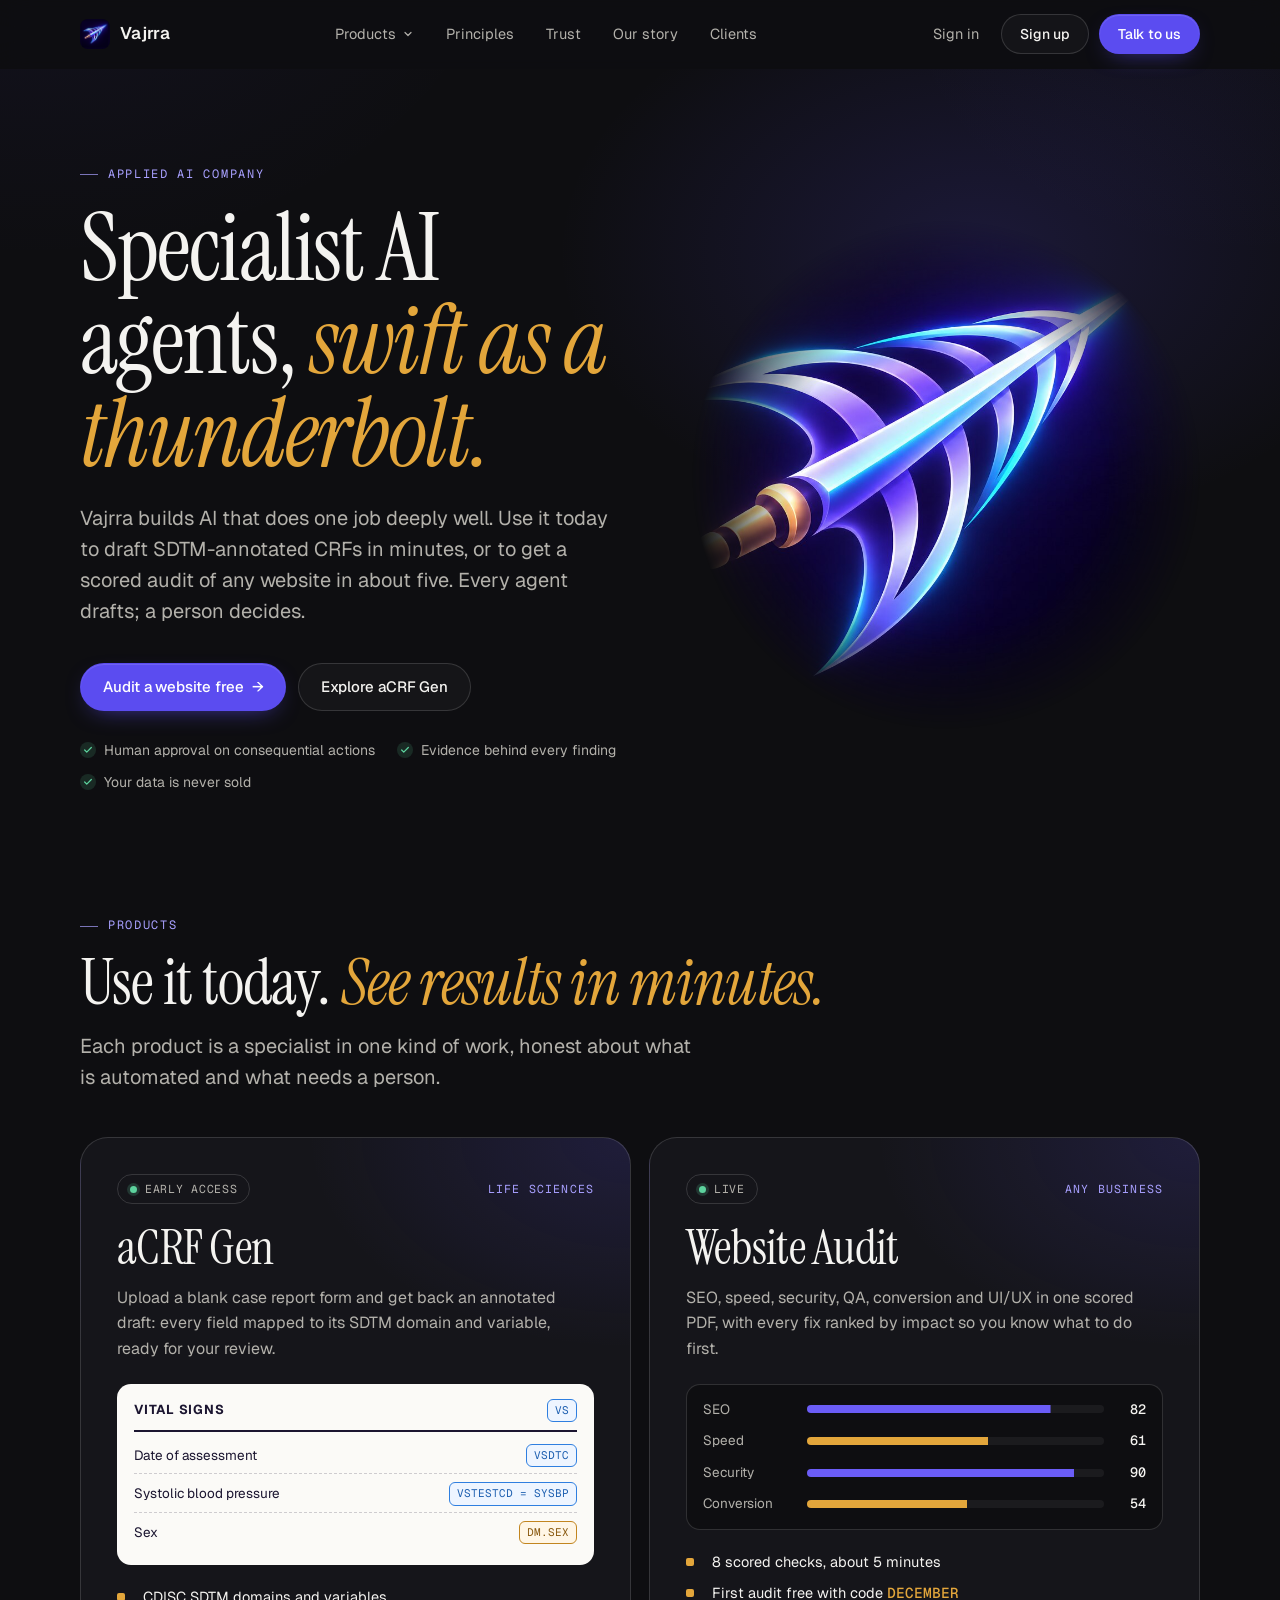
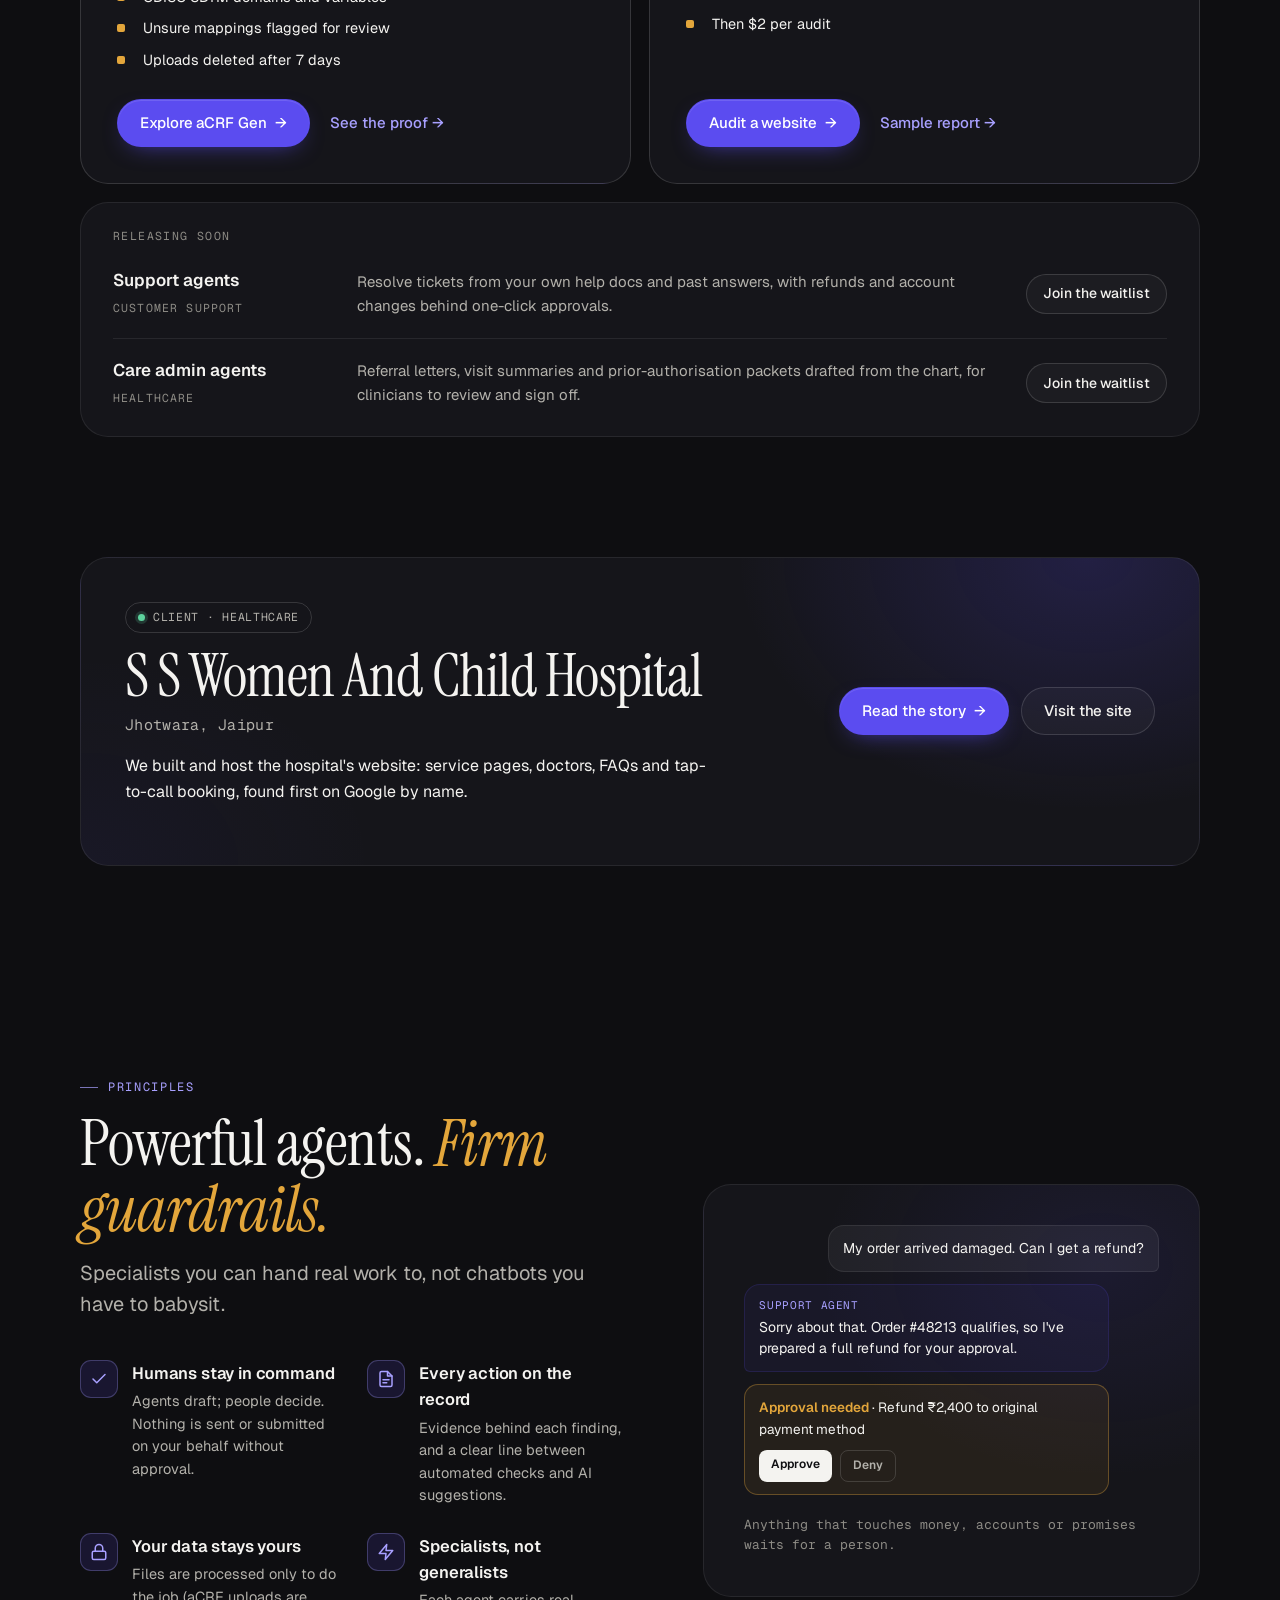
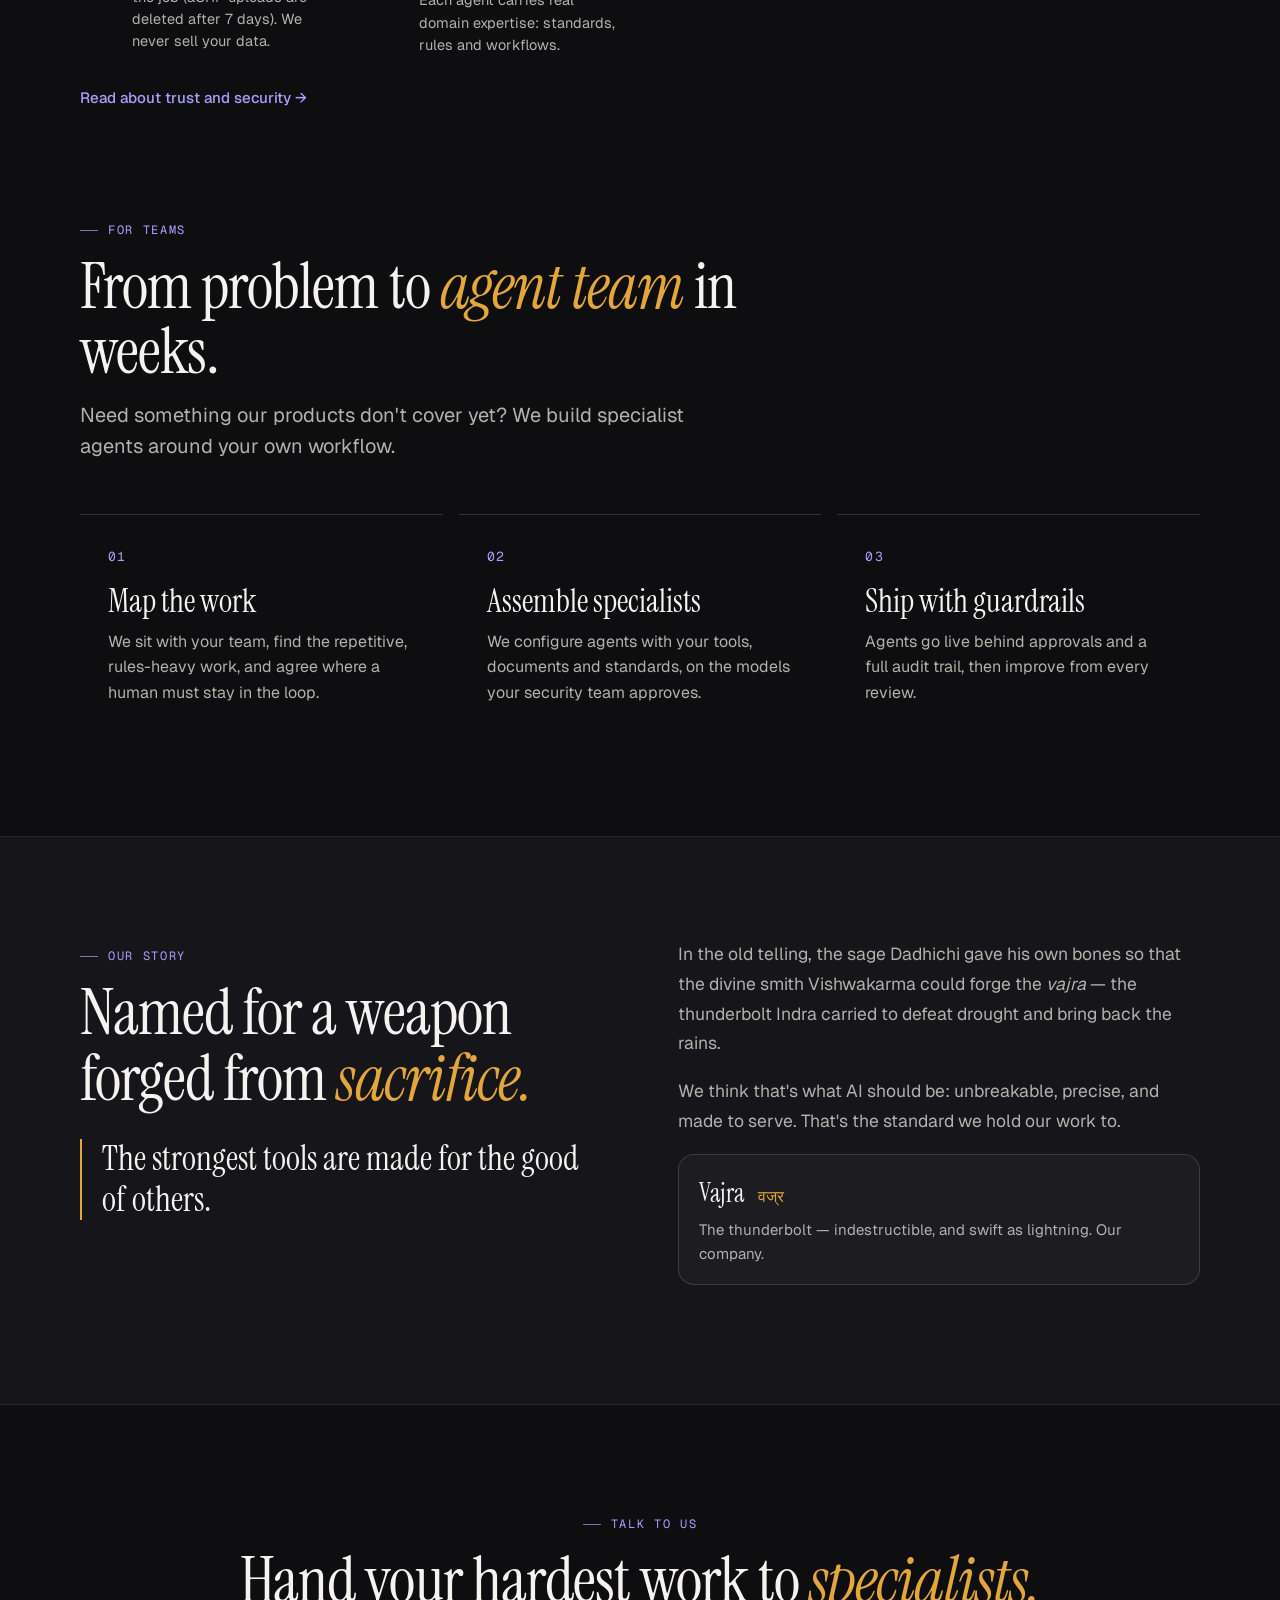
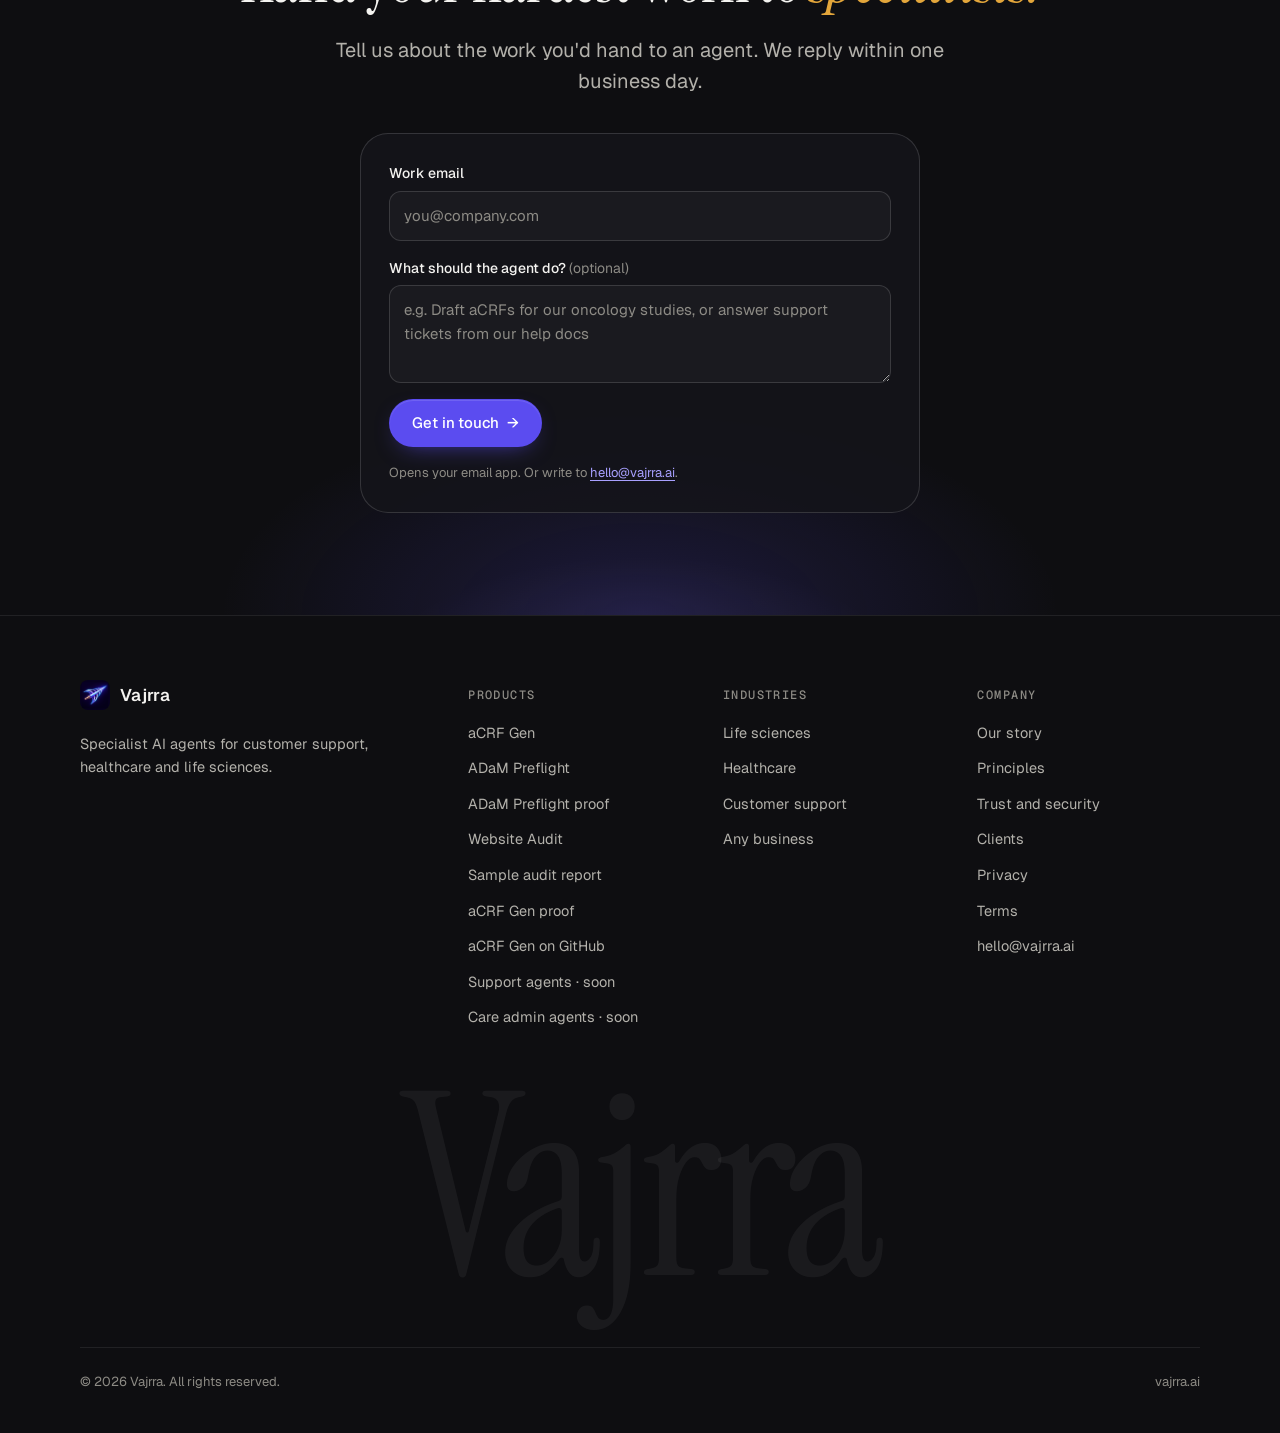
<file: index.html>
<!doctype html>
<html lang="en">
<head>
  <meta charset="utf-8" />
  <meta name="viewport" content="width=device-width, initial-scale=1" />
  <title>Vajrra — Specialist AI agents for life sciences &amp; healthcare</title>
  <meta name="description" content="Vajrra builds specialist AI agents for customer support, healthcare and life sciences — precise, auditable, and always answerable to a human." />
  <meta name="theme-color" content="#0e0e11" />
  <link rel="canonical" href="https://vajrra.ai/" />
  <link rel="icon" type="image/png" sizes="32x32" href="assets/favicon-32.png" />
  <link rel="apple-touch-icon" href="assets/apple-touch-icon.png" />
  <meta property="og:type" content="website" />
  <meta property="og:site_name" content="Vajrra" />
  <meta property="og:title" content="Vajrra — Specialist AI agents for life sciences &amp; healthcare" />
  <meta property="og:description" content="Specialist AI agents for customer support, healthcare and life sciences." />
  <meta property="og:url" content="https://vajrra.ai/" />
  <meta property="og:image" content="https://vajrra.ai/assets/og-image.jpg" />
  <meta name="twitter:card" content="summary_large_image" />
  <link rel="preconnect" href="https://fonts.googleapis.com" />
  <link rel="preconnect" href="https://fonts.gstatic.com" crossorigin />
  <link href="https://fonts.googleapis.com/css2?family=Geist:wght@400;500;600;700&family=Geist+Mono:wght@400;500&family=Instrument+Serif:ital@0;1&display=swap" rel="stylesheet" />
  <link rel="stylesheet" href="styles.css?v=10" />
  <script type="application/ld+json">
    {"@context":"https://schema.org","@graph":[{"@type":"Organization","@id":"https://vajrra.ai/#org","name":"Vajrra","url":"https://vajrra.ai/","logo":"https://vajrra.ai/assets/logo-mark.png","email":"hello@vajrra.ai","description":"Vajrra builds specialist AI agents for customer support, healthcare and life sciences."},{"@type":"WebSite","@id":"https://vajrra.ai/#site","url":"https://vajrra.ai/","name":"Vajrra","publisher":{"@id":"https://vajrra.ai/#org"}}]}
  </script>
</head>
<body>
  <a class="skip" href="#main">Skip to content</a>

  <header class="nav">
    <div class="wrap nav-inner">
      <a class="brand" href="/" aria-label="Vajrra home"><img src="assets/logo-mark.png" alt="" width="30" height="30" />Vajrra</a>
      <nav class="nav-links" aria-label="Primary">
        <div class="nav-item">
          <button class="nav-trigger" aria-expanded="false" aria-controls="products-menu">Products <svg width="12" height="12" viewBox="0 0 24 24" fill="none" stroke="currentColor" stroke-width="2.4" stroke-linecap="round" stroke-linejoin="round" aria-hidden="true"><path d="m6 9 6 6 6-6"/></svg></button>
          <div class="nav-menu" id="products-menu">
            <div class="nav-menu-inner">
              <div class="menu-group">
                <span class="menu-label">Life sciences</span>
                <a class="menu-link" href="acrf.html"><strong>aCRF Gen <em class="badge">Early access</em></strong><small>SDTM-annotated CRFs, drafted in minutes.</small></a>
                <a class="menu-link" href="preflight.html"><strong>ADaM Preflight <em class="badge">Early access</em></strong><small>ADaM specs and datasets, checked against CDISC rules.</small></a>
              </div>
              <div class="menu-group">
                <span class="menu-label">Any business</span>
                <a class="menu-link" href="audit.html"><strong>Website Audit <em class="badge">New</em></strong><small>A scored SEO, speed and security report for any site.</small></a>
              </div>
              <div class="menu-group">
                <span class="menu-label">Customer support</span>
                <a class="menu-link soon" href="#customer-support"><strong>Support agents <em class="badge soon">Releasing soon</em></strong><small>Resolve tickets from your own docs, with approvals.</small></a>
              </div>
              <div class="menu-group">
                <span class="menu-label">Healthcare</span>
                <a class="menu-link soon" href="#healthcare"><strong>Care admin agents <em class="badge soon">Releasing soon</em></strong><small>Referrals, summaries and prior-auth packets, drafted.</small></a>
              </div>
            </div>
          </div>
        </div>
        <a href="#principles">Principles</a>
        <a href="trust.html">Trust</a>
        <a href="#story">Our story</a>
        <a href="client-ss-women-child-hospital.html">Clients</a>
      </nav>
      <div class="nav-cta">
        <a class="nav-signin" href="https://accounts.vajrra.ai/signin">Sign in</a>
        <a class="btn btn-ghost" href="https://accounts.vajrra.ai/signin?mode=signup">Sign up</a>
        <a class="btn btn-primary" href="#contact">Talk to us</a>
        <button class="menu-toggle" aria-label="Open menu" aria-expanded="false" aria-controls="mobile-menu">
          <svg width="18" height="18" viewBox="0 0 24 24" fill="none" stroke="currentColor" stroke-width="2" stroke-linecap="round"><path d="M4 7h16M4 12h16M4 17h16"/></svg>
        </button>
      </div>
    </div>
    <div class="mobile-menu" id="mobile-menu">
      <span class="mobile-label">Products</span>
      <a href="acrf.html">aCRF Gen <em class="badge">Early access</em></a>
      <a href="preflight.html">ADaM Preflight <em class="badge">Early access</em></a>
      <a href="audit.html">Website Audit <em class="badge">New</em></a>
      <a href="#customer-support">Support agents <em class="badge soon">Soon</em></a>
      <a href="#healthcare">Care admin agents <em class="badge soon">Soon</em></a>
      <span class="mobile-label">Account</span>
      <a href="https://accounts.vajrra.ai/signin">Sign in</a>
      <a href="https://accounts.vajrra.ai/signin?mode=signup">Sign up</a>
      <span class="mobile-label">Company</span>
      <a href="#principles">Principles</a>
      <a href="trust.html">Trust</a>
      <a href="#story">Our story</a>
      <a href="client-ss-women-child-hospital.html">Clients</a>
      <a href="#contact">Talk to us</a>
    </div>
  </header>

  <main id="main">
    <!-- Hero -->
    <section class="hero">
      <div class="wrap hero-grid">
        <div class="hero-copy">
          <span class="eyebrow">Applied AI company</span>
          <h1 class="display">Specialist AI agents, <em>swift as a thunderbolt.</em></h1>
          <p class="lede">Vajrra builds AI that does one job deeply well. Use it today to draft SDTM-annotated CRFs in minutes, or to get a scored audit of any website in about five. Every agent drafts; a person decides.</p>
          <div class="cta-row">
            <a class="btn btn-primary" href="audit.html">Audit a website free <span class="arrow" aria-hidden="true">→</span></a>
            <a class="btn btn-ghost" href="acrf.html">Explore aCRF Gen</a>
          </div>
          <ul class="hero-trust">
            <li>Human approval on consequential actions</li>
            <li>Evidence behind every finding</li>
            <li>Your data is never sold</li>
          </ul>
        </div>

        <div class="hero-visual" aria-hidden="true">
          <div class="hero-art"><img src="assets/vajra-hero.jpg" alt="" width="1300" height="1024" fetchpriority="high" /></div>
        </div>
      </div>
    </section>

    <!-- Products: live now -->
    <section class="section section-tight" id="products">
      <div class="wrap">
        <div class="section-head reveal">
          <span class="eyebrow">Products</span>
          <h2 class="h2">Use it today. <em>See results in minutes.</em></h2>
          <p class="lede">Each product is a specialist in one kind of work, honest about what is automated and what needs a person.</p>
        </div>

        <div class="live-grid">
          <article class="live-card reveal" id="life-sciences">
            <div class="astra-top"><span class="pill"><span class="live"></span>Early access</span><span class="astra-for">Life sciences</span></div>
            <h3>aCRF Gen</h3>
            <p>Upload a blank case report form and get back an annotated draft: every field mapped to its SDTM domain and variable, ready for your review.</p>
            <div class="mini-crf" aria-hidden="true">
              <div class="mini-crf-title"><b>Vital signs</b><span class="anno vs">VS</span></div>
              <div class="mini-crf-row"><span>Date of assessment</span><span class="anno vs">VSDTC</span></div>
              <div class="mini-crf-row"><span>Systolic blood pressure</span><span class="anno vs">VSTESTCD = SYSBP</span></div>
              <div class="mini-crf-row"><span>Sex</span><span class="anno dm">DM.SEX</span></div>
            </div>
            <ul class="facts">
              <li>CDISC SDTM domains and variables</li>
              <li>Unsure mappings flagged for review</li>
              <li>Uploads deleted after 7 days</li>
            </ul>
            <div class="card-actions">
              <a class="btn btn-primary" href="acrf.html">Explore aCRF Gen <span class="arrow" aria-hidden="true">→</span></a>
              <a class="text-link" href="proof.html">See the proof →</a>
            </div>
          </article>

          <article class="live-card reveal" id="website-audit">
            <div class="astra-top"><span class="pill"><span class="live"></span>Live</span><span class="astra-for">Any business</span></div>
            <h3>Website Audit</h3>
            <p>SEO, speed, security, QA, conversion and UI/UX in one scored PDF, with every fix ranked by impact so you know what to do first.</p>
            <div class="mini-scores" aria-hidden="true">
              <div class="mini-score"><span>SEO</span><i style="--v: 82%"></i><b>82</b></div>
              <div class="mini-score"><span>Speed</span><i class="warn" style="--v: 61%"></i><b>61</b></div>
              <div class="mini-score"><span>Security</span><i style="--v: 90%"></i><b>90</b></div>
              <div class="mini-score"><span>Conversion</span><i class="warn" style="--v: 54%"></i><b>54</b></div>
            </div>
            <ul class="facts">
              <li>8 scored checks, about 5 minutes</li>
              <li><span>First audit free with code <strong>DECEMBER</strong></span></li>
              <li>Then $2 per audit</li>
            </ul>
            <div class="card-actions">
              <a class="btn btn-primary" href="audit.html">Audit a website <span class="arrow" aria-hidden="true">→</span></a>
              <a class="text-link" href="sample-report.html">Sample report →</a>
            </div>
          </article>
        </div>

        <div class="soon-list reveal">
          <span class="soon-label">Releasing soon</span>
          <div class="soon-row" id="customer-support">
            <div><strong>Support agents</strong><span class="astra-for">Customer support</span></div>
            <p>Resolve tickets from your own help docs and past answers, with refunds and account changes behind one-click approvals.</p>
            <a class="btn btn-ghost btn-sm" href="mailto:hello@vajrra.ai?subject=Support%20agents%20%E2%80%94%20early%20access">Join the waitlist</a>
          </div>
          <div class="soon-row" id="healthcare">
            <div><strong>Care admin agents</strong><span class="astra-for">Healthcare</span></div>
            <p>Referral letters, visit summaries and prior-authorisation packets drafted from the chart, for clinicians to review and sign off.</p>
            <a class="btn btn-ghost btn-sm" href="mailto:hello@vajrra.ai?subject=Care%20admin%20agents%20%E2%80%94%20early%20access">Join the waitlist</a>
          </div>
        </div>
      </div>
    </section>

    <!-- Clients -->
    <section class="section section-tight" id="our-work" style="padding-top: 0">
      <div class="wrap">
        <article class="product flagship platform-band reveal">
          <div>
            <span class="pill"><span class="live"></span>Client · Healthcare</span>
            <h3>S S Women And Child Hospital</h3>
            <div class="sub">Jhotwara, Jaipur</div>
            <p>We built and host the hospital's website: service pages, doctors, FAQs and tap-to-call booking, found first on Google by name.</p>
          </div>
          <div class="cta-row">
            <a class="btn btn-primary" href="client-ss-women-child-hospital.html">Read the story <span class="arrow" aria-hidden="true">→</span></a>
            <a class="btn btn-ghost" href="https://www.sswomenandchildhospital.com/" rel="noopener">Visit the site</a>
          </div>
        </article>
      </div>
    </section>

    <!-- Principles -->
    <section class="section" id="principles">
      <div class="wrap principles-grid">
        <div>
          <div class="section-head reveal">
            <span class="eyebrow">Principles</span>
            <h2 class="h2">Powerful agents. <em>Firm guardrails.</em></h2>
            <p class="lede">Specialists you can hand real work to, not chatbots you have to babysit.</p>
          </div>
          <div class="principles reveal">
            <div class="principle">
              <div class="icon"><svg width="18" height="18" viewBox="0 0 24 24" fill="none" stroke="currentColor" stroke-width="2" stroke-linecap="round" stroke-linejoin="round"><path d="M20 6 9 17l-5-5"/></svg></div>
              <div><h3>Humans stay in command</h3><p>Agents draft; people decide. Nothing is sent or submitted on your behalf without approval.</p></div>
            </div>
            <div class="principle">
              <div class="icon"><svg width="18" height="18" viewBox="0 0 24 24" fill="none" stroke="currentColor" stroke-width="2" stroke-linecap="round" stroke-linejoin="round"><path d="M14 2H6a2 2 0 0 0-2 2v16a2 2 0 0 0 2 2h12a2 2 0 0 0 2-2V8z"/><path d="M14 2v6h6M8 13h8M8 17h5"/></svg></div>
              <div><h3>Every action on the record</h3><p>Evidence behind each finding, and a clear line between automated checks and AI suggestions.</p></div>
            </div>
            <div class="principle">
              <div class="icon"><svg width="18" height="18" viewBox="0 0 24 24" fill="none" stroke="currentColor" stroke-width="2" stroke-linecap="round" stroke-linejoin="round"><rect x="3" y="11" width="18" height="11" rx="2"/><path d="M7 11V7a5 5 0 0 1 10 0v4"/></svg></div>
              <div><h3>Your data stays yours</h3><p>Files are processed only to do the job (aCRF uploads are deleted after 7 days). We never sell your data.</p></div>
            </div>
            <div class="principle">
              <div class="icon"><svg width="18" height="18" viewBox="0 0 24 24" fill="none" stroke="currentColor" stroke-width="2" stroke-linecap="round" stroke-linejoin="round"><path d="M13 2 3 14h9l-1 8 10-12h-9z"/></svg></div>
              <div><h3>Specialists, not generalists</h3><p>Each agent carries real domain expertise: standards, rules and workflows.</p></div>
            </div>
          </div>
          <a class="text-link reveal" href="trust.html">Read about trust and security →</a>
        </div>
        <div class="panel-visual principles-visual reveal" aria-hidden="true">
          <div class="msg user">My order arrived damaged. Can I get a refund?</div>
          <div class="msg bot"><span class="tag">SUPPORT AGENT</span>Sorry about that. Order #48213 qualifies, so I've prepared a full refund for your approval.</div>
          <div class="approval"><b>Approval needed</b> · Refund ₹2,400 to original payment method<div class="row"><span>Approve</span><span>Deny</span></div></div>
          <p class="visual-caption">Anything that touches money, accounts or promises waits for a person.</p>
        </div>
      </div>
    </section>

    <!-- How it works -->
    <section class="section" style="padding-top: 0">
      <div class="wrap">
        <div class="section-head reveal">
          <span class="eyebrow">For teams</span>
          <h2 class="h2">From problem to <em>agent team</em> in weeks.</h2>
          <p class="lede">Need something our products don't cover yet? We build specialist agents around your own workflow.</p>
        </div>
        <div class="steps">
          <div class="step reveal"><h3>Map the work</h3><p>We sit with your team, find the repetitive, rules-heavy work, and agree where a human must stay in the loop.</p></div>
          <div class="step reveal"><h3>Assemble specialists</h3><p>We configure agents with your tools, documents and standards, on the models your security team approves.</p></div>
          <div class="step reveal"><h3>Ship with guardrails</h3><p>Agents go live behind approvals and a full audit trail, then improve from every review.</p></div>
        </div>
      </div>
    </section>

    <!-- Origin story -->
    <section class="section origin" id="story">
      <div class="wrap origin-grid">
        <div class="reveal">
          <span class="eyebrow">Our story</span>
          <h2 class="h2">Named for a weapon forged from <em>sacrifice.</em></h2>
          <p class="quote">The strongest tools are made for the good of others.</p>
        </div>
        <div class="reveal">
          <p>In the old telling, the sage Dadhichi gave his own bones so that the divine smith Vishwakarma could forge the <em>vajra</em> — the thunderbolt Indra carried to defeat drought and bring back the rains.</p>
          <p>We think that's what AI should be: unbreakable, precise, and made to serve. That's the standard we hold our work to.</p>
          <dl class="glossary">
            <div><dt>Vajra <small>वज्र</small></dt><dd>The thunderbolt — indestructible, and swift as lightning. Our company.</dd></div>
          </dl>
        </div>
      </div>
    </section>

    <!-- Final CTA -->
    <section class="section final" id="contact">
      <div class="wrap reveal">
        <span class="eyebrow">Talk to us</span>
        <h2 class="h2">Hand your hardest work to <em>specialists.</em></h2>
        <p class="lede">Tell us about the work you'd hand to an agent. We reply within one business day.</p>
        <form class="contact-card" novalidate>
          <div class="field">
            <label for="email">Work email</label>
            <input id="email" type="email" name="email" placeholder="you@company.com" autocomplete="email" required />
          </div>
          <div class="field">
            <label for="message">What should the agent do? <span>(optional)</span></label>
            <textarea id="message" name="message" rows="3" placeholder="e.g. Draft aCRFs for our oncology studies, or answer support tickets from our help docs"></textarea>
          </div>
          <button class="btn btn-primary" type="submit">Get in touch <span class="arrow" aria-hidden="true">→</span></button>
          <p class="form-note" role="status">Opens your email app. Or write to <a href="mailto:hello@vajrra.ai">hello@vajrra.ai</a>.</p>
        </form>
      </div>
    </section>
  </main>

  <footer class="footer">
    <div class="wrap">
      <div class="footer-grid">
        <div>
          <a class="brand" href="/"><img src="assets/logo-mark.png" alt="" width="30" height="30" />Vajrra</a>
          <p>Specialist AI agents for customer support, healthcare and life sciences.</p>
        </div>
        <div>
          <h4>Products</h4>
          <ul><li><a href="acrf.html">aCRF Gen</a></li><li><a href="preflight.html">ADaM Preflight</a></li><li><a href="preflight-proof.html">ADaM Preflight proof</a></li><li><a href="audit.html">Website Audit</a></li><li><a href="sample-report.html">Sample audit report</a></li><li><a href="proof.html">aCRF Gen proof</a></li><li><a href="https://github.com/himanshuoo7/CRF_Annotation" rel="noopener">aCRF Gen on GitHub</a></li><li><a href="#customer-support">Support agents · soon</a></li><li><a href="#healthcare">Care admin agents · soon</a></li></ul>
        </div>
        <div>
          <h4>Industries</h4>
          <ul><li><a href="#life-sciences">Life sciences</a></li><li><a href="#healthcare">Healthcare</a></li><li><a href="#customer-support">Customer support</a></li><li><a href="#website-audit">Any business</a></li></ul>
        </div>
        <div>
          <h4>Company</h4>
          <ul><li><a href="#story">Our story</a></li><li><a href="#principles">Principles</a></li><li><a href="trust.html">Trust and security</a></li><li><a href="client-ss-women-child-hospital.html">Clients</a></li><li><a href="privacy.html">Privacy</a></li><li><a href="terms.html">Terms</a></li><li><a href="mailto:hello@vajrra.ai">hello@vajrra.ai</a></li></ul>
        </div>
      </div>
      <div class="wordmark" aria-hidden="true">Vajrra</div>
      <div class="footer-base">
        <span>© <span data-year>2026</span> Vajrra. All rights reserved.</span>
        <span>vajrra.ai</span>
      </div>
    </div>
  </footer>

  <script src="main.js?v=8" defer></script>
</body>
</html>
</file>
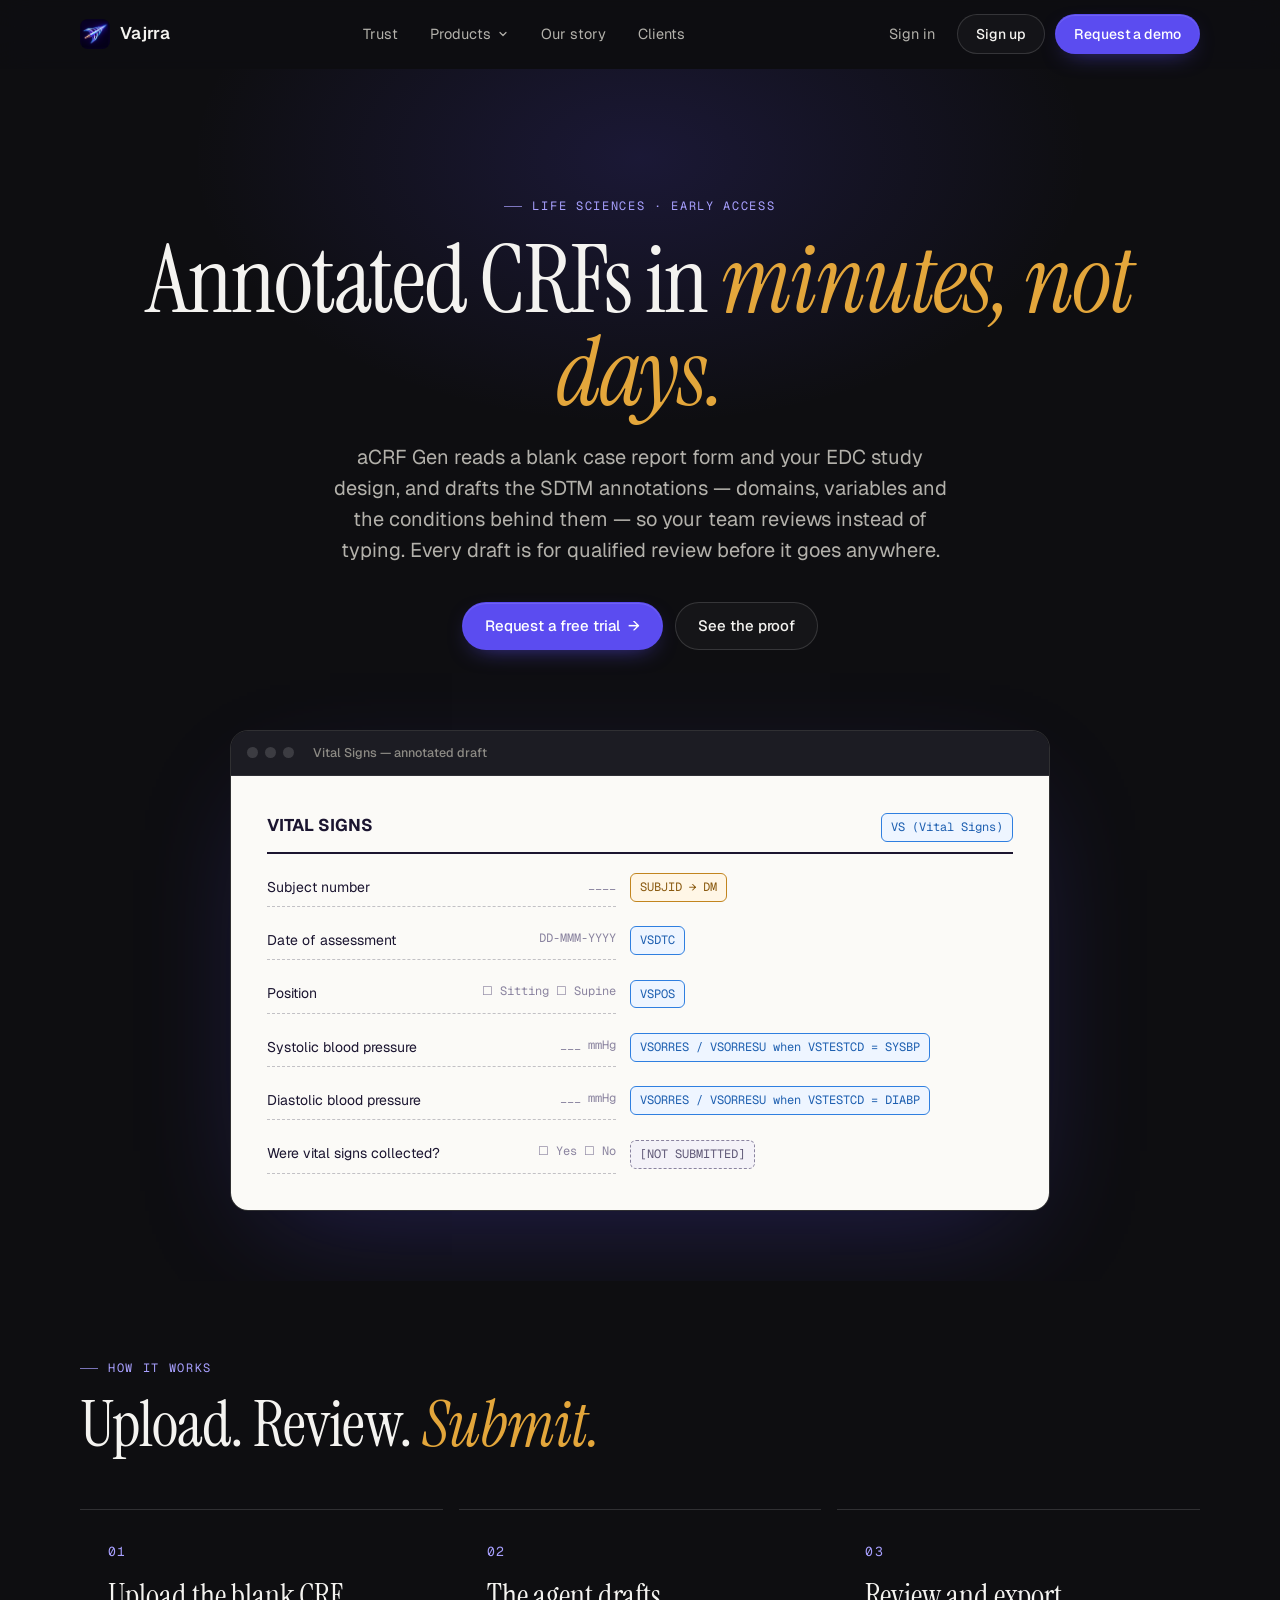
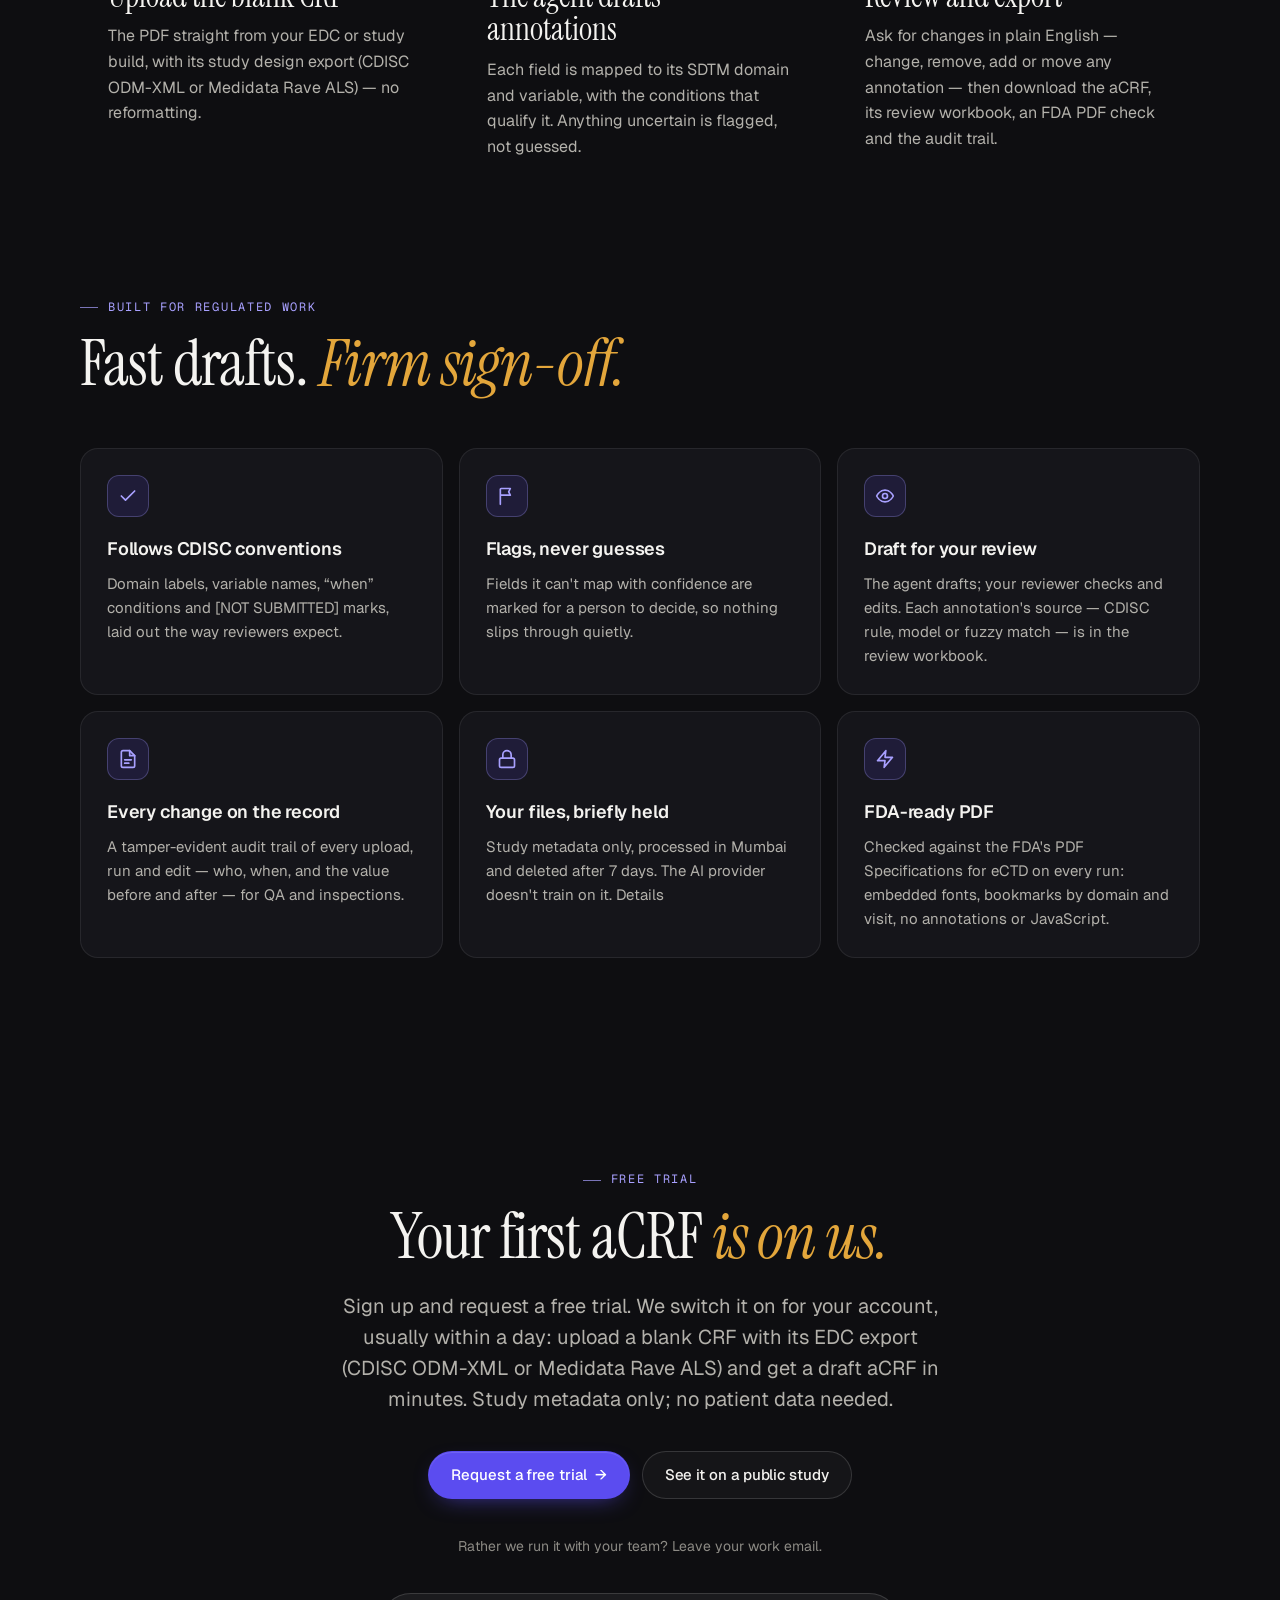
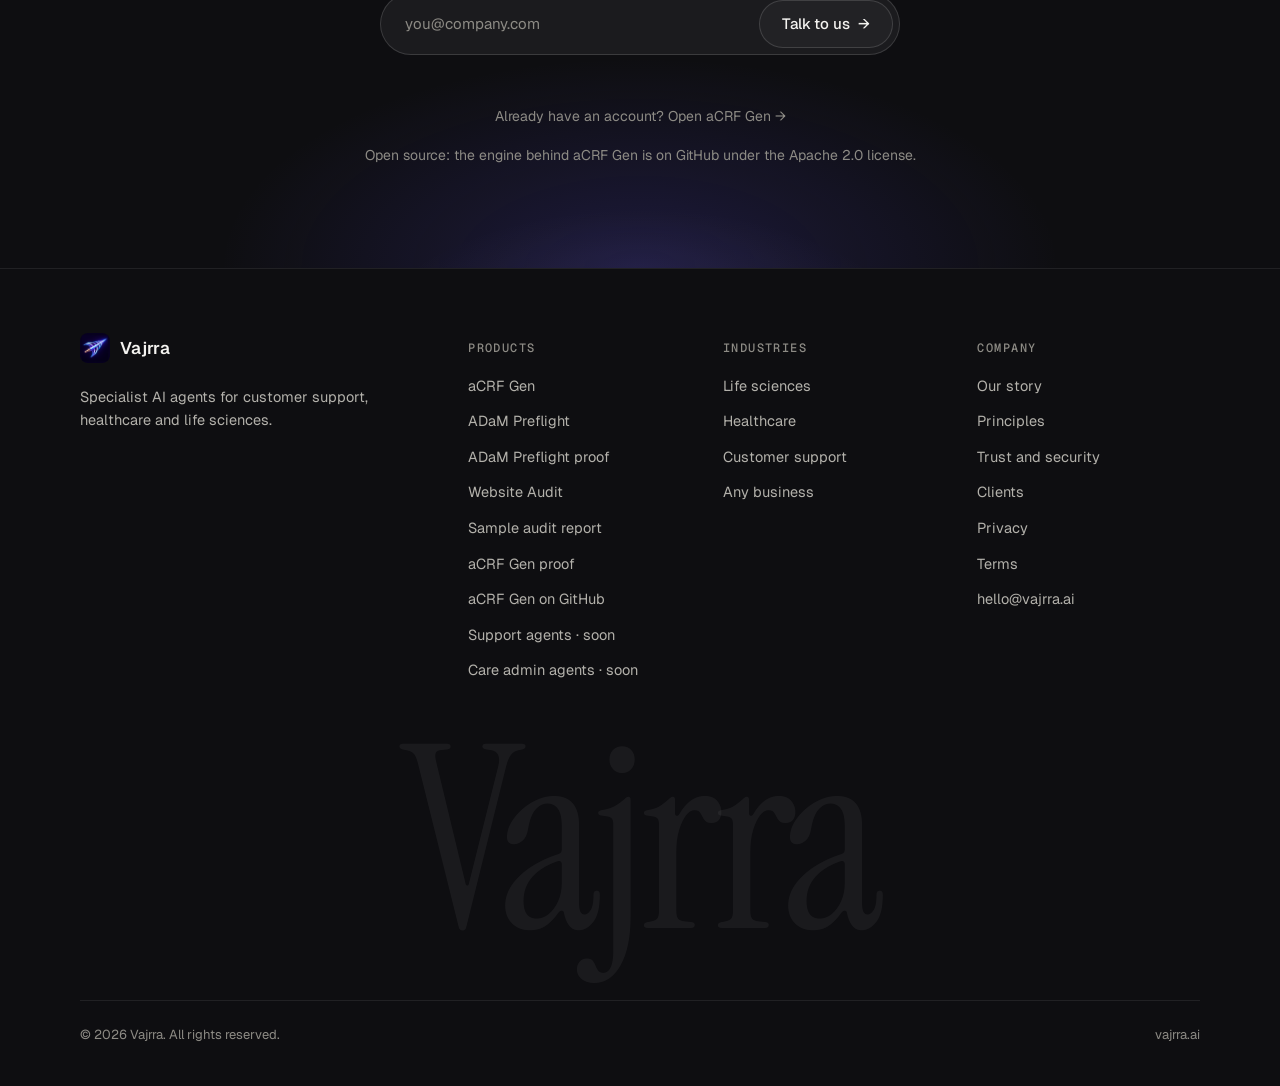
<file: acrf.html>
<!doctype html>
<html lang="en">
<head>
  <meta charset="utf-8" />
  <meta name="viewport" content="width=device-width, initial-scale=1" />
  <title>aCRF Gen — SDTM-annotated CRFs in minutes · Vajrra</title>
  <meta name="description" content="aCRF Gen drafts SDTM annotations on your blank case report forms — domains, variables and conditions — for your team to review, with every annotation traceable." />
  <meta name="theme-color" content="#0e0e11" />
  <link rel="canonical" href="https://vajrra.ai/acrf.html" />
  <link rel="icon" type="image/png" sizes="32x32" href="assets/favicon-32.png" />
  <link rel="apple-touch-icon" href="assets/apple-touch-icon.png" />
  <meta property="og:type" content="product" />
  <meta property="og:site_name" content="Vajrra" />
  <meta property="og:title" content="aCRF Gen — SDTM-annotated CRFs in minutes" />
  <meta property="og:description" content="Annotated CRFs drafted by a specialist agent, reviewed by your team." />
  <meta property="og:url" content="https://vajrra.ai/acrf.html" />
  <meta property="og:image" content="https://vajrra.ai/assets/og-image.jpg" />
  <meta name="twitter:card" content="summary_large_image" />
  <link rel="preconnect" href="https://fonts.googleapis.com" />
  <link rel="preconnect" href="https://fonts.gstatic.com" crossorigin />
  <link href="https://fonts.googleapis.com/css2?family=Geist:wght@400;500;600;700&family=Geist+Mono:wght@400;500&family=Instrument+Serif:ital@0;1&display=swap" rel="stylesheet" />
  <link rel="stylesheet" href="styles.css?v=10" />
  <script type="application/ld+json">
    {"@context":"https://schema.org","@type":"SoftwareApplication","name":"aCRF Gen","applicationCategory":"BusinessApplication","operatingSystem":"Web","url":"https://vajrra.ai/acrf.html","description":"Drafts SDTM annotations on blank case report forms for qualified review.","publisher":{"@type":"Organization","name":"Vajrra","url":"https://vajrra.ai/"}}
  </script>
</head>
<body>
  <a class="skip" href="#main">Skip to content</a>

  <header class="nav">
    <div class="wrap nav-inner">
      <a class="brand" href="index.html" aria-label="Vajrra home"><img src="assets/logo-mark.png" alt="" width="30" height="30" />Vajrra</a>
      <nav class="nav-links" aria-label="Primary">
        <a href="trust.html">Trust</a>
        <div class="nav-item">
          <button class="nav-trigger" aria-expanded="false" aria-controls="products-menu">Products <svg width="12" height="12" viewBox="0 0 24 24" fill="none" stroke="currentColor" stroke-width="2.4" stroke-linecap="round" stroke-linejoin="round" aria-hidden="true"><path d="m6 9 6 6 6-6"/></svg></button>
          <div class="nav-menu" id="products-menu">
            <div class="nav-menu-inner">
              <div class="menu-group">
                <span class="menu-label">Life sciences</span>
                <a class="menu-link" href="acrf.html" aria-current="page"><strong>aCRF Gen <em class="badge">Early access</em></strong><small>SDTM-annotated CRFs, drafted in minutes.</small></a>
                <a class="menu-link" href="preflight.html"><strong>ADaM Preflight <em class="badge">Early access</em></strong><small>ADaM specs and datasets, checked against CDISC rules.</small></a>
              </div>
              <div class="menu-group">
                <span class="menu-label">Any business</span>
                <a class="menu-link" href="audit.html"><strong>Website Audit <em class="badge">New</em></strong><small>A scored SEO, speed and security report for any site.</small></a>
              </div>
              <div class="menu-group">
                <span class="menu-label">Customer support</span>
                <a class="menu-link soon" href="index.html#customer-support"><strong>Support agents <em class="badge soon">Releasing soon</em></strong><small>Resolve tickets from your own docs, with approvals.</small></a>
              </div>
              <div class="menu-group">
                <span class="menu-label">Healthcare</span>
                <a class="menu-link soon" href="index.html#healthcare"><strong>Care admin agents <em class="badge soon">Releasing soon</em></strong><small>Referrals, summaries and prior-auth packets, drafted.</small></a>
              </div>
            </div>
          </div>
        </div>
        <a href="index.html#story">Our story</a>
        <a href="client-ss-women-child-hospital.html">Clients</a>
      </nav>
      <div class="nav-cta">
        <a class="nav-signin" href="https://accounts.vajrra.ai/signin">Sign in</a>
        <a class="btn btn-ghost" href="https://accounts.vajrra.ai/signin?mode=signup">Sign up</a>
        <a class="btn btn-primary" href="#demo">Request a demo</a>
        <button class="menu-toggle" aria-label="Open menu" aria-expanded="false" aria-controls="mobile-menu">
          <svg width="18" height="18" viewBox="0 0 24 24" fill="none" stroke="currentColor" stroke-width="2" stroke-linecap="round"><path d="M4 7h16M4 12h16M4 17h16"/></svg>
        </button>
      </div>
    </div>
    <div class="mobile-menu" id="mobile-menu">
      <span class="mobile-label">Products</span>
      <a href="acrf.html">aCRF Gen <em class="badge">Early access</em></a>
      <a href="preflight.html">ADaM Preflight <em class="badge">Early access</em></a>
      <a href="audit.html">Website Audit <em class="badge">New</em></a>
      <a href="index.html#customer-support">Support agents <em class="badge soon">Soon</em></a>
      <a href="index.html#healthcare">Care admin agents <em class="badge soon">Soon</em></a>
      <span class="mobile-label">Account</span>
      <a href="https://accounts.vajrra.ai/signin">Sign in</a>
      <a href="https://accounts.vajrra.ai/signin?mode=signup">Sign up</a>
      <span class="mobile-label">Company</span>
      <a href="trust.html">Trust</a>
      <a href="index.html#story">Our story</a>
      <a href="client-ss-women-child-hospital.html">Clients</a>
      <a href="#demo">Request a demo</a>
    </div>
  </header>

  <main id="main">
    <section class="page-hero">
      <div class="wrap">
        <span class="eyebrow">Life sciences · Early access</span>
        <h1 class="display">Annotated CRFs in <em>minutes, not days.</em></h1>
        <p class="lede">aCRF Gen reads a blank case report form and your EDC study design, and drafts the SDTM annotations — domains, variables and the conditions behind them — so your team reviews instead of typing. Every draft is for qualified review before it goes anywhere.</p>
        <div class="cta-row">
          <a class="btn btn-primary" href="https://accounts.vajrra.ai/signin?mode=signup&amp;next=%2Facrf">Request a free trial <span class="arrow" aria-hidden="true">→</span></a>
          <a class="btn btn-ghost" href="proof.html">See the proof</a>
        </div>

        <div class="crf-mock" role="img" aria-label="Example: a Vital Signs CRF page with SDTM annotations beside each field">
          <div class="app-bar"><i></i><i></i><i></i><b>Vital Signs — annotated draft</b></div>
          <div class="crf-page">
            <div class="crf-title"><b>VITAL SIGNS</b><span class="anno vs">VS (Vital Signs)</span></div>
            <div class="crf-row"><div class="crf-field">Subject number <i>____</i></div><span class="anno dm">SUBJID → DM</span></div>
            <div class="crf-row"><div class="crf-field">Date of assessment <i>DD-MMM-YYYY</i></div><span class="anno vs">VSDTC</span></div>
            <div class="crf-row"><div class="crf-field">Position <i>☐ Sitting ☐ Supine</i></div><span class="anno vs">VSPOS</span></div>
            <div class="crf-row"><div class="crf-field">Systolic blood pressure <i>___ mmHg</i></div><span class="anno vs">VSORRES / VSORRESU when VSTESTCD = SYSBP</span></div>
            <div class="crf-row"><div class="crf-field">Diastolic blood pressure <i>___ mmHg</i></div><span class="anno vs">VSORRES / VSORRESU when VSTESTCD = DIABP</span></div>
            <div class="crf-row"><div class="crf-field">Were vital signs collected? <i>☐ Yes ☐ No</i></div><span class="anno note">[NOT SUBMITTED]</span></div>
          </div>
        </div>
      </div>
    </section>

    <section class="section" id="how" style="padding-top: clamp(40px, 6vw, 70px)">
      <div class="wrap">
        <div class="section-head reveal">
          <span class="eyebrow">How it works</span>
          <h2 class="h2">Upload. Review. <em>Submit.</em></h2>
        </div>
        <div class="steps">
          <div class="step reveal"><h3>Upload the blank CRF</h3><p>The PDF straight from your EDC or study build, with its study design export (CDISC ODM-XML or Medidata Rave ALS) — no reformatting.</p></div>
          <div class="step reveal"><h3>The agent drafts annotations</h3><p>Each field is mapped to its SDTM domain and variable, with the conditions that qualify it. Anything uncertain is flagged, not guessed.</p></div>
          <div class="step reveal"><h3>Review and export</h3><p>Ask for changes in plain English — change, remove, add or move any annotation — then download the aCRF, its review workbook, an FDA PDF check and the audit trail.</p></div>
        </div>
      </div>
    </section>

    <section class="section" style="padding-top: 0">
      <div class="wrap">
        <div class="section-head reveal">
          <span class="eyebrow">Built for regulated work</span>
          <h2 class="h2">Fast drafts. <em>Firm sign-off.</em></h2>
        </div>
        <div class="feature-grid">
          <div class="tile reveal">
            <div class="icon"><svg width="20" height="20" viewBox="0 0 24 24" fill="none" stroke="currentColor" stroke-width="2" stroke-linecap="round" stroke-linejoin="round"><path d="M20 6 9 17l-5-5"/></svg></div>
            <h3>Follows CDISC conventions</h3>
            <p>Domain labels, variable names, “when” conditions and [NOT SUBMITTED] marks, laid out the way reviewers expect.</p>
          </div>
          <div class="tile reveal">
            <div class="icon"><svg width="20" height="20" viewBox="0 0 24 24" fill="none" stroke="currentColor" stroke-width="2" stroke-linecap="round" stroke-linejoin="round"><path d="M4 22V4a1 1 0 0 1 1-1h11l-2 4 2 4H5"/></svg></div>
            <h3>Flags, never guesses</h3>
            <p>Fields it can't map with confidence are marked for a person to decide, so nothing slips through quietly.</p>
          </div>
          <div class="tile reveal">
            <div class="icon"><svg width="20" height="20" viewBox="0 0 24 24" fill="none" stroke="currentColor" stroke-width="2" stroke-linecap="round" stroke-linejoin="round"><path d="M2 12s3.5-7 10-7 10 7 10 7-3.5 7-10 7S2 12 2 12z"/><circle cx="12" cy="12" r="3"/></svg></div>
            <h3>Draft for your review</h3>
            <p>The agent drafts; your reviewer checks and edits. Each annotation's source — CDISC rule, model or fuzzy match — is in the review workbook.</p>
          </div>
          <div class="tile reveal">
            <div class="icon"><svg width="20" height="20" viewBox="0 0 24 24" fill="none" stroke="currentColor" stroke-width="2" stroke-linecap="round" stroke-linejoin="round"><path d="M14 2H6a2 2 0 0 0-2 2v16a2 2 0 0 0 2 2h12a2 2 0 0 0 2-2V8z"/><path d="M14 2v6h6M8 13h8M8 17h5"/></svg></div>
            <h3>Every change on the record</h3>
            <p>A tamper-evident audit trail of every upload, run and edit — who, when, and the value before and after — for QA and inspections.</p>
          </div>
          <div class="tile reveal">
            <div class="icon"><svg width="20" height="20" viewBox="0 0 24 24" fill="none" stroke="currentColor" stroke-width="2" stroke-linecap="round" stroke-linejoin="round"><rect x="3" y="11" width="18" height="11" rx="2"/><path d="M7 11V7a5 5 0 0 1 10 0v4"/></svg></div>
            <h3>Your files, briefly held</h3>
            <p>Study metadata only, processed in Mumbai and deleted after 7 days. The AI provider doesn't train on it. <a href="trust.html">Details</a></p>
          </div>
          <div class="tile reveal">
            <div class="icon"><svg width="20" height="20" viewBox="0 0 24 24" fill="none" stroke="currentColor" stroke-width="2" stroke-linecap="round" stroke-linejoin="round"><path d="M13 2 3 14h9l-1 8 10-12h-9z"/></svg></div>
            <h3>FDA-ready PDF</h3>
            <p>Checked against the FDA's PDF Specifications for eCTD on every run: embedded fonts, bookmarks by domain and visit, no annotations or JavaScript.</p>
          </div>
        </div>
      </div>
    </section>

    <section class="section final" id="demo">
      <div class="wrap reveal">
        <span class="eyebrow">Free trial</span>
        <h2 class="h2">Your first aCRF <em>is on us.</em></h2>
        <p class="lede">Sign up and request a free trial. We switch it on for your account, usually within a day: upload a blank CRF with its EDC export (CDISC ODM-XML or Medidata Rave ALS) and get a draft aCRF in minutes. Study metadata only; no patient data needed.</p>
        <div class="cta-row" style="justify-content: center">
          <a class="btn btn-primary" href="https://accounts.vajrra.ai/signin?mode=signup&amp;next=%2Facrf">Request a free trial <span class="arrow" aria-hidden="true">→</span></a>
          <a class="btn btn-ghost" href="proof.html">See it on a public study</a>
        </div>
        <p class="download-note" style="margin-top: 36px">Rather we run it with your team? Leave your work email.</p>
        <form class="contact-form" data-subject="aCRF Gen demo request" novalidate>
          <label class="skip" for="email">Work email</label>
          <input id="email" type="email" name="email" placeholder="you@company.com" autocomplete="email" required />
          <button class="btn btn-ghost" type="submit">Talk to us <span class="arrow" aria-hidden="true">→</span></button>
        </form>
        <p class="form-note" role="status"></p>
        <p class="download-note">Already have an account? <a href="https://accounts.vajrra.ai/acrf">Open aCRF Gen →</a></p>
        <p class="download-note">Open source: the engine behind aCRF Gen is on <a href="https://github.com/himanshuoo7/CRF_Annotation" rel="noopener">GitHub</a> under the Apache 2.0 license.</p>
      </div>
    </section>
  </main>

  <footer class="footer">
    <div class="wrap">
      <div class="footer-grid">
        <div>
          <a class="brand" href="index.html"><img src="assets/logo-mark.png" alt="" width="30" height="30" />Vajrra</a>
          <p>Specialist AI agents for customer support, healthcare and life sciences.</p>
        </div>
        <div>
          <h4>Products</h4>
          <ul><li><a href="acrf.html">aCRF Gen</a></li><li><a href="preflight.html">ADaM Preflight</a></li><li><a href="preflight-proof.html">ADaM Preflight proof</a></li><li><a href="audit.html">Website Audit</a></li><li><a href="sample-report.html">Sample audit report</a></li><li><a href="proof.html">aCRF Gen proof</a></li><li><a href="https://github.com/himanshuoo7/CRF_Annotation" rel="noopener">aCRF Gen on GitHub</a></li><li><a href="index.html#customer-support">Support agents · soon</a></li><li><a href="index.html#healthcare">Care admin agents · soon</a></li></ul>
        </div>
        <div>
          <h4>Industries</h4>
          <ul><li><a href="index.html#life-sciences">Life sciences</a></li><li><a href="index.html#healthcare">Healthcare</a></li><li><a href="index.html#customer-support">Customer support</a></li><li><a href="index.html#website-audit">Any business</a></li></ul>
        </div>
        <div>
          <h4>Company</h4>
          <ul><li><a href="index.html#story">Our story</a></li><li><a href="index.html#principles">Principles</a></li><li><a href="trust.html">Trust and security</a></li><li><a href="client-ss-women-child-hospital.html">Clients</a></li><li><a href="privacy.html">Privacy</a></li><li><a href="terms.html">Terms</a></li><li><a href="mailto:hello@vajrra.ai">hello@vajrra.ai</a></li></ul>
        </div>
      </div>
      <div class="wordmark" aria-hidden="true">Vajrra</div>
      <div class="footer-base">
        <span>© <span data-year>2026</span> Vajrra. All rights reserved.</span>
        <span>vajrra.ai</span>
      </div>
    </div>
  </footer>

  <script src="main.js?v=8" defer></script>
</body>
</html>
</file>
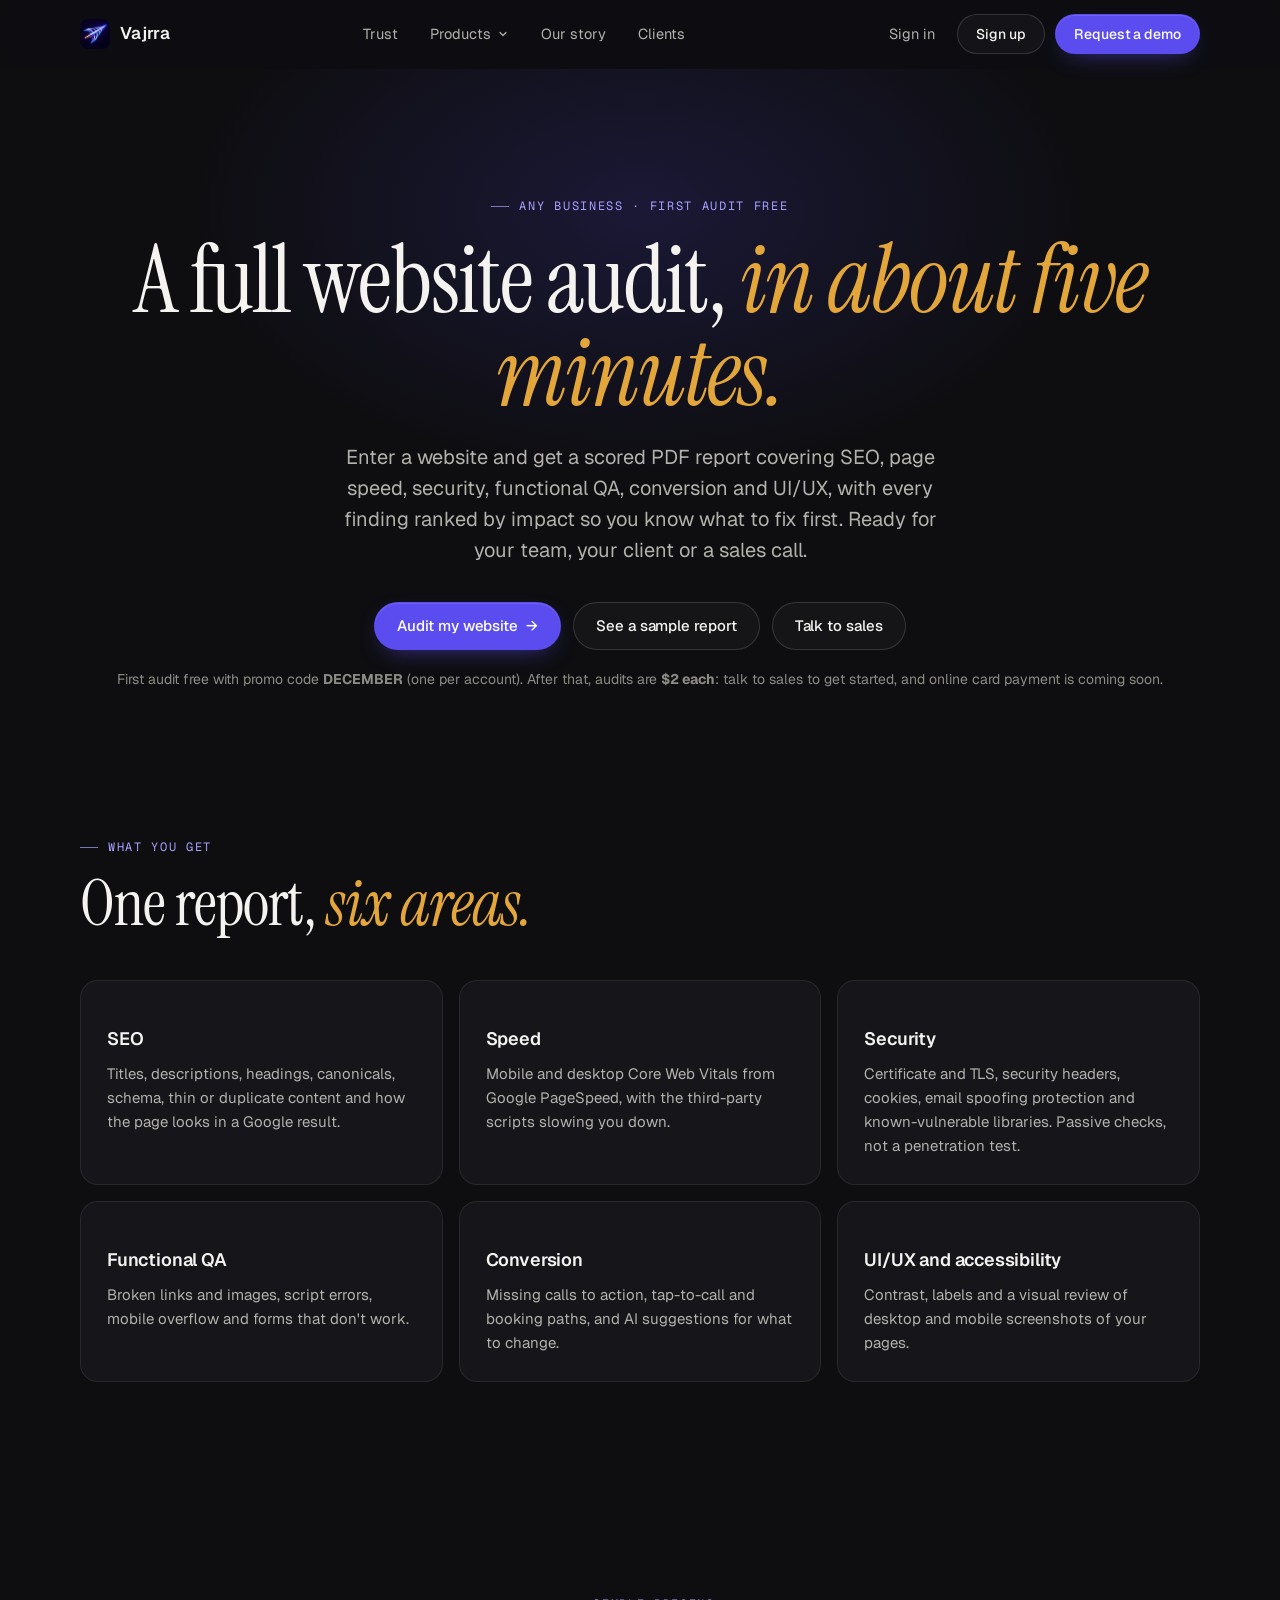
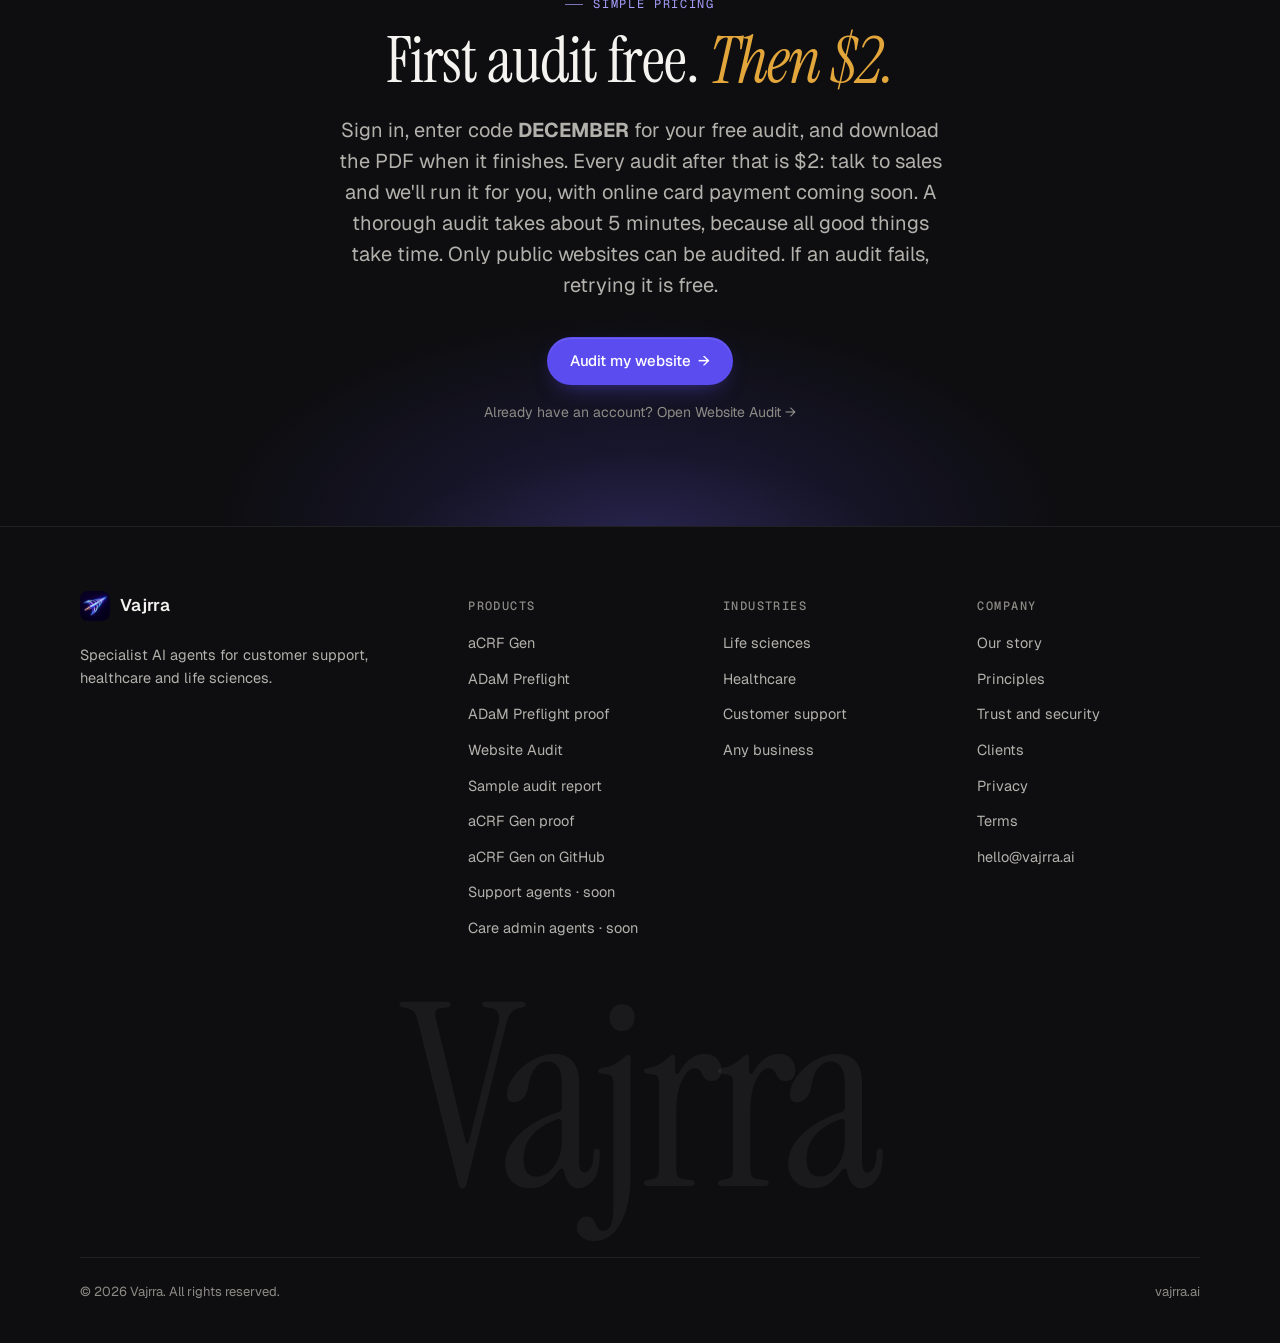
<file: audit.html>
<!doctype html>
<html lang="en">
<head>
  <meta charset="utf-8" />
  <meta name="viewport" content="width=device-width, initial-scale=1" />
  <title>Website Audit — scored SEO, speed &amp; security report · Vajrra</title>
  <meta name="description" content="Get a scored PDF audit of any public website: SEO, speed, security, QA, conversion and UI/UX. First audit free with code DECEMBER, then $2." />
  <meta name="theme-color" content="#0e0e11" />
  <link rel="canonical" href="https://vajrra.ai/audit.html" />
  <link rel="icon" type="image/png" sizes="32x32" href="assets/favicon-32.png" />
  <link rel="apple-touch-icon" href="assets/apple-touch-icon.png" />
  <meta property="og:type" content="product" />
  <meta property="og:site_name" content="Vajrra" />
  <meta property="og:title" content="Website Audit — scored report in minutes" />
  <meta property="og:description" content="A scored PDF audit of any public website. First one free with code DECEMBER, then $2." />
  <meta property="og:url" content="https://vajrra.ai/audit.html" />
  <meta property="og:image" content="https://vajrra.ai/assets/og-image.jpg" />
  <meta name="twitter:card" content="summary_large_image" />
  <link rel="preconnect" href="https://fonts.googleapis.com" />
  <link rel="preconnect" href="https://fonts.gstatic.com" crossorigin />
  <link href="https://fonts.googleapis.com/css2?family=Geist:wght@400;500;600;700&family=Geist+Mono:wght@400;500&family=Instrument+Serif:ital@0;1&display=swap" rel="stylesheet" />
  <link rel="stylesheet" href="styles.css?v=10" />
  <script type="application/ld+json">
    {"@context":"https://schema.org","@type":"SoftwareApplication","name":"Vajrra Website Audit","applicationCategory":"BusinessApplication","operatingSystem":"Web","url":"https://vajrra.ai/audit.html","description":"A scored PDF audit of any public website covering SEO, speed, security, functional QA, conversion and UI/UX.","offers":{"@type":"Offer","price":"2.00","priceCurrency":"USD"},"publisher":{"@type":"Organization","name":"Vajrra","url":"https://vajrra.ai/"}}
  </script>
</head>
<body>
  <a class="skip" href="#main">Skip to content</a>

  <header class="nav">
    <div class="wrap nav-inner">
      <a class="brand" href="index.html" aria-label="Vajrra home"><img src="assets/logo-mark.png" alt="" width="30" height="30" />Vajrra</a>
      <nav class="nav-links" aria-label="Primary">
        <a href="trust.html">Trust</a>
        <div class="nav-item">
          <button class="nav-trigger" aria-expanded="false" aria-controls="products-menu">Products <svg width="12" height="12" viewBox="0 0 24 24" fill="none" stroke="currentColor" stroke-width="2.4" stroke-linecap="round" stroke-linejoin="round" aria-hidden="true"><path d="m6 9 6 6 6-6"/></svg></button>
          <div class="nav-menu" id="products-menu">
            <div class="nav-menu-inner">
              <div class="menu-group">
                <span class="menu-label">Life sciences</span>
                <a class="menu-link" href="acrf.html"><strong>aCRF Gen <em class="badge">Early access</em></strong><small>SDTM-annotated CRFs, drafted in minutes.</small></a>
                <a class="menu-link" href="preflight.html"><strong>ADaM Preflight <em class="badge">Early access</em></strong><small>ADaM specs and datasets, checked against CDISC rules.</small></a>
              </div>
              <div class="menu-group">
                <span class="menu-label">Any business</span>
                <a class="menu-link" href="audit.html"><strong>Website Audit <em class="badge">New</em></strong><small>A scored SEO, speed and security report for any site.</small></a>
              </div>
              <div class="menu-group">
                <span class="menu-label">Customer support</span>
                <a class="menu-link soon" href="index.html#customer-support"><strong>Support agents <em class="badge soon">Releasing soon</em></strong><small>Resolve tickets from your own docs, with approvals.</small></a>
              </div>
              <div class="menu-group">
                <span class="menu-label">Healthcare</span>
                <a class="menu-link soon" href="index.html#healthcare"><strong>Care admin agents <em class="badge soon">Releasing soon</em></strong><small>Referrals, summaries and prior-auth packets, drafted.</small></a>
              </div>
            </div>
          </div>
        </div>
        <a href="index.html#story">Our story</a>
        <a href="client-ss-women-child-hospital.html">Clients</a>
      </nav>
      <div class="nav-cta">
        <a class="nav-signin" href="https://accounts.vajrra.ai/signin">Sign in</a>
        <a class="btn btn-ghost" href="https://accounts.vajrra.ai/signin?mode=signup">Sign up</a>
        <a class="btn btn-primary" href="#demo">Request a demo</a>
        <button class="menu-toggle" aria-label="Open menu" aria-expanded="false" aria-controls="mobile-menu">
          <svg width="18" height="18" viewBox="0 0 24 24" fill="none" stroke="currentColor" stroke-width="2" stroke-linecap="round"><path d="M4 7h16M4 12h16M4 17h16"/></svg>
        </button>
      </div>
    </div>
    <div class="mobile-menu" id="mobile-menu">
      <span class="mobile-label">Products</span>
      <a href="acrf.html">aCRF Gen <em class="badge">Early access</em></a>
      <a href="preflight.html">ADaM Preflight <em class="badge">Early access</em></a>
      <a href="audit.html">Website Audit <em class="badge">New</em></a>
      <a href="index.html#customer-support">Support agents <em class="badge soon">Soon</em></a>
      <a href="index.html#healthcare">Care admin agents <em class="badge soon">Soon</em></a>
      <span class="mobile-label">Account</span>
      <a href="https://accounts.vajrra.ai/signin">Sign in</a>
      <a href="https://accounts.vajrra.ai/signin?mode=signup">Sign up</a>
      <span class="mobile-label">Company</span>
      <a href="trust.html">Trust</a>
      <a href="index.html#story">Our story</a>
      <a href="client-ss-women-child-hospital.html">Clients</a>
      <a href="#demo">Request a demo</a>
    </div>
  </header>

  <main id="main">
    <section class="page-hero">
      <div class="wrap">
        <span class="eyebrow">Any business · First audit free</span>
        <h1 class="display">A full website audit, <em>in about five minutes.</em></h1>
        <p class="lede">Enter a website and get a scored PDF report covering SEO, page speed, security, functional QA, conversion and UI/UX, with every finding ranked by impact so you know what to fix first. Ready for your team, your client or a sales call.</p>
        <div class="cta-row">
          <a class="btn btn-primary" href="https://accounts.vajrra.ai/signin?mode=signup&amp;next=%2Fseo">Audit my website <span class="arrow" aria-hidden="true">→</span></a>
          <a class="btn btn-ghost" href="sample-report.html">See a sample report</a>
          <a class="btn btn-ghost" href="mailto:hello@vajrra.ai?subject=Website%20audit">Talk to sales</a>
        </div>
        <p class="download-note" style="margin-top: 18px">First audit free with promo code <strong>DECEMBER</strong> (one per account). After that, audits are <strong>$2 each</strong>: talk to sales to get started, and online card payment is coming soon.</p>
      </div>
    </section>

    <section class="section" id="how" style="padding-top: clamp(40px, 6vw, 70px)">
      <div class="wrap">
        <div class="section-head reveal">
          <span class="eyebrow">What you get</span>
          <h2 class="h2">One report, <em>six areas.</em></h2>
        </div>
        <div class="tiles">
          <div class="tile reveal"><h3>SEO</h3><p>Titles, descriptions, headings, canonicals, schema, thin or duplicate content and how the page looks in a Google result.</p></div>
          <div class="tile reveal"><h3>Speed</h3><p>Mobile and desktop Core Web Vitals from Google PageSpeed, with the third-party scripts slowing you down.</p></div>
          <div class="tile reveal"><h3>Security</h3><p>Certificate and TLS, security headers, cookies, email spoofing protection and known-vulnerable libraries. Passive checks, not a penetration test.</p></div>
          <div class="tile reveal"><h3>Functional QA</h3><p>Broken links and images, script errors, mobile overflow and forms that don't work.</p></div>
          <div class="tile reveal"><h3>Conversion</h3><p>Missing calls to action, tap-to-call and booking paths, and AI suggestions for what to change.</p></div>
          <div class="tile reveal"><h3>UI/UX and accessibility</h3><p>Contrast, labels and a visual review of desktop and mobile screenshots of your pages.</p></div>
        </div>
      </div>
    </section>

    <section class="section final" id="demo">
      <div class="wrap reveal">
        <span class="eyebrow">Simple pricing</span>
        <h2 class="h2">First audit free. <em>Then $2.</em></h2>
        <p class="lede">Sign in, enter code <strong>DECEMBER</strong> for your free audit, and download the PDF when it finishes. Every audit after that is $2: talk to sales and we'll run it for you, with online card payment coming soon. A thorough audit takes about 5 minutes, because all good things take time. Only public websites can be audited. If an audit fails, retrying it is free.</p>
        <div class="cta-row" style="justify-content: center">
          <a class="btn btn-primary" href="https://accounts.vajrra.ai/signin?mode=signup&amp;next=%2Fseo">Audit my website <span class="arrow" aria-hidden="true">→</span></a>
        </div>
        <p class="download-note">Already have an account? <a href="https://accounts.vajrra.ai/seo">Open Website Audit →</a></p>
      </div>
    </section>
  </main>

  <footer class="footer">
    <div class="wrap">
      <div class="footer-grid">
        <div>
          <a class="brand" href="index.html"><img src="assets/logo-mark.png" alt="" width="30" height="30" />Vajrra</a>
          <p>Specialist AI agents for customer support, healthcare and life sciences.</p>
        </div>
        <div>
          <h4>Products</h4>
          <ul><li><a href="acrf.html">aCRF Gen</a></li><li><a href="preflight.html">ADaM Preflight</a></li><li><a href="preflight-proof.html">ADaM Preflight proof</a></li><li><a href="audit.html">Website Audit</a></li><li><a href="sample-report.html">Sample audit report</a></li><li><a href="proof.html">aCRF Gen proof</a></li><li><a href="https://github.com/himanshuoo7/CRF_Annotation" rel="noopener">aCRF Gen on GitHub</a></li><li><a href="index.html#customer-support">Support agents · soon</a></li><li><a href="index.html#healthcare">Care admin agents · soon</a></li></ul>
        </div>
        <div>
          <h4>Industries</h4>
          <ul><li><a href="index.html#life-sciences">Life sciences</a></li><li><a href="index.html#healthcare">Healthcare</a></li><li><a href="index.html#customer-support">Customer support</a></li><li><a href="index.html#website-audit">Any business</a></li></ul>
        </div>
        <div>
          <h4>Company</h4>
          <ul><li><a href="index.html#story">Our story</a></li><li><a href="index.html#principles">Principles</a></li><li><a href="trust.html">Trust and security</a></li><li><a href="client-ss-women-child-hospital.html">Clients</a></li><li><a href="privacy.html">Privacy</a></li><li><a href="terms.html">Terms</a></li><li><a href="mailto:hello@vajrra.ai">hello@vajrra.ai</a></li></ul>
        </div>
      </div>
      <div class="wordmark" aria-hidden="true">Vajrra</div>
      <div class="footer-base">
        <span>© <span data-year>2026</span> Vajrra. All rights reserved.</span>
        <span>vajrra.ai</span>
      </div>
    </div>
  </footer>

  <script src="main.js?v=8" defer></script>
</body>
</html>
</file>
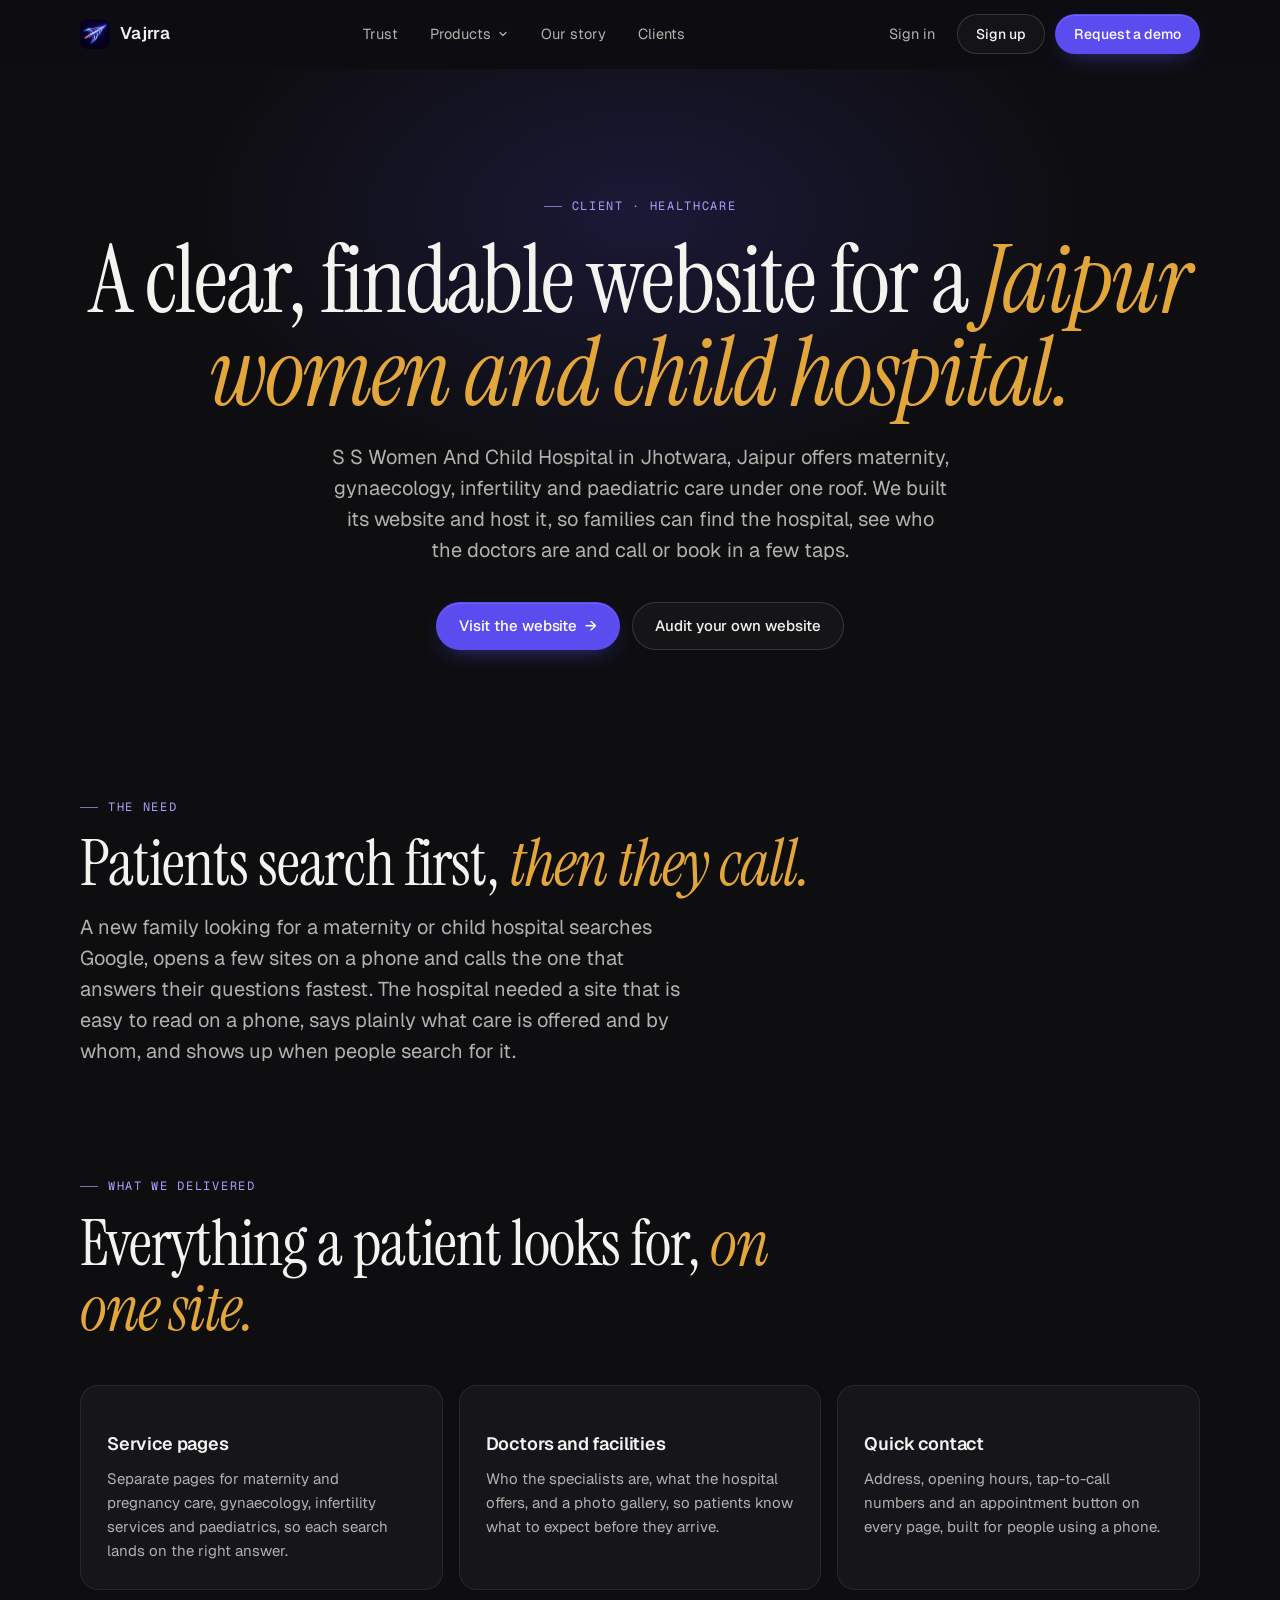
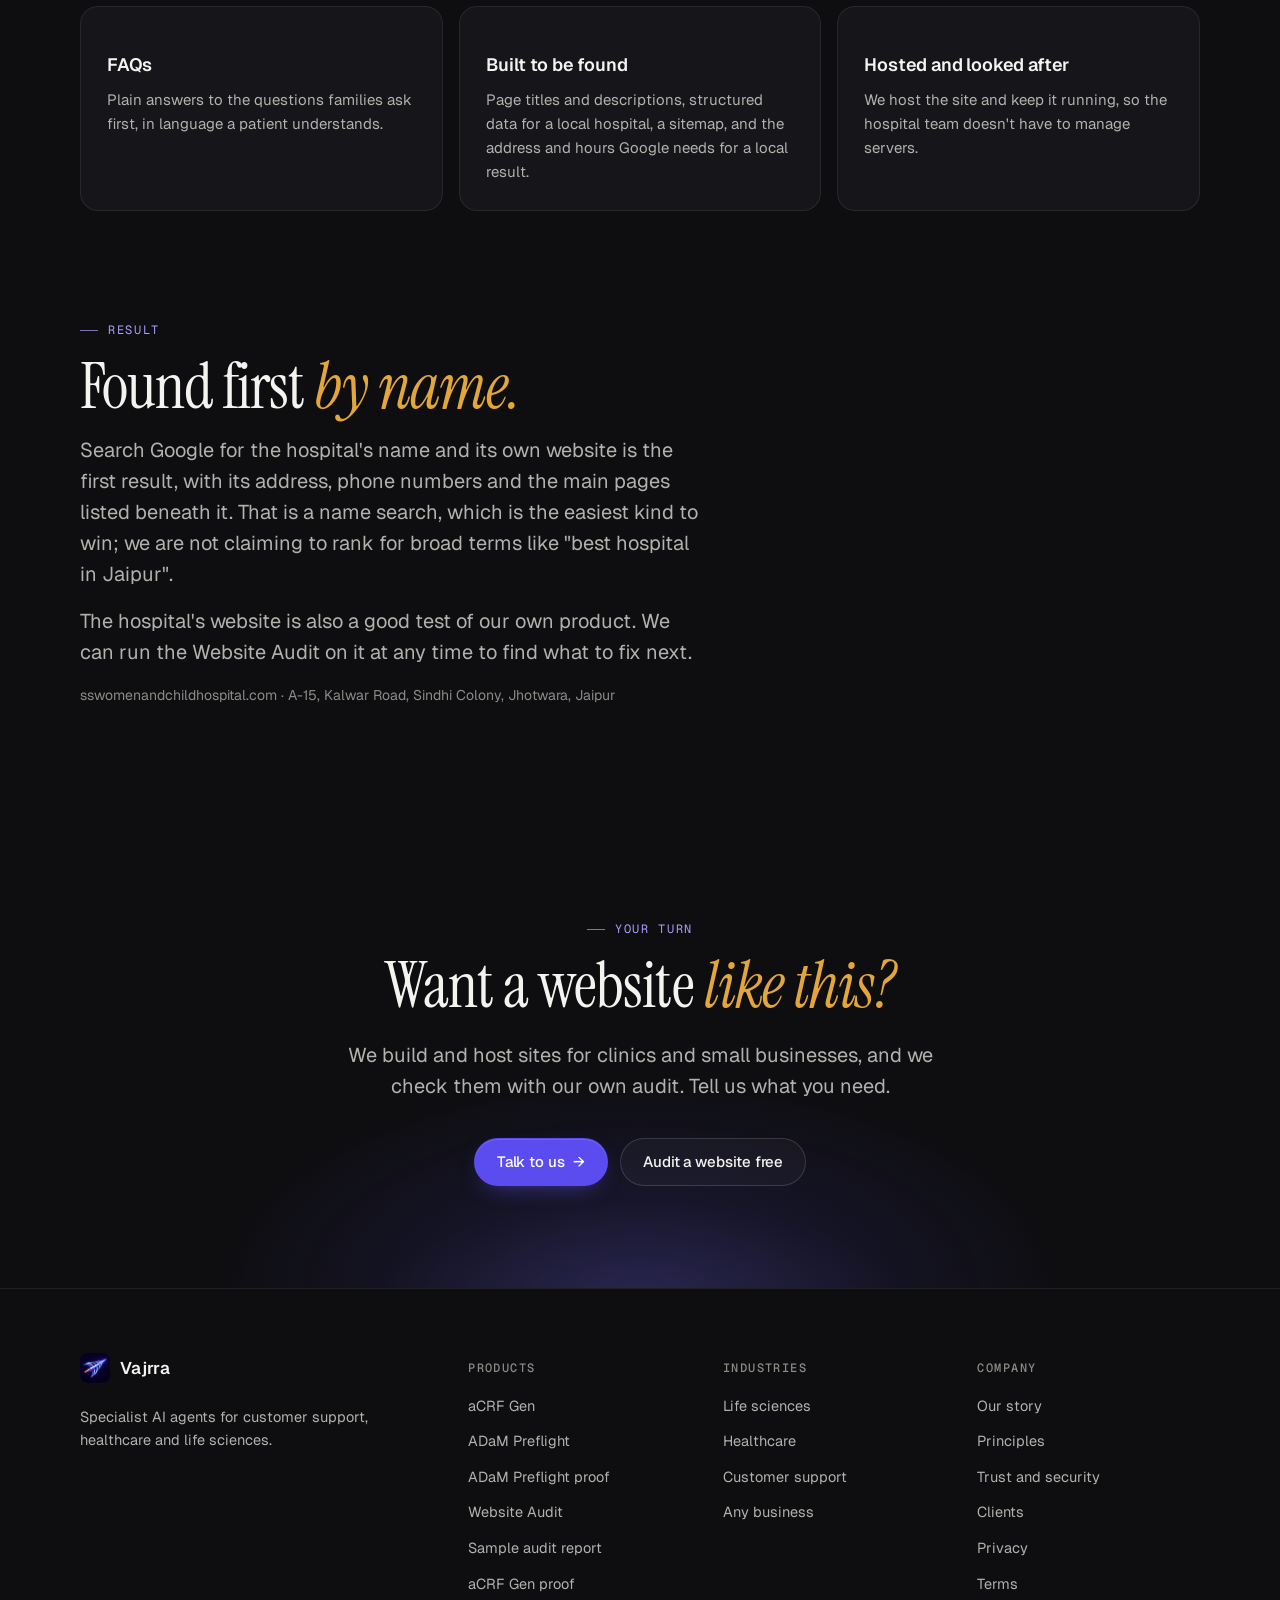
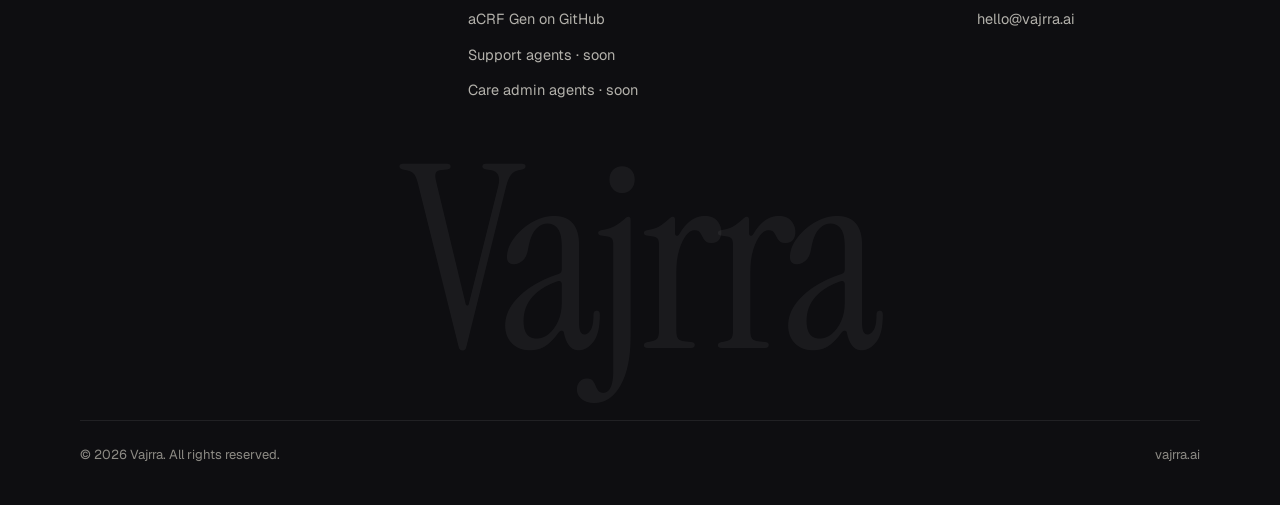
<file: client-ss-women-child-hospital.html>
<!doctype html>
<html lang="en">
<head>
  <meta charset="utf-8" />
  <meta name="viewport" content="width=device-width, initial-scale=1" />
  <title>Client: S S Women And Child Hospital website · Vajrra</title>
  <meta name="description" content="How Vajrra built and hosts the website for S S Women And Child Hospital in Jhotwara, Jaipur: clear service pages, easy booking by phone, and a first-page Google presence for the hospital name." />
  <meta name="theme-color" content="#0e0e11" />
  <link rel="canonical" href="https://vajrra.ai/client-ss-women-child-hospital.html" />
  <link rel="icon" type="image/png" sizes="32x32" href="assets/favicon-32.png" />
  <link rel="apple-touch-icon" href="assets/apple-touch-icon.png" />
  <meta property="og:type" content="article" />
  <meta property="og:site_name" content="Vajrra" />
  <meta property="og:title" content="Client: S S Women And Child Hospital" />
  <meta property="og:description" content="A hospital website built and hosted by Vajrra: services, doctors, FAQs and tap-to-call booking." />
  <meta property="og:url" content="https://vajrra.ai/client-ss-women-child-hospital.html" />
  <meta property="og:image" content="https://vajrra.ai/assets/og-image.jpg" />
  <meta name="twitter:card" content="summary_large_image" />
  <link rel="preconnect" href="https://fonts.googleapis.com" />
  <link rel="preconnect" href="https://fonts.gstatic.com" crossorigin />
  <link href="https://fonts.googleapis.com/css2?family=Geist:wght@400;500;600;700&family=Geist+Mono:wght@400;500&family=Instrument+Serif:ital@0;1&display=swap" rel="stylesheet" />
  <link rel="stylesheet" href="styles.css?v=10" />
  <script type="application/ld+json">
    {"@context":"https://schema.org","@type":"Article","headline":"Client: S S Women And Child Hospital website","url":"https://vajrra.ai/client-ss-women-child-hospital.html","author":{"@type":"Organization","name":"Vajrra","url":"https://vajrra.ai/"},"about":{"@type":"Hospital","name":"S S Women And Child Hospital","url":"https://www.sswomenandchildhospital.com/","address":{"@type":"PostalAddress","addressLocality":"Jhotwara, Jaipur","addressRegion":"Rajasthan","addressCountry":"IN"}}}
  </script>
</head>
<body>
  <a class="skip" href="#main">Skip to content</a>

  <header class="nav">
    <div class="wrap nav-inner">
      <a class="brand" href="index.html" aria-label="Vajrra home"><img src="assets/logo-mark.png" alt="" width="30" height="30" />Vajrra</a>
      <nav class="nav-links" aria-label="Primary">
        <a href="trust.html">Trust</a>
        <div class="nav-item">
          <button class="nav-trigger" aria-expanded="false" aria-controls="products-menu">Products <svg width="12" height="12" viewBox="0 0 24 24" fill="none" stroke="currentColor" stroke-width="2.4" stroke-linecap="round" stroke-linejoin="round" aria-hidden="true"><path d="m6 9 6 6 6-6"/></svg></button>
          <div class="nav-menu" id="products-menu">
            <div class="nav-menu-inner">
              <div class="menu-group">
                <span class="menu-label">Life sciences</span>
                <a class="menu-link" href="acrf.html"><strong>aCRF Gen <em class="badge">Early access</em></strong><small>SDTM-annotated CRFs, drafted in minutes.</small></a>
                <a class="menu-link" href="preflight.html"><strong>ADaM Preflight <em class="badge">Early access</em></strong><small>ADaM specs and datasets, checked against CDISC rules.</small></a>
              </div>
              <div class="menu-group">
                <span class="menu-label">Any business</span>
                <a class="menu-link" href="audit.html"><strong>Website Audit <em class="badge">New</em></strong><small>A scored SEO, speed and security report for any site.</small></a>
              </div>
              <div class="menu-group">
                <span class="menu-label">Customer support</span>
                <a class="menu-link soon" href="index.html#customer-support"><strong>Support agents <em class="badge soon">Releasing soon</em></strong><small>Resolve tickets from your own docs, with approvals.</small></a>
              </div>
              <div class="menu-group">
                <span class="menu-label">Healthcare</span>
                <a class="menu-link soon" href="index.html#healthcare"><strong>Care admin agents <em class="badge soon">Releasing soon</em></strong><small>Referrals, summaries and prior-auth packets, drafted.</small></a>
              </div>
            </div>
          </div>
        </div>
        <a href="index.html#story">Our story</a>
        <a href="client-ss-women-child-hospital.html">Clients</a>
      </nav>
      <div class="nav-cta">
        <a class="nav-signin" href="https://accounts.vajrra.ai/signin">Sign in</a>
        <a class="btn btn-ghost" href="https://accounts.vajrra.ai/signin?mode=signup">Sign up</a>
        <a class="btn btn-primary" href="#demo">Request a demo</a>
        <button class="menu-toggle" aria-label="Open menu" aria-expanded="false" aria-controls="mobile-menu">
          <svg width="18" height="18" viewBox="0 0 24 24" fill="none" stroke="currentColor" stroke-width="2" stroke-linecap="round"><path d="M4 7h16M4 12h16M4 17h16"/></svg>
        </button>
      </div>
    </div>
    <div class="mobile-menu" id="mobile-menu">
      <span class="mobile-label">Products</span>
      <a href="acrf.html">aCRF Gen <em class="badge">Early access</em></a>
      <a href="preflight.html">ADaM Preflight <em class="badge">Early access</em></a>
      <a href="audit.html">Website Audit <em class="badge">New</em></a>
      <a href="index.html#customer-support">Support agents <em class="badge soon">Soon</em></a>
      <a href="index.html#healthcare">Care admin agents <em class="badge soon">Soon</em></a>
      <span class="mobile-label">Account</span>
      <a href="https://accounts.vajrra.ai/signin">Sign in</a>
      <a href="https://accounts.vajrra.ai/signin?mode=signup">Sign up</a>
      <span class="mobile-label">Company</span>
      <a href="trust.html">Trust</a>
      <a href="index.html#story">Our story</a>
      <a href="client-ss-women-child-hospital.html">Clients</a>
      <a href="#demo">Request a demo</a>
    </div>
  </header>

  <main id="main">
    <section class="page-hero">
      <div class="wrap">
        <span class="eyebrow">Client · Healthcare</span>
        <h1 class="display">A clear, findable website for a <em>Jaipur women and child hospital.</em></h1>
        <p class="lede">S S Women And Child Hospital in Jhotwara, Jaipur offers maternity, gynaecology, infertility and paediatric care under one roof. We built its website and host it, so families can find the hospital, see who the doctors are and call or book in a few taps.</p>
        <div class="cta-row">
          <a class="btn btn-primary" href="https://www.sswomenandchildhospital.com/" rel="noopener">Visit the website <span class="arrow" aria-hidden="true">→</span></a>
          <a class="btn btn-ghost" href="audit.html">Audit your own website</a>
        </div>
      </div>
    </section>

    <section class="section" style="padding-top: clamp(40px, 6vw, 70px)">
      <div class="wrap">
        <div class="section-head reveal">
          <span class="eyebrow">The need</span>
          <h2 class="h2">Patients search first, <em>then they call.</em></h2>
          <p class="lede">A new family looking for a maternity or child hospital searches Google, opens a few sites on a phone and calls the one that answers their questions fastest. The hospital needed a site that is easy to read on a phone, says plainly what care is offered and by whom, and shows up when people search for it.</p>
        </div>
      </div>
    </section>

    <section class="section" style="padding-top: 0">
      <div class="wrap">
        <div class="section-head reveal">
          <span class="eyebrow">What we delivered</span>
          <h2 class="h2">Everything a patient looks for, <em>on one site.</em></h2>
        </div>
        <div class="tiles">
          <div class="tile reveal"><h3>Service pages</h3><p>Separate pages for maternity and pregnancy care, gynaecology, infertility services and paediatrics, so each search lands on the right answer.</p></div>
          <div class="tile reveal"><h3>Doctors and facilities</h3><p>Who the specialists are, what the hospital offers, and a photo gallery, so patients know what to expect before they arrive.</p></div>
          <div class="tile reveal"><h3>Quick contact</h3><p>Address, opening hours, tap-to-call numbers and an appointment button on every page, built for people using a phone.</p></div>
          <div class="tile reveal"><h3>FAQs</h3><p>Plain answers to the questions families ask first, in language a patient understands.</p></div>
          <div class="tile reveal"><h3>Built to be found</h3><p>Page titles and descriptions, structured data for a local hospital, a sitemap, and the address and hours Google needs for a local result.</p></div>
          <div class="tile reveal"><h3>Hosted and looked after</h3><p>We host the site and keep it running, so the hospital team doesn't have to manage servers.</p></div>
        </div>
      </div>
    </section>

    <section class="section" style="padding-top: 0">
      <div class="wrap">
        <div class="section-head reveal">
          <span class="eyebrow">Result</span>
          <h2 class="h2">Found first <em>by name.</em></h2>
          <p class="lede">Search Google for the hospital's name and its own website is the first result, with its address, phone numbers and the main pages listed beneath it. That is a name search, which is the easiest kind to win; we are not claiming to rank for broad terms like "best hospital in Jaipur".</p>
          <p class="lede">The hospital's website is also a good test of our own product. We can run the Website Audit on it at any time to find what to fix next.</p>
        </div>
        <p class="download-note"><a href="https://www.sswomenandchildhospital.com/" rel="noopener">sswomenandchildhospital.com</a> · A-15, Kalwar Road, Sindhi Colony, Jhotwara, Jaipur</p>
      </div>
    </section>

    <section class="section final" id="demo">
      <div class="wrap reveal">
        <span class="eyebrow">Your turn</span>
        <h2 class="h2">Want a website <em>like this?</em></h2>
        <p class="lede">We build and host sites for clinics and small businesses, and we check them with our own audit. Tell us what you need.</p>
        <div class="cta-row" style="justify-content: center">
          <a class="btn btn-primary" href="mailto:hello@vajrra.ai?subject=Website%20for%20my%20clinic">Talk to us <span class="arrow" aria-hidden="true">→</span></a>
          <a class="btn btn-ghost" href="audit.html">Audit a website free</a>
        </div>
      </div>
    </section>
  </main>

  <footer class="footer">
    <div class="wrap">
      <div class="footer-grid">
        <div>
          <a class="brand" href="index.html"><img src="assets/logo-mark.png" alt="" width="30" height="30" />Vajrra</a>
          <p>Specialist AI agents for customer support, healthcare and life sciences.</p>
        </div>
        <div>
          <h4>Products</h4>
          <ul><li><a href="acrf.html">aCRF Gen</a></li><li><a href="preflight.html">ADaM Preflight</a></li><li><a href="preflight-proof.html">ADaM Preflight proof</a></li><li><a href="audit.html">Website Audit</a></li><li><a href="sample-report.html">Sample audit report</a></li><li><a href="proof.html">aCRF Gen proof</a></li><li><a href="https://github.com/himanshuoo7/CRF_Annotation" rel="noopener">aCRF Gen on GitHub</a></li><li><a href="index.html#customer-support">Support agents · soon</a></li><li><a href="index.html#healthcare">Care admin agents · soon</a></li></ul>
        </div>
        <div>
          <h4>Industries</h4>
          <ul><li><a href="index.html#life-sciences">Life sciences</a></li><li><a href="index.html#healthcare">Healthcare</a></li><li><a href="index.html#customer-support">Customer support</a></li><li><a href="index.html#website-audit">Any business</a></li></ul>
        </div>
        <div>
          <h4>Company</h4>
          <ul><li><a href="index.html#story">Our story</a></li><li><a href="index.html#principles">Principles</a></li><li><a href="trust.html">Trust and security</a></li><li><a href="client-ss-women-child-hospital.html">Clients</a></li><li><a href="privacy.html">Privacy</a></li><li><a href="terms.html">Terms</a></li><li><a href="mailto:hello@vajrra.ai">hello@vajrra.ai</a></li></ul>
        </div>
      </div>
      <div class="wordmark" aria-hidden="true">Vajrra</div>
      <div class="footer-base">
        <span>© <span data-year>2026</span> Vajrra. All rights reserved.</span>
        <span>vajrra.ai</span>
      </div>
    </div>
  </footer>

  <script src="main.js?v=8" defer></script>
</body>
</html>
</file>
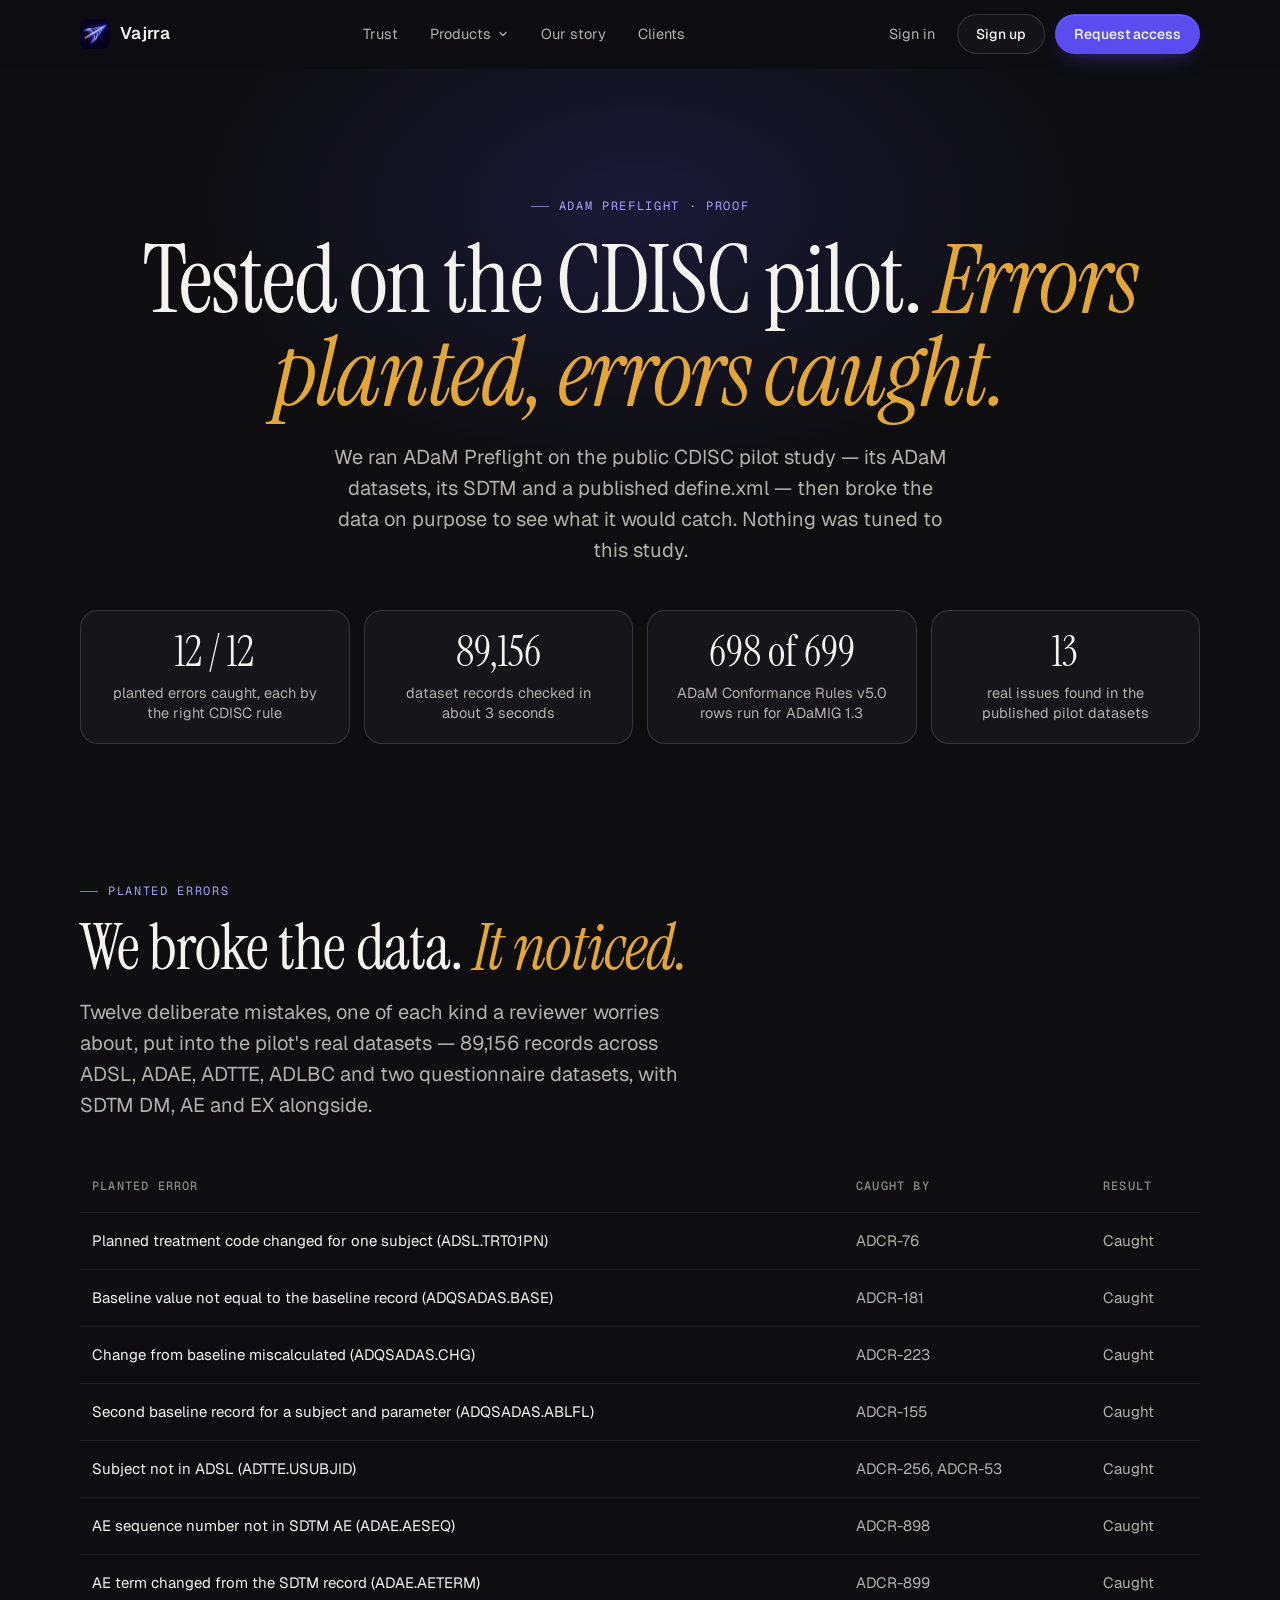
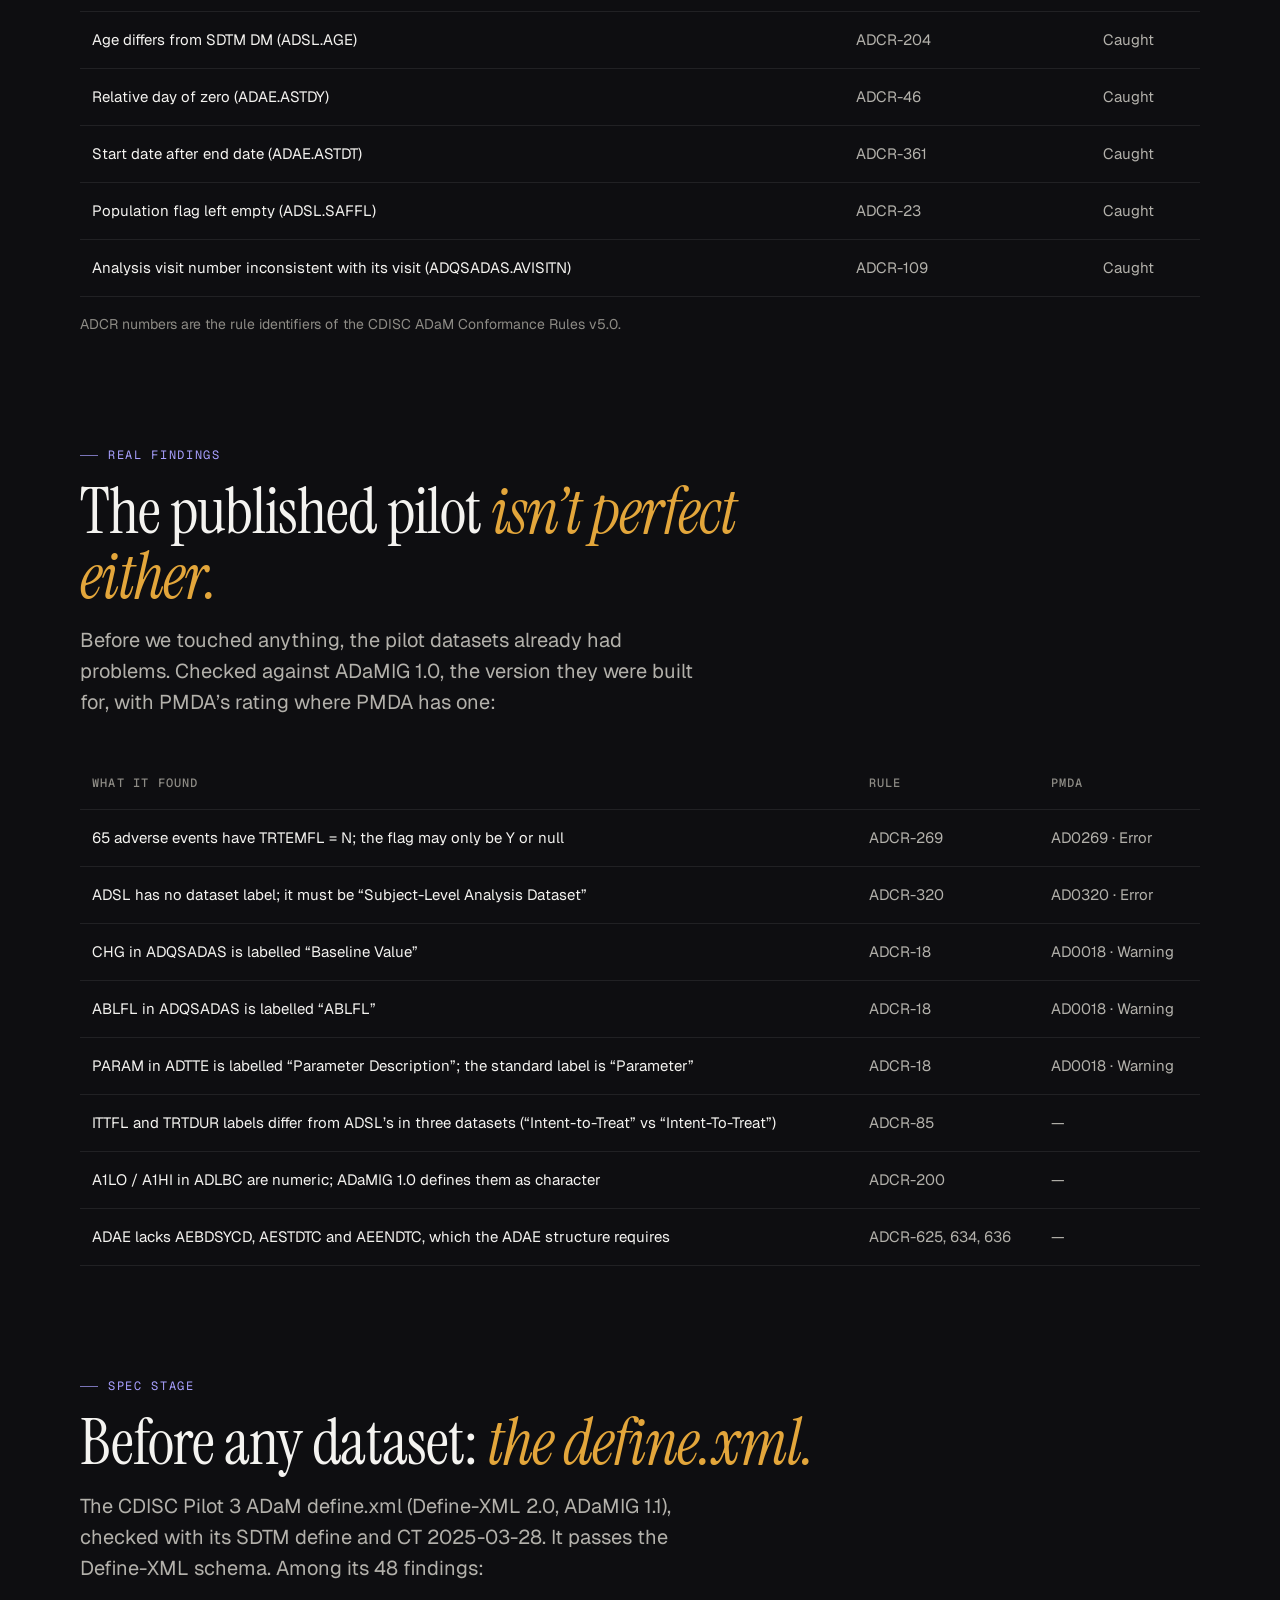
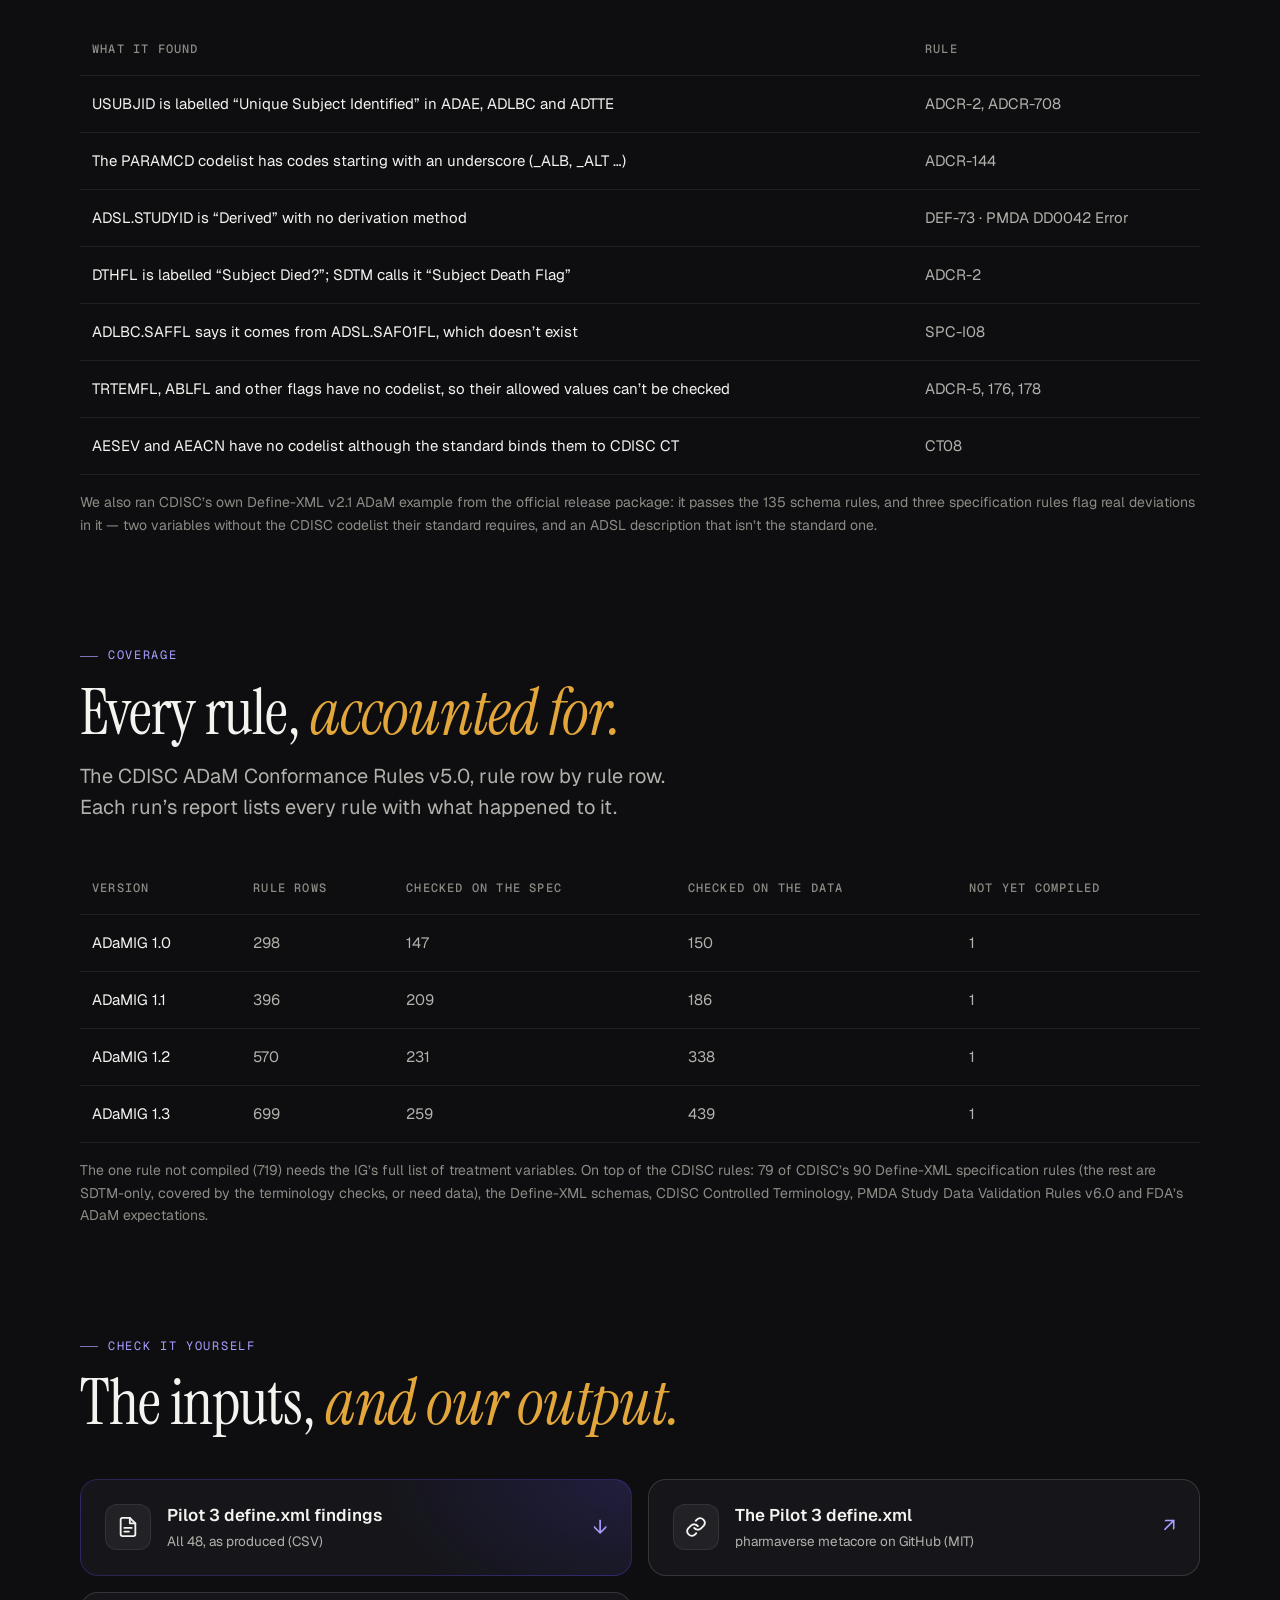
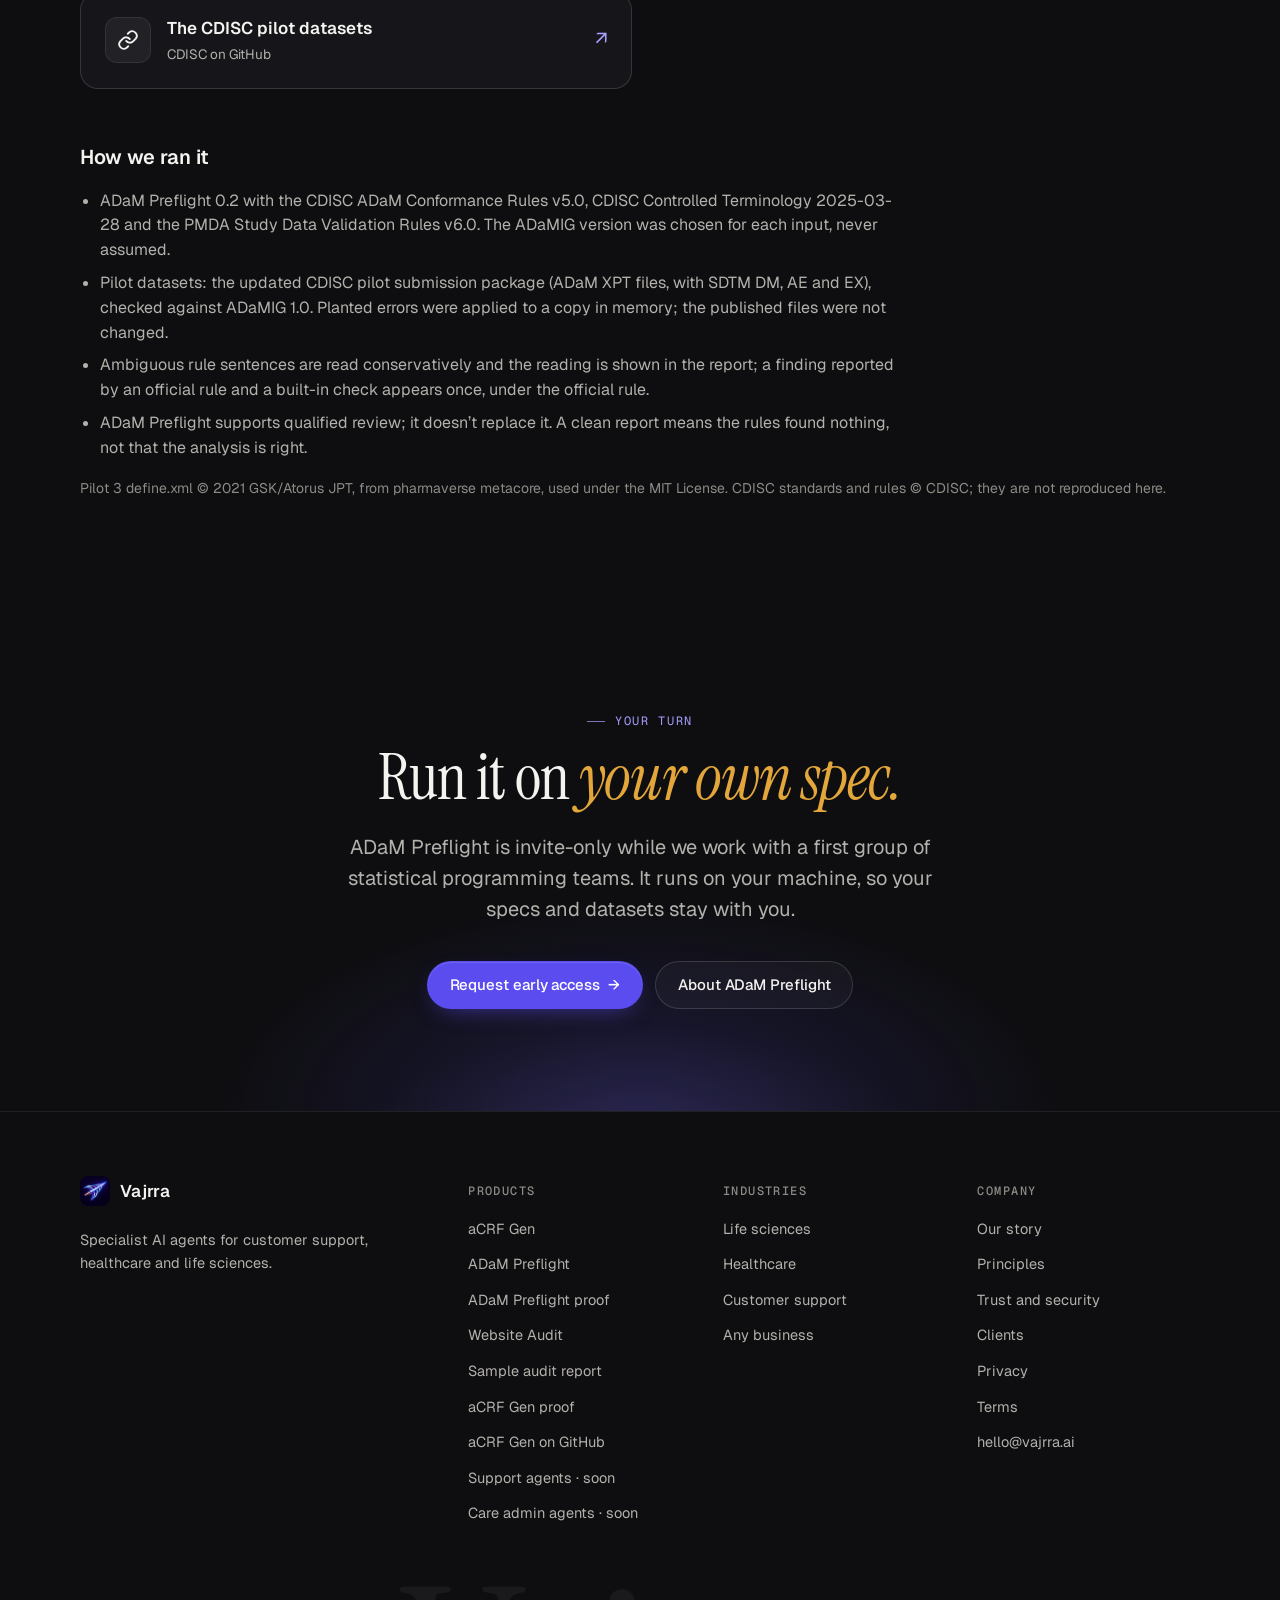
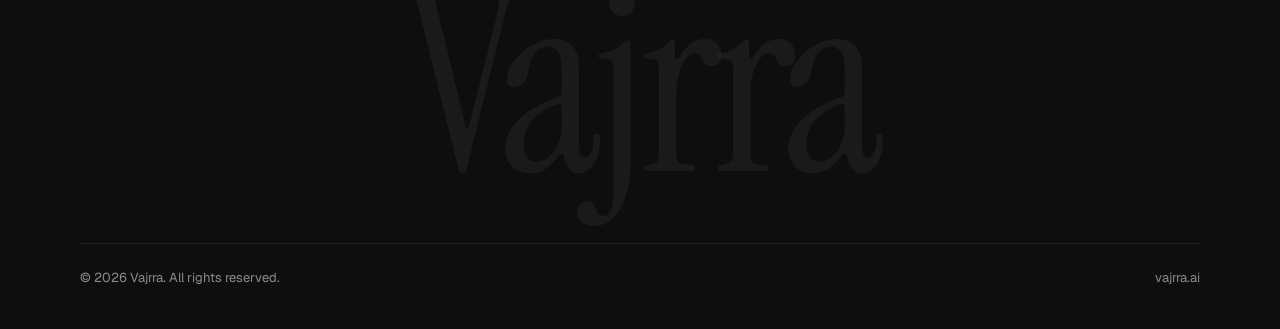
<file: preflight-proof.html>
<!doctype html>
<html lang="en">
<head>
  <meta charset="utf-8" />
  <meta name="viewport" content="width=device-width, initial-scale=1" />
  <title>ADaM Preflight proof — tested on the CDISC pilot · Vajrra</title>
  <meta name="description" content="ADaM Preflight run on the public CDISC pilot study: 12 of 12 planted errors caught, the real issues it found, and every rule it covers." />
  <meta name="theme-color" content="#0e0e11" />
  <link rel="canonical" href="https://vajrra.ai/preflight-proof.html" />
  <link rel="icon" type="image/png" sizes="32x32" href="assets/favicon-32.png" />
  <link rel="apple-touch-icon" href="assets/apple-touch-icon.png" />
  <meta property="og:type" content="product" />
  <meta property="og:site_name" content="Vajrra" />
  <meta property="og:title" content="ADaM Preflight proof — tested on the CDISC pilot" />
  <meta property="og:description" content="Validate ADaM specs and datasets against CDISC, PMDA and FDA rules, before the rework." />
  <meta property="og:url" content="https://vajrra.ai/preflight-proof.html" />
  <meta property="og:image" content="https://vajrra.ai/assets/og-image.jpg" />
  <meta name="twitter:card" content="summary_large_image" />
  <link rel="preconnect" href="https://fonts.googleapis.com" />
  <link rel="preconnect" href="https://fonts.gstatic.com" crossorigin />
  <link href="https://fonts.googleapis.com/css2?family=Geist:wght@400;500;600;700&family=Geist+Mono:wght@400;500&family=Instrument+Serif:ital@0;1&display=swap" rel="stylesheet" />
  <link rel="stylesheet" href="styles.css?v=10" />
  </head>
<body>
  <a class="skip" href="#main">Skip to content</a>

  <header class="nav">
    <div class="wrap nav-inner">
      <a class="brand" href="index.html" aria-label="Vajrra home"><img src="assets/logo-mark.png" alt="" width="30" height="30" />Vajrra</a>
      <nav class="nav-links" aria-label="Primary">
        <a href="trust.html">Trust</a>
        <div class="nav-item">
          <button class="nav-trigger" aria-expanded="false" aria-controls="products-menu">Products <svg width="12" height="12" viewBox="0 0 24 24" fill="none" stroke="currentColor" stroke-width="2.4" stroke-linecap="round" stroke-linejoin="round" aria-hidden="true"><path d="m6 9 6 6 6-6"/></svg></button>
          <div class="nav-menu" id="products-menu">
            <div class="nav-menu-inner">
              <div class="menu-group">
                <span class="menu-label">Life sciences</span>
                <a class="menu-link" href="acrf.html"><strong>aCRF Gen <em class="badge">Early access</em></strong><small>SDTM-annotated CRFs, drafted in minutes.</small></a>
                <a class="menu-link" href="preflight.html"><strong>ADaM Preflight <em class="badge">Early access</em></strong><small>ADaM specs and datasets, checked against CDISC rules.</small></a>
              </div>
              <div class="menu-group">
                <span class="menu-label">Any business</span>
                <a class="menu-link" href="audit.html"><strong>Website Audit <em class="badge">New</em></strong><small>A scored SEO, speed and security report for any site.</small></a>
              </div>
              <div class="menu-group">
                <span class="menu-label">Customer support</span>
                <a class="menu-link soon" href="index.html#customer-support"><strong>Support agents <em class="badge soon">Releasing soon</em></strong><small>Resolve tickets from your own docs, with approvals.</small></a>
              </div>
              <div class="menu-group">
                <span class="menu-label">Healthcare</span>
                <a class="menu-link soon" href="index.html#healthcare"><strong>Care admin agents <em class="badge soon">Releasing soon</em></strong><small>Referrals, summaries and prior-auth packets, drafted.</small></a>
              </div>
            </div>
          </div>
        </div>
        <a href="index.html#story">Our story</a>
        <a href="client-ss-women-child-hospital.html">Clients</a>
      </nav>
      <div class="nav-cta">
        <a class="nav-signin" href="https://accounts.vajrra.ai/signin">Sign in</a>
        <a class="btn btn-ghost" href="https://accounts.vajrra.ai/signin?mode=signup">Sign up</a>
        <a class="btn btn-primary" href="preflight.html#access">Request access</a>
        <button class="menu-toggle" aria-label="Open menu" aria-expanded="false" aria-controls="mobile-menu">
          <svg width="18" height="18" viewBox="0 0 24 24" fill="none" stroke="currentColor" stroke-width="2" stroke-linecap="round"><path d="M4 7h16M4 12h16M4 17h16"/></svg>
        </button>
      </div>
    </div>
    <div class="mobile-menu" id="mobile-menu">
      <span class="mobile-label">Products</span>
      <a href="acrf.html">aCRF Gen <em class="badge">Early access</em></a>
      <a href="preflight.html">ADaM Preflight <em class="badge">Early access</em></a>
      <a href="audit.html">Website Audit <em class="badge">New</em></a>
      <a href="index.html#customer-support">Support agents <em class="badge soon">Soon</em></a>
      <a href="index.html#healthcare">Care admin agents <em class="badge soon">Soon</em></a>
      <span class="mobile-label">Account</span>
      <a href="https://accounts.vajrra.ai/signin">Sign in</a>
      <a href="https://accounts.vajrra.ai/signin?mode=signup">Sign up</a>
      <span class="mobile-label">Company</span>
      <a href="trust.html">Trust</a>
      <a href="index.html#story">Our story</a>
      <a href="client-ss-women-child-hospital.html">Clients</a>
      <a href="preflight.html#access">Request access</a>
    </div>
  </header>

  <main id="main">
    <section class="page-hero">
      <div class="wrap">
        <span class="eyebrow">ADaM Preflight · Proof</span>
        <h1 class="display">Tested on the CDISC pilot. <em>Errors planted, errors caught.</em></h1>
        <p class="lede">We ran ADaM Preflight on the public CDISC pilot study — its ADaM datasets, its SDTM and a published define.xml — then broke the data on purpose to see what it would catch. Nothing was tuned to this study.</p>
        <div class="proof-stats">
          <div><b>12 / 12</b><span>planted errors caught, each by the right CDISC rule</span></div>
          <div><b>89,156</b><span>dataset records checked in about 3 seconds</span></div>
          <div><b>698 of 699</b><span>ADaM Conformance Rules v5.0 rows run for ADaMIG 1.3</span></div>
          <div><b>13</b><span>real issues found in the published pilot datasets</span></div>
        </div>
      </div>
    </section>

    <section class="section" style="padding-top: clamp(30px, 5vw, 60px)">
      <div class="wrap">
        <div class="section-head reveal">
          <span class="eyebrow">Planted errors</span>
          <h2 class="h2">We broke the data. <em>It noticed.</em></h2>
          <p class="lede">Twelve deliberate mistakes, one of each kind a reviewer worries about, put into the pilot's real datasets — 89,156 records across ADSL, ADAE, ADTTE, ADLBC and two questionnaire datasets, with SDTM DM, AE and EX alongside.</p>
        </div>
        <div class="table-scroll reveal">
          <table class="platforms">
            <thead><tr><th>Planted error</th><th>Caught by</th><th>Result</th></tr></thead>
            <tbody>
              <tr><td>Planned treatment code changed for one subject (ADSL.TRT01PN)</td><td>ADCR-76</td><td>Caught</td></tr>
              <tr><td>Baseline value not equal to the baseline record (ADQSADAS.BASE)</td><td>ADCR-181</td><td>Caught</td></tr>
              <tr><td>Change from baseline miscalculated (ADQSADAS.CHG)</td><td>ADCR-223</td><td>Caught</td></tr>
              <tr><td>Second baseline record for a subject and parameter (ADQSADAS.ABLFL)</td><td>ADCR-155</td><td>Caught</td></tr>
              <tr><td>Subject not in ADSL (ADTTE.USUBJID)</td><td>ADCR-256, ADCR-53</td><td>Caught</td></tr>
              <tr><td>AE sequence number not in SDTM AE (ADAE.AESEQ)</td><td>ADCR-898</td><td>Caught</td></tr>
              <tr><td>AE term changed from the SDTM record (ADAE.AETERM)</td><td>ADCR-899</td><td>Caught</td></tr>
              <tr><td>Age differs from SDTM DM (ADSL.AGE)</td><td>ADCR-204</td><td>Caught</td></tr>
              <tr><td>Relative day of zero (ADAE.ASTDY)</td><td>ADCR-46</td><td>Caught</td></tr>
              <tr><td>Start date after end date (ADAE.ASTDT)</td><td>ADCR-361</td><td>Caught</td></tr>
              <tr><td>Population flag left empty (ADSL.SAFFL)</td><td>ADCR-23</td><td>Caught</td></tr>
              <tr><td>Analysis visit number inconsistent with its visit (ADQSADAS.AVISITN)</td><td>ADCR-109</td><td>Caught</td></tr>
            </tbody>
          </table>
        </div>
        <p class="download-note reveal">ADCR numbers are the rule identifiers of the CDISC ADaM Conformance Rules v5.0.</p>
      </div>
    </section>

    <section class="section" style="padding-top: 0">
      <div class="wrap">
        <div class="section-head reveal">
          <span class="eyebrow">Real findings</span>
          <h2 class="h2">The published pilot <em>isn’t perfect either.</em></h2>
          <p class="lede">Before we touched anything, the pilot datasets already had problems. Checked against ADaMIG 1.0, the version they were built for, with PMDA’s rating where PMDA has one:</p>
        </div>
        <div class="table-scroll reveal">
          <table class="platforms">
            <thead><tr><th>What it found</th><th>Rule</th><th>PMDA</th></tr></thead>
            <tbody>
              <tr><td>65 adverse events have TRTEMFL = N; the flag may only be Y or null</td><td>ADCR-269</td><td>AD0269 · Error</td></tr>
              <tr><td>ADSL has no dataset label; it must be “Subject-Level Analysis Dataset”</td><td>ADCR-320</td><td>AD0320 · Error</td></tr>
              <tr><td>CHG in ADQSADAS is labelled “Baseline Value”</td><td>ADCR-18</td><td>AD0018 · Warning</td></tr>
              <tr><td>ABLFL in ADQSADAS is labelled “ABLFL”</td><td>ADCR-18</td><td>AD0018 · Warning</td></tr>
              <tr><td>PARAM in ADTTE is labelled “Parameter Description”; the standard label is “Parameter”</td><td>ADCR-18</td><td>AD0018 · Warning</td></tr>
              <tr><td>ITTFL and TRTDUR labels differ from ADSL’s in three datasets (“Intent-to-Treat” vs “Intent-To-Treat”)</td><td>ADCR-85</td><td>—</td></tr>
              <tr><td>A1LO / A1HI in ADLBC are numeric; ADaMIG 1.0 defines them as character</td><td>ADCR-200</td><td>—</td></tr>
              <tr><td>ADAE lacks AEBDSYCD, AESTDTC and AEENDTC, which the ADAE structure requires</td><td>ADCR-625, 634, 636</td><td>—</td></tr>
            </tbody>
          </table>
        </div>
      </div>
    </section>

    <section class="section" style="padding-top: 0">
      <div class="wrap">
        <div class="section-head reveal">
          <span class="eyebrow">Spec stage</span>
          <h2 class="h2">Before any dataset: <em>the define.xml.</em></h2>
          <p class="lede">The CDISC Pilot 3 ADaM define.xml (Define-XML 2.0, ADaMIG 1.1), checked with its SDTM define and CT 2025-03-28. It passes the Define-XML schema. Among its 48 findings:</p>
        </div>
        <div class="table-scroll reveal">
          <table class="platforms">
            <thead><tr><th>What it found</th><th>Rule</th></tr></thead>
            <tbody>
              <tr><td>USUBJID is labelled “Unique Subject Identified” in ADAE, ADLBC and ADTTE</td><td>ADCR-2, ADCR-708</td></tr>
              <tr><td>The PARAMCD codelist has codes starting with an underscore (_ALB, _ALT …)</td><td>ADCR-144</td></tr>
              <tr><td>ADSL.STUDYID is “Derived” with no derivation method</td><td>DEF-73 · PMDA DD0042 Error</td></tr>
              <tr><td>DTHFL is labelled “Subject Died?”; SDTM calls it “Subject Death Flag”</td><td>ADCR-2</td></tr>
              <tr><td>ADLBC.SAFFL says it comes from ADSL.SAF01FL, which doesn’t exist</td><td>SPC-I08</td></tr>
              <tr><td>TRTEMFL, ABLFL and other flags have no codelist, so their allowed values can’t be checked</td><td>ADCR-5, 176, 178</td></tr>
              <tr><td>AESEV and AEACN have no codelist although the standard binds them to CDISC CT</td><td>CT08</td></tr>
            </tbody>
          </table>
        </div>
        <p class="download-note reveal">We also ran CDISC’s own Define-XML v2.1 ADaM example from the official release package: it passes the 135 schema rules, and three specification rules flag real deviations in it — two variables without the CDISC codelist their standard requires, and an ADSL description that isn’t the standard one.</p>
      </div>
    </section>

    <section class="section" style="padding-top: 0">
      <div class="wrap">
        <div class="section-head reveal">
          <span class="eyebrow">Coverage</span>
          <h2 class="h2">Every rule, <em>accounted for.</em></h2>
          <p class="lede">The CDISC ADaM Conformance Rules v5.0, rule row by rule row. Each run’s report lists every rule with what happened to it.</p>
        </div>
        <div class="table-scroll reveal">
          <table class="platforms">
            <thead><tr><th>Version</th><th>Rule rows</th><th>Checked on the spec</th><th>Checked on the data</th><th>Not yet compiled</th></tr></thead>
            <tbody>
              <tr><td>ADaMIG 1.0</td><td>298</td><td>147</td><td>150</td><td>1</td></tr>
              <tr><td>ADaMIG 1.1</td><td>396</td><td>209</td><td>186</td><td>1</td></tr>
              <tr><td>ADaMIG 1.2</td><td>570</td><td>231</td><td>338</td><td>1</td></tr>
              <tr><td>ADaMIG 1.3</td><td>699</td><td>259</td><td>439</td><td>1</td></tr>
            </tbody>
          </table>
        </div>
        <p class="download-note reveal">The one rule not compiled (719) needs the IG’s full list of treatment variables. On top of the CDISC rules: 79 of CDISC’s 90 Define-XML specification rules (the rest are SDTM-only, covered by the terminology checks, or need data), the Define-XML schemas, CDISC Controlled Terminology, PMDA Study Data Validation Rules v6.0 and FDA’s ADaM expectations.</p>
      </div>
    </section>

    <section class="section" style="padding-top: 0">
      <div class="wrap">
        <div class="section-head reveal">
          <span class="eyebrow">Check it yourself</span>
          <h2 class="h2">The inputs, <em>and our output.</em></h2>
        </div>
        <div class="downloads reveal">
          <a class="download-card primary" href="assets/proof/preflight/cdisc-pilot3-define-findings.csv" download><span class="download-icon"><svg viewBox="0 0 24 24" fill="none" stroke="currentColor" stroke-width="2" stroke-linecap="round" stroke-linejoin="round"><path d="M14 2H6a2 2 0 0 0-2 2v16a2 2 0 0 0 2 2h12a2 2 0 0 0 2-2V8z"/><path d="M14 2v6h6M8 13h8M8 17h5"/></svg></span><span><strong>Pilot 3 define.xml findings</strong><small>All 48, as produced (CSV)</small></span><span class="arrow">↓</span></a>
          <a class="download-card" href="https://github.com/atorus-research/metacore/tree/main/inst/extdata" target="_blank" rel="noopener"><span class="download-icon"><svg viewBox="0 0 24 24" fill="none" stroke="currentColor" stroke-width="2" stroke-linecap="round" stroke-linejoin="round"><path d="M10 13a5 5 0 0 0 7.5.5l3-3a5 5 0 0 0-7-7l-1.7 1.7"/><path d="M14 11a5 5 0 0 0-7.5-.5l-3 3a5 5 0 0 0 7 7l1.7-1.7"/></svg></span><span><strong>The Pilot 3 define.xml</strong><small>pharmaverse metacore on GitHub (MIT)</small></span><span class="arrow">↗</span></a>
          <a class="download-card" href="https://github.com/cdisc-org/sdtm-adam-pilot-project" target="_blank" rel="noopener"><span class="download-icon"><svg viewBox="0 0 24 24" fill="none" stroke="currentColor" stroke-width="2" stroke-linecap="round" stroke-linejoin="round"><path d="M10 13a5 5 0 0 0 7.5.5l3-3a5 5 0 0 0-7-7l-1.7 1.7"/><path d="M14 11a5 5 0 0 0-7.5-.5l-3 3a5 5 0 0 0 7 7l1.7-1.7"/></svg></span><span><strong>The CDISC pilot datasets</strong><small>CDISC on GitHub</small></span><span class="arrow">↗</span></a>
        </div>
        <h3 class="proof-h3 reveal">How we ran it</h3>
        <ul class="proof-list reveal">
          <li>ADaM Preflight 0.2 with the CDISC ADaM Conformance Rules v5.0, CDISC Controlled Terminology 2025-03-28 and the PMDA Study Data Validation Rules v6.0. The ADaMIG version was chosen for each input, never assumed.</li>
          <li>Pilot datasets: the updated CDISC pilot submission package (ADaM XPT files, with SDTM DM, AE and EX), checked against ADaMIG 1.0. Planted errors were applied to a copy in memory; the published files were not changed.</li>
          <li>Ambiguous rule sentences are read conservatively and the reading is shown in the report; a finding reported by an official rule and a built-in check appears once, under the official rule.</li>
          <li>ADaM Preflight supports qualified review; it doesn’t replace it. A clean report means the rules found nothing, not that the analysis is right.</li>
        </ul>
        <p class="download-note reveal">Pilot 3 define.xml © 2021 GSK/Atorus JPT, from pharmaverse metacore, used under the MIT License. CDISC standards and rules © CDISC; they are not reproduced here.</p>
      </div>
    </section>

    <section class="section final" id="access">
      <div class="wrap reveal">
        <span class="eyebrow">Your turn</span>
        <h2 class="h2">Run it on <em>your own spec.</em></h2>
        <p class="lede">ADaM Preflight is invite-only while we work with a first group of statistical programming teams. It runs on your machine, so your specs and datasets stay with you.</p>
        <div class="cta-row" style="justify-content: center">
          <a class="btn btn-primary" href="preflight.html#access">Request early access <span class="arrow" aria-hidden="true">→</span></a>
          <a class="btn btn-ghost" href="preflight.html">About ADaM Preflight</a>
        </div>
      </div>
    </section>
  </main>

  <footer class="footer">
    <div class="wrap">
      <div class="footer-grid">
        <div>
          <a class="brand" href="index.html"><img src="assets/logo-mark.png" alt="" width="30" height="30" />Vajrra</a>
          <p>Specialist AI agents for customer support, healthcare and life sciences.</p>
        </div>
        <div>
          <h4>Products</h4>
          <ul><li><a href="acrf.html">aCRF Gen</a></li><li><a href="preflight.html">ADaM Preflight</a></li><li><a href="preflight-proof.html">ADaM Preflight proof</a></li><li><a href="audit.html">Website Audit</a></li><li><a href="sample-report.html">Sample audit report</a></li><li><a href="proof.html">aCRF Gen proof</a></li><li><a href="https://github.com/himanshuoo7/CRF_Annotation" rel="noopener">aCRF Gen on GitHub</a></li><li><a href="index.html#customer-support">Support agents · soon</a></li><li><a href="index.html#healthcare">Care admin agents · soon</a></li></ul>
        </div>
        <div>
          <h4>Industries</h4>
          <ul><li><a href="index.html#life-sciences">Life sciences</a></li><li><a href="index.html#healthcare">Healthcare</a></li><li><a href="index.html#customer-support">Customer support</a></li><li><a href="index.html#website-audit">Any business</a></li></ul>
        </div>
        <div>
          <h4>Company</h4>
          <ul><li><a href="index.html#story">Our story</a></li><li><a href="index.html#principles">Principles</a></li><li><a href="trust.html">Trust and security</a></li><li><a href="client-ss-women-child-hospital.html">Clients</a></li><li><a href="privacy.html">Privacy</a></li><li><a href="terms.html">Terms</a></li><li><a href="mailto:hello@vajrra.ai">hello@vajrra.ai</a></li></ul>
        </div>
      </div>
      <div class="wordmark" aria-hidden="true">Vajrra</div>
      <div class="footer-base">
        <span>© <span data-year>2026</span> Vajrra. All rights reserved.</span>
        <span>vajrra.ai</span>
      </div>
    </div>
  </footer>

  <script src="main.js?v=8" defer></script>
</body>
</html>
</file>
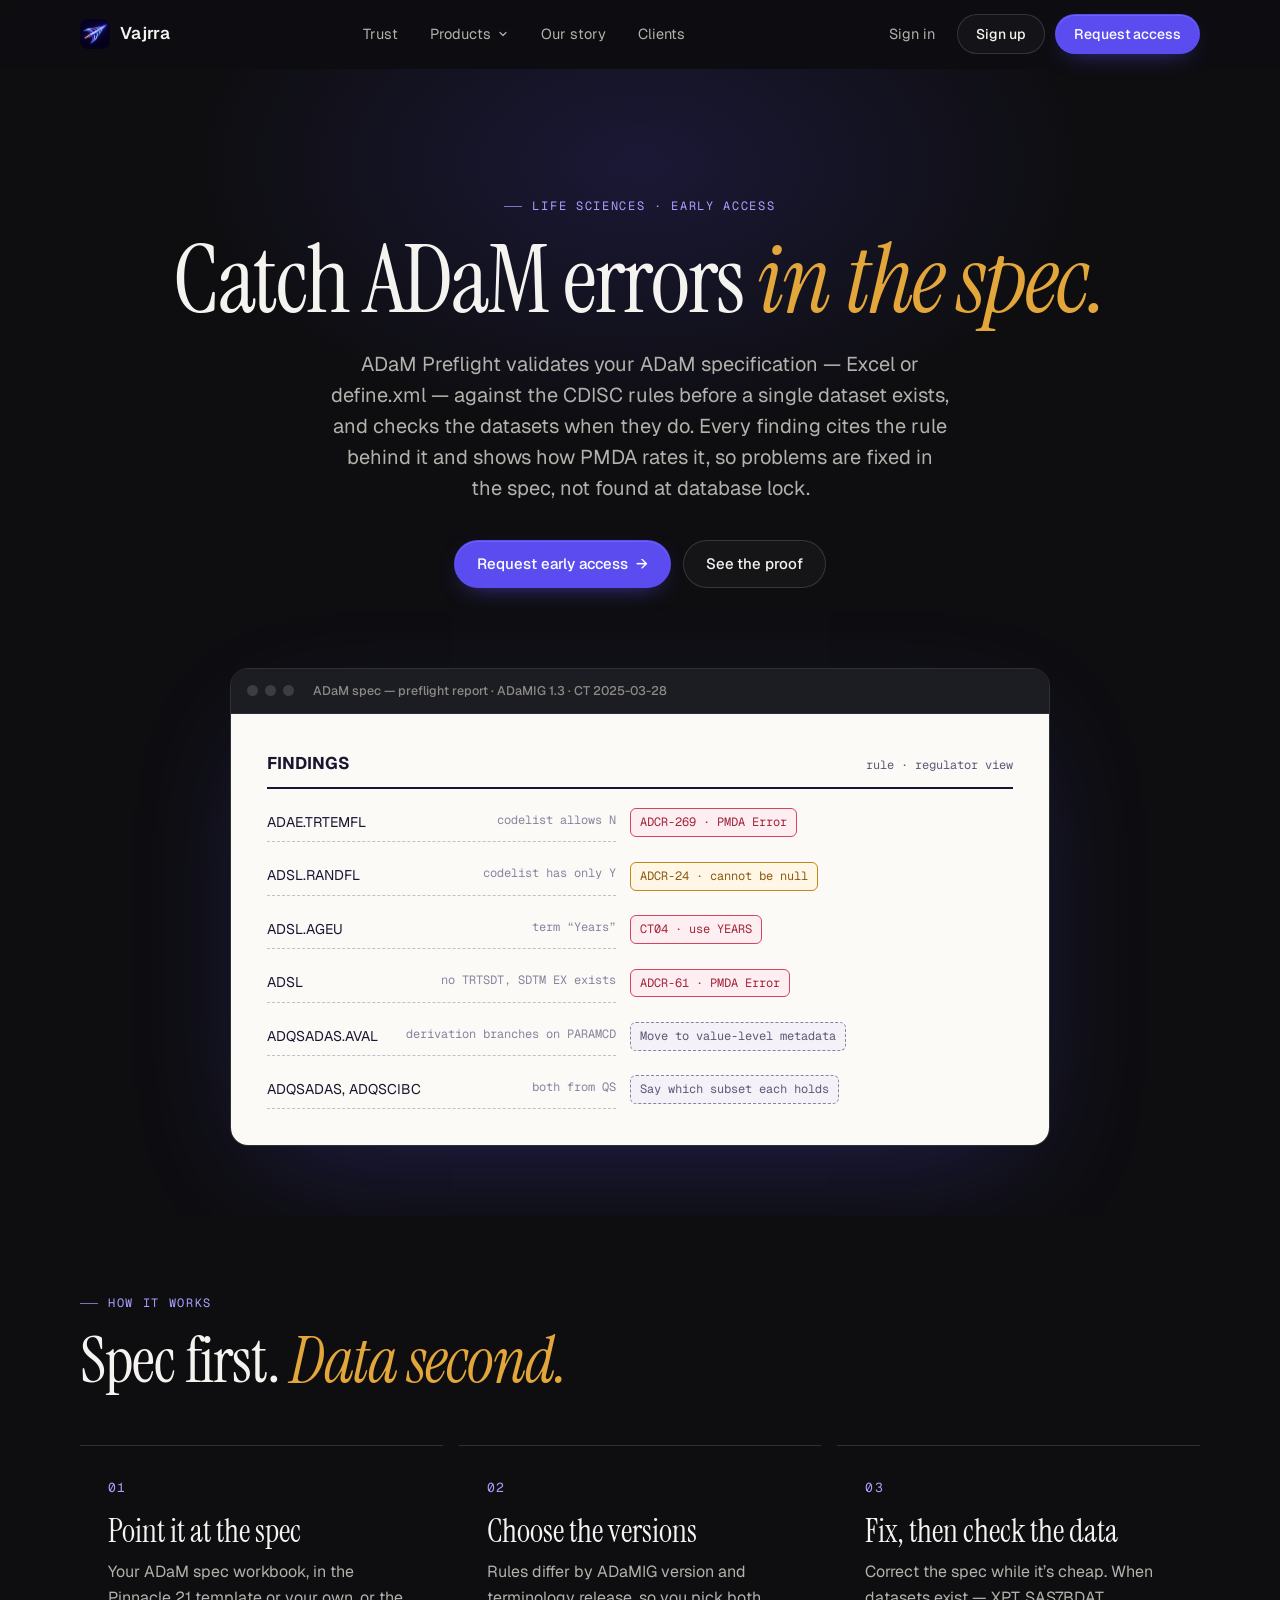
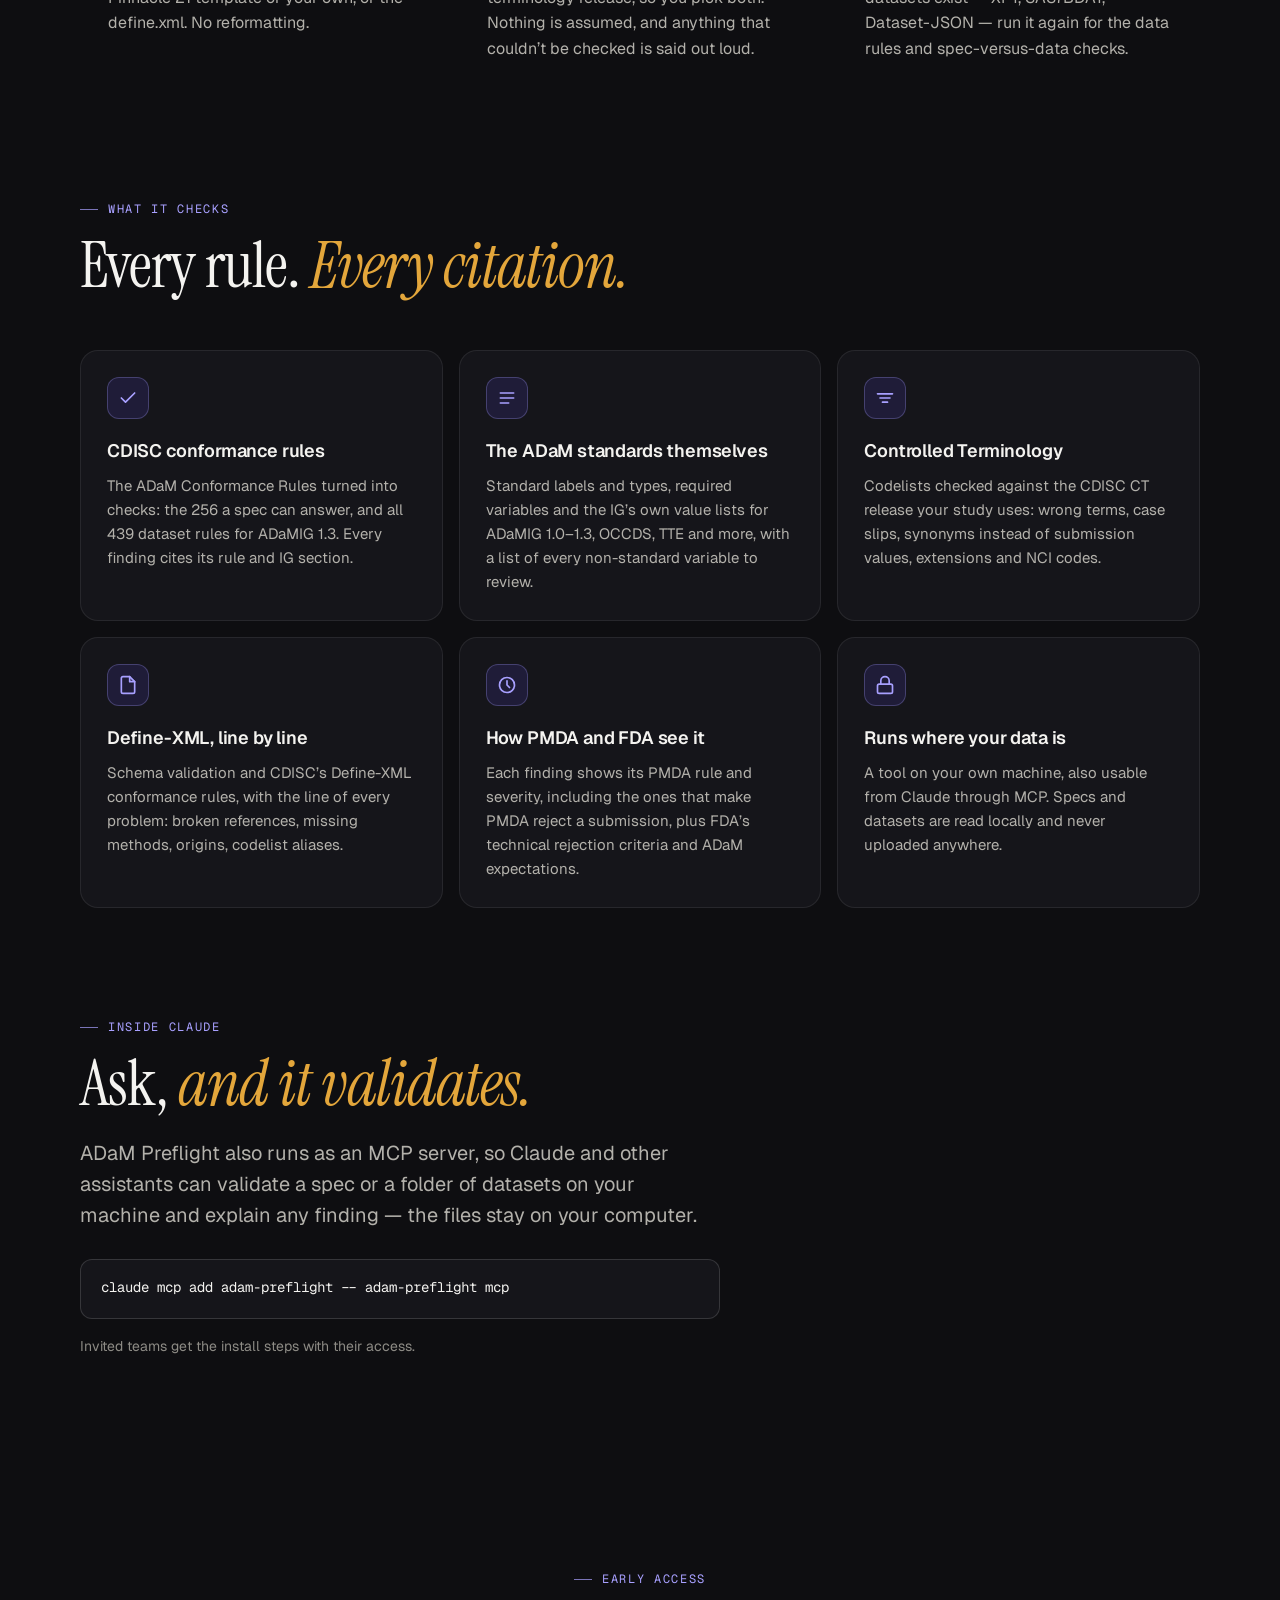
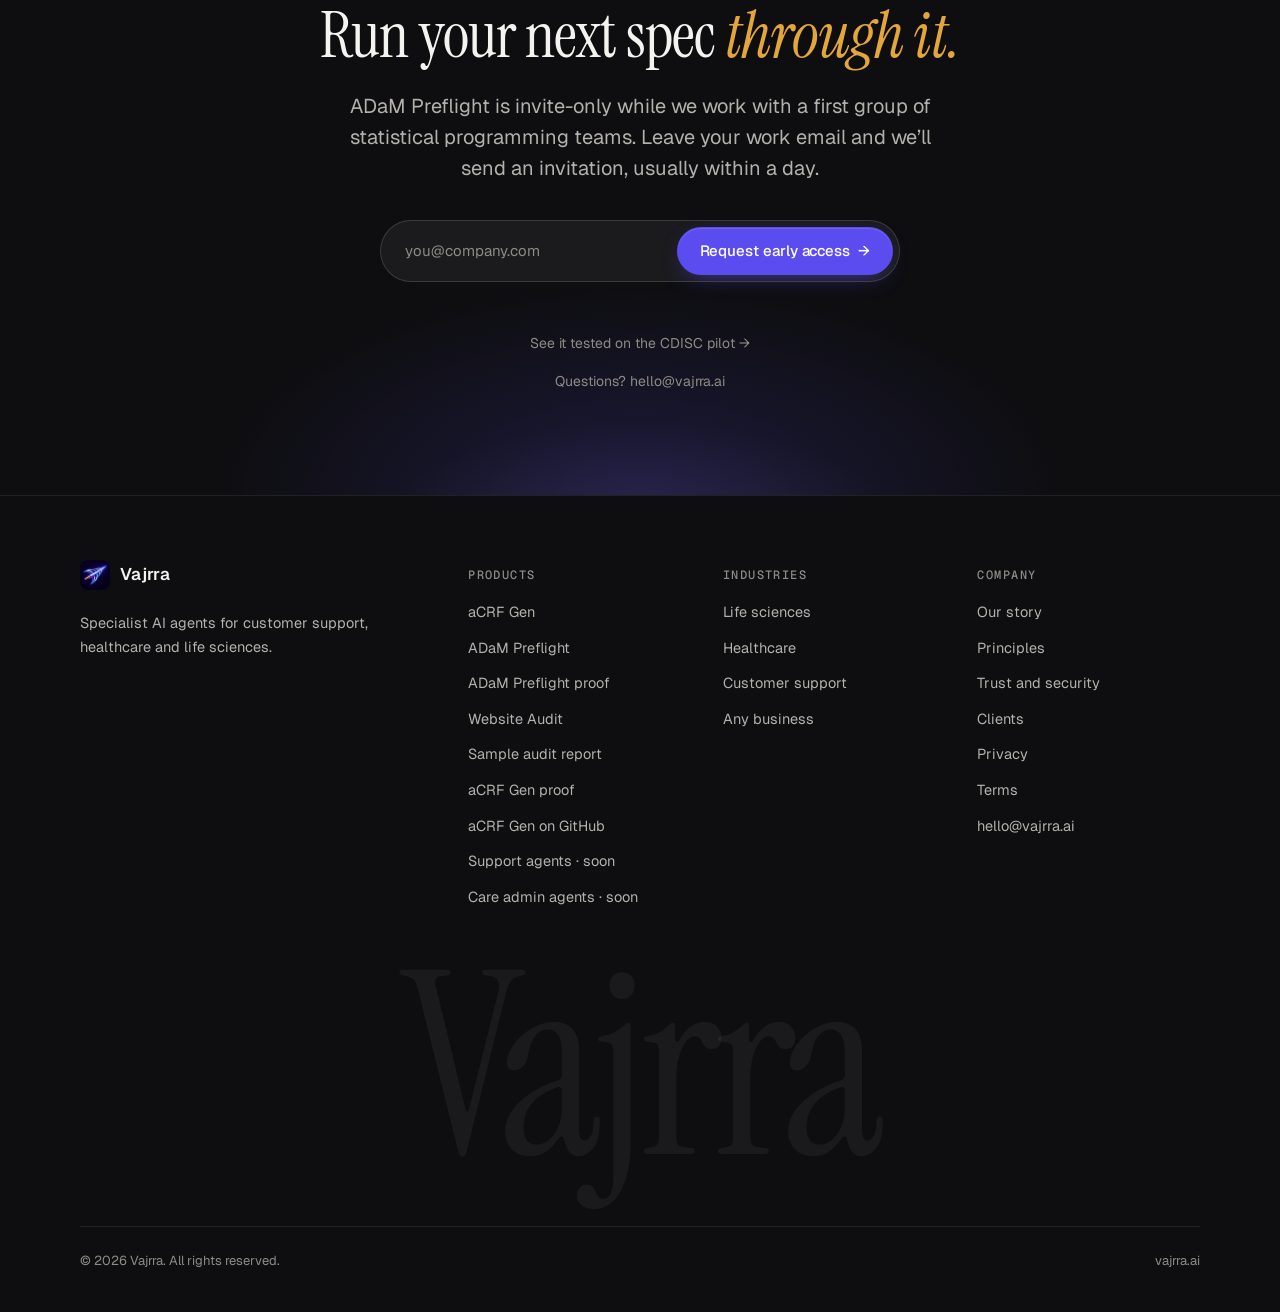
<file: preflight.html>
<!doctype html>
<html lang="en">
<head>
  <meta charset="utf-8" />
  <meta name="viewport" content="width=device-width, initial-scale=1" />
  <title>ADaM Preflight — catch ADaM errors in the spec · Vajrra</title>
  <meta name="description" content="ADaM Preflight validates ADaM specifications and datasets against the CDISC ADaM conformance rules, Controlled Terminology and Define-XML rules, with PMDA and FDA ratings on every finding." />
  <meta name="theme-color" content="#0e0e11" />
  <link rel="canonical" href="https://vajrra.ai/preflight.html" />
  <link rel="icon" type="image/png" sizes="32x32" href="assets/favicon-32.png" />
  <link rel="apple-touch-icon" href="assets/apple-touch-icon.png" />
  <meta property="og:type" content="product" />
  <meta property="og:site_name" content="Vajrra" />
  <meta property="og:title" content="ADaM Preflight — catch ADaM errors in the spec" />
  <meta property="og:description" content="Validate ADaM specs and datasets against CDISC, PMDA and FDA rules, before the rework." />
  <meta property="og:url" content="https://vajrra.ai/preflight.html" />
  <meta property="og:image" content="https://vajrra.ai/assets/og-image.jpg" />
  <meta name="twitter:card" content="summary_large_image" />
  <link rel="preconnect" href="https://fonts.googleapis.com" />
  <link rel="preconnect" href="https://fonts.gstatic.com" crossorigin />
  <link href="https://fonts.googleapis.com/css2?family=Geist:wght@400;500;600;700&family=Geist+Mono:wght@400;500&family=Instrument+Serif:ital@0;1&display=swap" rel="stylesheet" />
  <link rel="stylesheet" href="styles.css?v=10" />
  <script type="application/ld+json">
    {"@context":"https://schema.org","@type":"SoftwareApplication","name":"ADaM Preflight","applicationCategory":"BusinessApplication","operatingSystem":"Windows, macOS, Linux","url":"https://vajrra.ai/preflight.html","description":"Validates CDISC ADaM specifications and datasets against the ADaM conformance rules, Controlled Terminology and Define-XML rules.","publisher":{"@type":"Organization","name":"Vajrra","url":"https://vajrra.ai/"}}
  </script>
</head>
<body>
  <a class="skip" href="#main">Skip to content</a>

  <header class="nav">
    <div class="wrap nav-inner">
      <a class="brand" href="index.html" aria-label="Vajrra home"><img src="assets/logo-mark.png" alt="" width="30" height="30" />Vajrra</a>
      <nav class="nav-links" aria-label="Primary">
        <a href="trust.html">Trust</a>
        <div class="nav-item">
          <button class="nav-trigger" aria-expanded="false" aria-controls="products-menu">Products <svg width="12" height="12" viewBox="0 0 24 24" fill="none" stroke="currentColor" stroke-width="2.4" stroke-linecap="round" stroke-linejoin="round" aria-hidden="true"><path d="m6 9 6 6 6-6"/></svg></button>
          <div class="nav-menu" id="products-menu">
            <div class="nav-menu-inner">
              <div class="menu-group">
                <span class="menu-label">Life sciences</span>
                <a class="menu-link" href="acrf.html"><strong>aCRF Gen <em class="badge">Early access</em></strong><small>SDTM-annotated CRFs, drafted in minutes.</small></a>
                <a class="menu-link" href="preflight.html" aria-current="page"><strong>ADaM Preflight <em class="badge">Early access</em></strong><small>ADaM specs and datasets, checked against CDISC rules.</small></a>
              </div>
              <div class="menu-group">
                <span class="menu-label">Any business</span>
                <a class="menu-link" href="audit.html"><strong>Website Audit <em class="badge">New</em></strong><small>A scored SEO, speed and security report for any site.</small></a>
              </div>
              <div class="menu-group">
                <span class="menu-label">Customer support</span>
                <a class="menu-link soon" href="index.html#customer-support"><strong>Support agents <em class="badge soon">Releasing soon</em></strong><small>Resolve tickets from your own docs, with approvals.</small></a>
              </div>
              <div class="menu-group">
                <span class="menu-label">Healthcare</span>
                <a class="menu-link soon" href="index.html#healthcare"><strong>Care admin agents <em class="badge soon">Releasing soon</em></strong><small>Referrals, summaries and prior-auth packets, drafted.</small></a>
              </div>
            </div>
          </div>
        </div>
        <a href="index.html#story">Our story</a>
        <a href="client-ss-women-child-hospital.html">Clients</a>
      </nav>
      <div class="nav-cta">
        <a class="nav-signin" href="https://accounts.vajrra.ai/signin">Sign in</a>
        <a class="btn btn-ghost" href="https://accounts.vajrra.ai/signin?mode=signup">Sign up</a>
        <a class="btn btn-primary" href="#access">Request access</a>
        <button class="menu-toggle" aria-label="Open menu" aria-expanded="false" aria-controls="mobile-menu">
          <svg width="18" height="18" viewBox="0 0 24 24" fill="none" stroke="currentColor" stroke-width="2" stroke-linecap="round"><path d="M4 7h16M4 12h16M4 17h16"/></svg>
        </button>
      </div>
    </div>
    <div class="mobile-menu" id="mobile-menu">
      <span class="mobile-label">Products</span>
      <a href="acrf.html">aCRF Gen <em class="badge">Early access</em></a>
      <a href="preflight.html">ADaM Preflight <em class="badge">Early access</em></a>
      <a href="audit.html">Website Audit <em class="badge">New</em></a>
      <a href="index.html#customer-support">Support agents <em class="badge soon">Soon</em></a>
      <a href="index.html#healthcare">Care admin agents <em class="badge soon">Soon</em></a>
      <span class="mobile-label">Account</span>
      <a href="https://accounts.vajrra.ai/signin">Sign in</a>
      <a href="https://accounts.vajrra.ai/signin?mode=signup">Sign up</a>
      <span class="mobile-label">Company</span>
      <a href="trust.html">Trust</a>
      <a href="index.html#story">Our story</a>
      <a href="client-ss-women-child-hospital.html">Clients</a>
      <a href="#access">Request access</a>
    </div>
  </header>

  <main id="main">
    <section class="page-hero">
      <div class="wrap">
        <span class="eyebrow">Life sciences · Early access</span>
        <h1 class="display">Catch ADaM errors <em>in the spec.</em></h1>
        <p class="lede">ADaM Preflight validates your ADaM specification — Excel or define.xml — against the CDISC rules before a single dataset exists, and checks the datasets when they do. Every finding cites the rule behind it and shows how PMDA rates it, so problems are fixed in the spec, not found at database lock.</p>
        <div class="cta-row">
          <a class="btn btn-primary" href="#access">Request early access <span class="arrow" aria-hidden="true">→</span></a>
          <a class="btn btn-ghost" href="preflight-proof.html">See the proof</a>
        </div>

        <div class="crf-mock" role="img" aria-label="Example: findings from an ADaM specification, each with its rule and PMDA severity">
          <div class="app-bar"><i></i><i></i><i></i><b>ADaM spec — preflight report · ADaMIG 1.3 · CT 2025-03-28</b></div>
          <div class="crf-page">
            <div class="crf-title"><b>FINDINGS</b><span>rule · regulator view</span></div>
            <div class="crf-row"><div class="crf-field">ADAE.TRTEMFL <i>codelist allows N</i></div><span class="anno err">ADCR-269 · PMDA Error</span></div>
            <div class="crf-row"><div class="crf-field">ADSL.RANDFL <i>codelist has only Y</i></div><span class="anno warn">ADCR-24 · cannot be null</span></div>
            <div class="crf-row"><div class="crf-field">ADSL.AGEU <i>term “Years”</i></div><span class="anno err">CT04 · use YEARS</span></div>
            <div class="crf-row"><div class="crf-field">ADSL <i>no TRTSDT, SDTM EX exists</i></div><span class="anno err">ADCR-61 · PMDA Error</span></div>
            <div class="crf-row"><div class="crf-field">ADQSADAS.AVAL <i>derivation branches on PARAMCD</i></div><span class="anno note">Move to value-level metadata</span></div>
            <div class="crf-row"><div class="crf-field">ADQSADAS, ADQSCIBC <i>both from QS</i></div><span class="anno note">Say which subset each holds</span></div>
          </div>
        </div>
      </div>
    </section>

    <section class="section" id="how" style="padding-top: clamp(40px, 6vw, 70px)">
      <div class="wrap">
        <div class="section-head reveal">
          <span class="eyebrow">How it works</span>
          <h2 class="h2">Spec first. <em>Data second.</em></h2>
        </div>
        <div class="steps">
          <div class="step reveal"><h3>Point it at the spec</h3><p>Your ADaM spec workbook, in the Pinnacle 21 template or your own, or the define.xml. No reformatting.</p></div>
          <div class="step reveal"><h3>Choose the versions</h3><p>Rules differ by ADaMIG version and terminology release, so you pick both. Nothing is assumed, and anything that couldn’t be checked is said out loud.</p></div>
          <div class="step reveal"><h3>Fix, then check the data</h3><p>Correct the spec while it’s cheap. When datasets exist — XPT, SAS7BDAT, Dataset-JSON — run it again for the data rules and spec-versus-data checks.</p></div>
        </div>
      </div>
    </section>

    <section class="section" id="checks" style="padding-top: 0">
      <div class="wrap">
        <div class="section-head reveal">
          <span class="eyebrow">What it checks</span>
          <h2 class="h2">Every rule. <em>Every citation.</em></h2>
        </div>
        <div class="feature-grid">
          <div class="tile reveal">
            <div class="icon"><svg width="20" height="20" viewBox="0 0 24 24" fill="none" stroke="currentColor" stroke-width="2" stroke-linecap="round" stroke-linejoin="round"><path d="M20 6 9 17l-5-5"/></svg></div>
            <h3>CDISC conformance rules</h3>
            <p>The ADaM Conformance Rules turned into checks: the 256 a spec can answer, and all 439 dataset rules for ADaMIG 1.3. Every finding cites its rule and IG section.</p>
          </div>
          <div class="tile reveal">
            <div class="icon"><svg width="20" height="20" viewBox="0 0 24 24" fill="none" stroke="currentColor" stroke-width="2" stroke-linecap="round" stroke-linejoin="round"><path d="M4 6h16M4 12h16M4 18h10"/></svg></div>
            <h3>The ADaM standards themselves</h3>
            <p>Standard labels and types, required variables and the IG’s own value lists for ADaMIG 1.0–1.3, OCCDS, TTE and more, with a list of every non-standard variable to review.</p>
          </div>
          <div class="tile reveal">
            <div class="icon"><svg width="20" height="20" viewBox="0 0 24 24" fill="none" stroke="currentColor" stroke-width="2" stroke-linecap="round" stroke-linejoin="round"><path d="M3 7h18M6 12h12M9 17h6"/></svg></div>
            <h3>Controlled Terminology</h3>
            <p>Codelists checked against the CDISC CT release your study uses: wrong terms, case slips, synonyms instead of submission values, extensions and NCI codes.</p>
          </div>
          <div class="tile reveal">
            <div class="icon"><svg width="20" height="20" viewBox="0 0 24 24" fill="none" stroke="currentColor" stroke-width="2" stroke-linecap="round" stroke-linejoin="round"><path d="M14 2H6a2 2 0 0 0-2 2v16a2 2 0 0 0 2 2h12a2 2 0 0 0 2-2V8z"/><path d="M14 2v6h6"/></svg></div>
            <h3>Define-XML, line by line</h3>
            <p>Schema validation and CDISC’s Define-XML conformance rules, with the line of every problem: broken references, missing methods, origins, codelist aliases.</p>
          </div>
          <div class="tile reveal">
            <div class="icon"><svg width="20" height="20" viewBox="0 0 24 24" fill="none" stroke="currentColor" stroke-width="2" stroke-linecap="round" stroke-linejoin="round"><circle cx="12" cy="12" r="9"/><path d="M12 7v5l3 3"/></svg></div>
            <h3>How PMDA and FDA see it</h3>
            <p>Each finding shows its PMDA rule and severity, including the ones that make PMDA reject a submission, plus FDA’s technical rejection criteria and ADaM expectations.</p>
          </div>
          <div class="tile reveal">
            <div class="icon"><svg width="20" height="20" viewBox="0 0 24 24" fill="none" stroke="currentColor" stroke-width="2" stroke-linecap="round" stroke-linejoin="round"><rect x="3" y="11" width="18" height="11" rx="2"/><path d="M7 11V7a5 5 0 0 1 10 0v4"/></svg></div>
            <h3>Runs where your data is</h3>
            <p>A tool on your own machine, also usable from Claude through MCP. Specs and datasets are read locally and never uploaded anywhere.</p>
          </div>
        </div>
      </div>
    </section>

    <section class="section" style="padding-top: 0">
      <div class="wrap reveal">
        <div class="section-head">
          <span class="eyebrow">Inside Claude</span>
          <h2 class="h2">Ask, <em>and it validates.</em></h2>
        </div>
        <p class="lede">ADaM Preflight also runs as an MCP server, so Claude and other assistants can validate a spec or a folder of datasets on your machine and explain any finding — the files stay on your computer.</p>
        <pre class="code-block"><code>claude mcp add adam-preflight -- adam-preflight mcp</code></pre>
        <p class="download-note">Invited teams get the install steps with their access.</p>
      </div>
    </section>

    <section class="section final" id="access">
      <div class="wrap reveal">
        <span class="eyebrow">Early access</span>
        <h2 class="h2">Run your next spec <em>through it.</em></h2>
        <p class="lede">ADaM Preflight is invite-only while we work with a first group of statistical programming teams. Leave your work email and we’ll send an invitation, usually within a day.</p>
        <form class="contact-form" data-subject="ADaM Preflight early access" novalidate>
          <label class="skip" for="email">Work email</label>
          <input id="email" type="email" name="email" placeholder="you@company.com" autocomplete="email" required />
          <button class="btn btn-primary" type="submit">Request early access <span class="arrow" aria-hidden="true">→</span></button>
        </form>
        <p class="form-note" role="status"></p>
        <p class="download-note"><a href="preflight-proof.html">See it tested on the CDISC pilot →</a></p>
        <p class="download-note">Questions? <a href="mailto:hello@vajrra.ai">hello@vajrra.ai</a></p>
      </div>
    </section>
  </main>

  <footer class="footer">
    <div class="wrap">
      <div class="footer-grid">
        <div>
          <a class="brand" href="index.html"><img src="assets/logo-mark.png" alt="" width="30" height="30" />Vajrra</a>
          <p>Specialist AI agents for customer support, healthcare and life sciences.</p>
        </div>
        <div>
          <h4>Products</h4>
          <ul><li><a href="acrf.html">aCRF Gen</a></li><li><a href="preflight.html">ADaM Preflight</a></li><li><a href="preflight-proof.html">ADaM Preflight proof</a></li><li><a href="audit.html">Website Audit</a></li><li><a href="sample-report.html">Sample audit report</a></li><li><a href="proof.html">aCRF Gen proof</a></li><li><a href="https://github.com/himanshuoo7/CRF_Annotation" rel="noopener">aCRF Gen on GitHub</a></li><li><a href="index.html#customer-support">Support agents · soon</a></li><li><a href="index.html#healthcare">Care admin agents · soon</a></li></ul>
        </div>
        <div>
          <h4>Industries</h4>
          <ul><li><a href="index.html#life-sciences">Life sciences</a></li><li><a href="index.html#healthcare">Healthcare</a></li><li><a href="index.html#customer-support">Customer support</a></li><li><a href="index.html#website-audit">Any business</a></li></ul>
        </div>
        <div>
          <h4>Company</h4>
          <ul><li><a href="index.html#story">Our story</a></li><li><a href="index.html#principles">Principles</a></li><li><a href="trust.html">Trust and security</a></li><li><a href="client-ss-women-child-hospital.html">Clients</a></li><li><a href="privacy.html">Privacy</a></li><li><a href="terms.html">Terms</a></li><li><a href="mailto:hello@vajrra.ai">hello@vajrra.ai</a></li></ul>
        </div>
      </div>
      <div class="wordmark" aria-hidden="true">Vajrra</div>
      <div class="footer-base">
        <span>© <span data-year>2026</span> Vajrra. All rights reserved.</span>
        <span>vajrra.ai</span>
      </div>
    </div>
  </footer>

  <script src="main.js?v=8" defer></script>
</body>
</html>
</file>
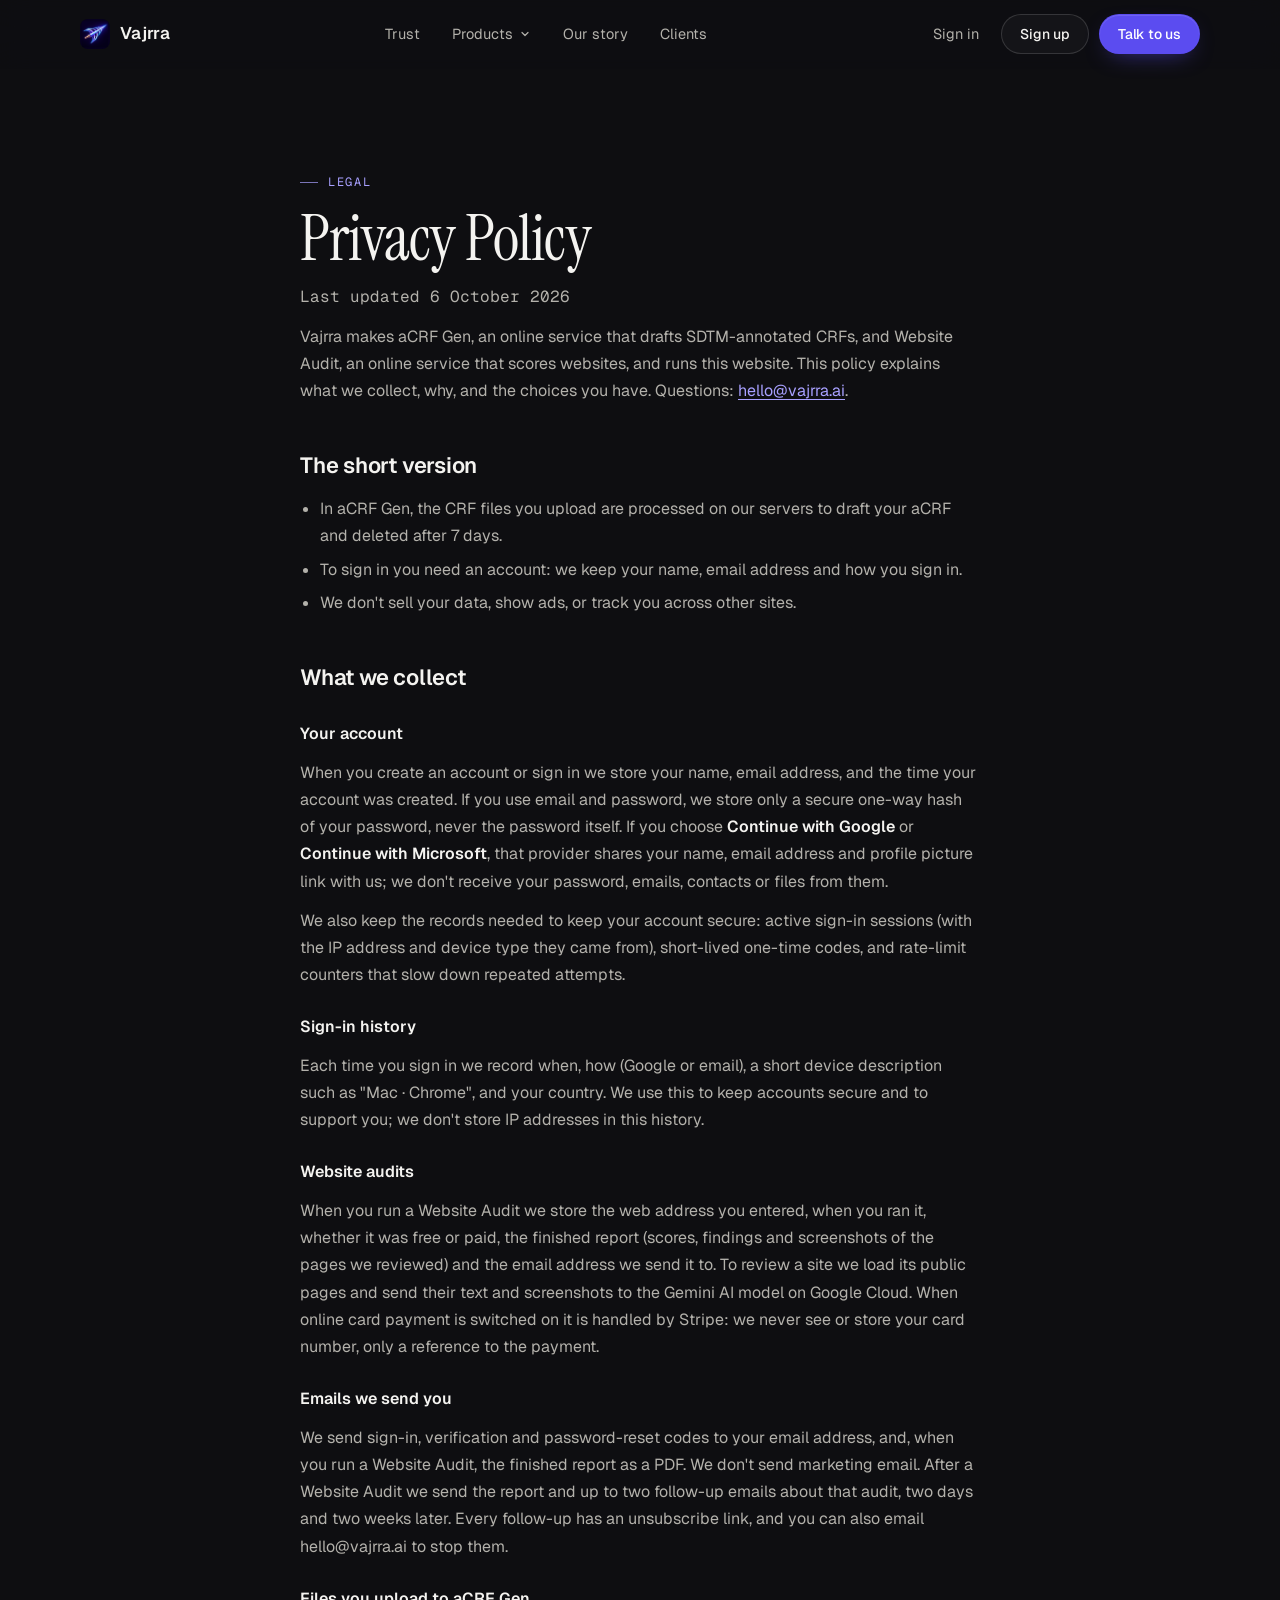
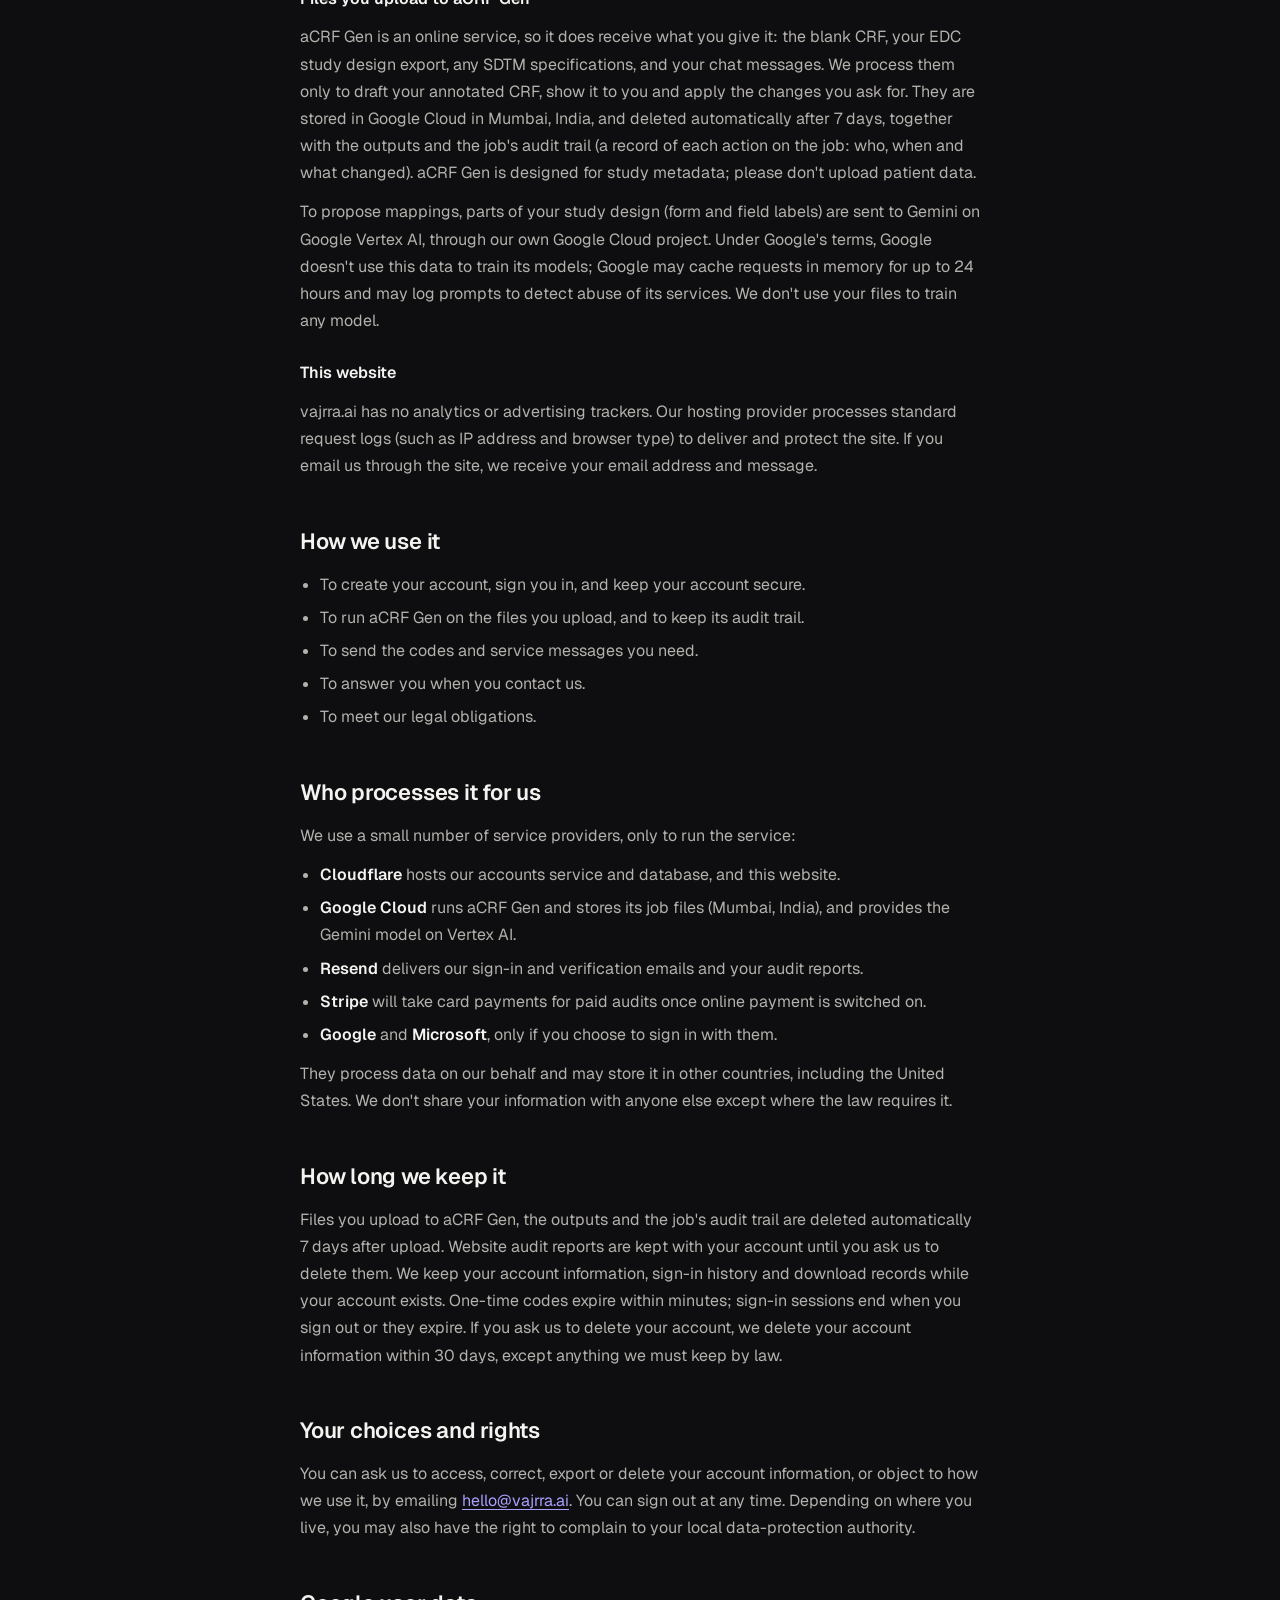
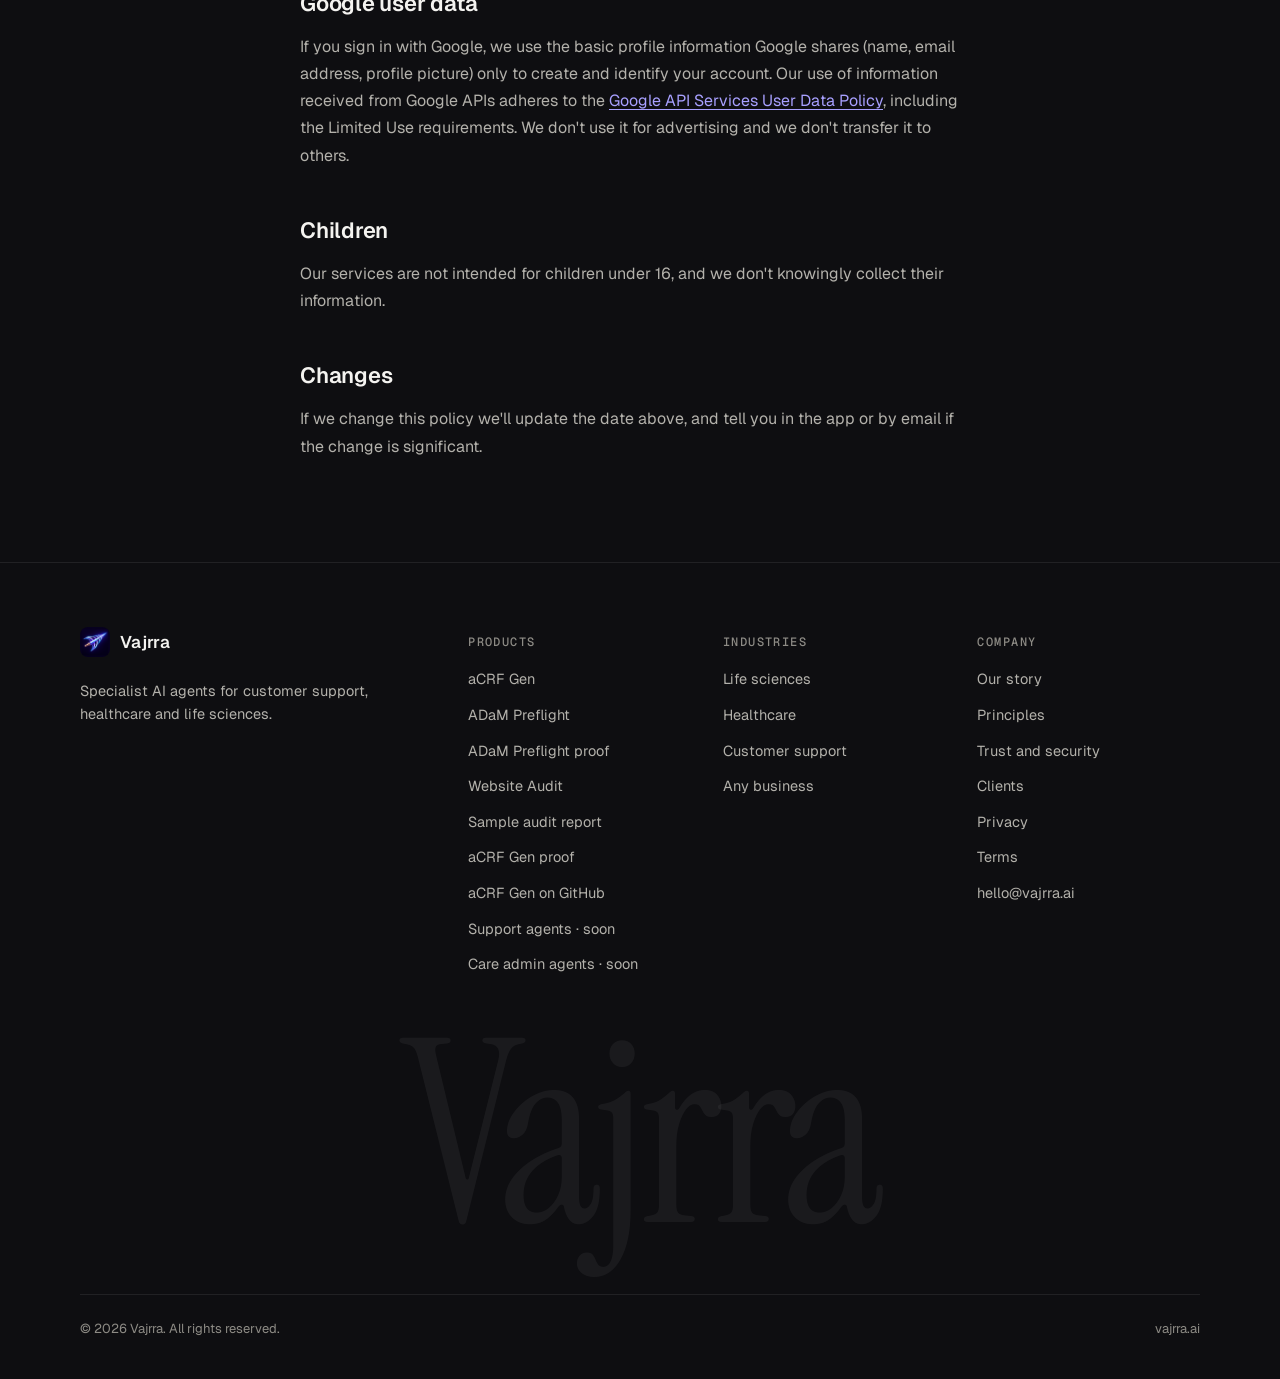
<file: privacy.html>
<!doctype html>
<html lang="en">
<head>
  <meta charset="utf-8" />
  <meta name="viewport" content="width=device-width, initial-scale=1" />
  <title>Privacy Policy — aCRF Gen, Website Audit · Vajrra</title>
  <meta name="description" content="What Vajrra collects, how we use it, who processes it, how long we keep it, and your choices and rights across aCRF Gen, Website Audit and vajrra.ai." />
  <meta name="theme-color" content="#0e0e11" />
  <link rel="canonical" href="https://vajrra.ai/privacy.html" />
  <link rel="icon" type="image/png" sizes="32x32" href="assets/favicon-32.png" />
  <link rel="apple-touch-icon" href="assets/apple-touch-icon.png" />
  <meta property="og:type" content="product" />
  <meta property="og:site_name" content="Vajrra" />
  <meta property="og:title" content="Privacy Policy — aCRF Gen and Website Audit · Vajrra" />
  <meta property="og:description" content="What Vajrra collects, how we use it, who processes it, how long we keep it, and your choices and rights across aCRF Gen, Website Audit and vajrra.ai." />
  <meta property="og:url" content="https://vajrra.ai/privacy.html" />
  <meta property="og:image" content="https://vajrra.ai/assets/og-image.jpg" />
  <meta name="twitter:card" content="summary_large_image" />
  <link rel="preconnect" href="https://fonts.googleapis.com" />
  <link rel="preconnect" href="https://fonts.gstatic.com" crossorigin />
  <link href="https://fonts.googleapis.com/css2?family=Geist:wght@400;500;600;700&family=Geist+Mono:wght@400;500&family=Instrument+Serif:ital@0;1&display=swap" rel="stylesheet" />
  <link rel="stylesheet" href="styles.css?v=10" />
</head>
<body>
  <a class="skip" href="#main">Skip to content</a>

  <header class="nav">
    <div class="wrap nav-inner">
      <a class="brand" href="index.html" aria-label="Vajrra home"><img src="assets/logo-mark.png" alt="" width="30" height="30" />Vajrra</a>
      <nav class="nav-links" aria-label="Primary">
        <a href="trust.html">Trust</a>
        <div class="nav-item">
          <button class="nav-trigger" aria-expanded="false" aria-controls="products-menu">Products <svg width="12" height="12" viewBox="0 0 24 24" fill="none" stroke="currentColor" stroke-width="2.4" stroke-linecap="round" stroke-linejoin="round" aria-hidden="true"><path d="m6 9 6 6 6-6"/></svg></button>
          <div class="nav-menu" id="products-menu">
            <div class="nav-menu-inner">
              <div class="menu-group">
                <span class="menu-label">Life sciences</span>
                <a class="menu-link" href="acrf.html"><strong>aCRF Gen <em class="badge">Early access</em></strong><small>SDTM-annotated CRFs, drafted in minutes.</small></a>
                <a class="menu-link" href="preflight.html"><strong>ADaM Preflight <em class="badge">Early access</em></strong><small>ADaM specs and datasets, checked against CDISC rules.</small></a>
              </div>
              <div class="menu-group">
                <span class="menu-label">Any business</span>
                <a class="menu-link" href="audit.html"><strong>Website Audit <em class="badge">New</em></strong><small>A scored SEO, speed and security report for any site.</small></a>
              </div>
              <div class="menu-group">
                <span class="menu-label">Customer support</span>
                <a class="menu-link soon" href="index.html#customer-support"><strong>Support agents <em class="badge soon">Releasing soon</em></strong><small>Resolve tickets from your own docs, with approvals.</small></a>
              </div>
              <div class="menu-group">
                <span class="menu-label">Healthcare</span>
                <a class="menu-link soon" href="index.html#healthcare"><strong>Care admin agents <em class="badge soon">Releasing soon</em></strong><small>Referrals, summaries and prior-auth packets, drafted.</small></a>
              </div>
            </div>
          </div>
        </div>
        <a href="index.html#story">Our story</a>
        <a href="client-ss-women-child-hospital.html">Clients</a>
      </nav>
      <div class="nav-cta">
        <a class="nav-signin" href="https://accounts.vajrra.ai/signin">Sign in</a>
        <a class="btn btn-ghost" href="https://accounts.vajrra.ai/signin?mode=signup">Sign up</a>
        <a class="btn btn-primary" href="index.html#contact">Talk to us</a>
        <button class="menu-toggle" aria-label="Open menu" aria-expanded="false" aria-controls="mobile-menu">
          <svg width="18" height="18" viewBox="0 0 24 24" fill="none" stroke="currentColor" stroke-width="2" stroke-linecap="round"><path d="M4 7h16M4 12h16M4 17h16"/></svg>
        </button>
      </div>
    </div>
    <div class="mobile-menu" id="mobile-menu">
      <span class="mobile-label">Products</span>
      <a href="acrf.html">aCRF Gen <em class="badge">Early access</em></a>
      <a href="preflight.html">ADaM Preflight <em class="badge">Early access</em></a>
      <a href="audit.html">Website Audit <em class="badge">New</em></a>
      <a href="index.html#customer-support">Support agents <em class="badge soon">Soon</em></a>
      <a href="index.html#healthcare">Care admin agents <em class="badge soon">Soon</em></a>
      <span class="mobile-label">Account</span>
      <a href="https://accounts.vajrra.ai/signin">Sign in</a>
      <a href="https://accounts.vajrra.ai/signin?mode=signup">Sign up</a>
      <span class="mobile-label">Company</span>
      <a href="trust.html">Trust</a>
      <a href="index.html#story">Our story</a>
      <a href="client-ss-women-child-hospital.html">Clients</a>
      <a href="index.html#contact">Talk to us</a>
    </div>
  </header>

  <main id="main">
    <section class="section legal" style="padding-top: clamp(56px, 8vw, 96px)">
      <div class="wrap">
        <span class="eyebrow">Legal</span>
        <h1 class="h2">Privacy Policy</h1>
        <p class="legal-updated">Last updated 6 October 2026</p>
        <p>Vajrra makes aCRF Gen, an online service that drafts SDTM-annotated CRFs, and Website Audit, an online service that scores websites, and runs this website. This policy explains what we collect, why, and the choices you have. Questions: <a href="mailto:hello@vajrra.ai">hello@vajrra.ai</a>.</p>

        <h2>The short version</h2>
        <ul>
          <li>In aCRF Gen, the CRF files you upload are processed on our servers to draft your aCRF and deleted after 7 days.</li>
          <li>To sign in you need an account: we keep your name, email address and how you sign in.</li>
          <li>We don't sell your data, show ads, or track you across other sites.</li>
        </ul>

        <h2>What we collect</h2>
        <h3>Your account</h3>
        <p>When you create an account or sign in we store your name, email address, and the time your account was created. If you use email and password, we store only a secure one-way hash of your password, never the password itself. If you choose <strong>Continue with Google</strong> or <strong>Continue with Microsoft</strong>, that provider shares your name, email address and profile picture link with us; we don't receive your password, emails, contacts or files from them.</p>
        <p>We also keep the records needed to keep your account secure: active sign-in sessions (with the IP address and device type they came from), short-lived one-time codes, and rate-limit counters that slow down repeated attempts.</p>
        <h3>Sign-in history</h3>
        <p>Each time you sign in we record when, how (Google or email), a short device description such as "Mac · Chrome", and your country. We use this to keep accounts secure and to support you; we don't store IP addresses in this history.</p>
        <h3>Website audits</h3>
        <p>When you run a Website Audit we store the web address you entered, when you ran it, whether it was free or paid, the finished report (scores, findings and screenshots of the pages we reviewed) and the email address we send it to. To review a site we load its public pages and send their text and screenshots to the Gemini AI model on Google Cloud. When online card payment is switched on it is handled by Stripe: we never see or store your card number, only a reference to the payment.</p>

        <h3>Emails we send you</h3>
        <p>We send sign-in, verification and password-reset codes to your email address, and, when you run a Website Audit, the finished report as a PDF. We don't send marketing email. After a Website Audit we send the report and up to two follow-up emails about that audit, two days and two weeks later. Every follow-up has an unsubscribe link, and you can also email hello@vajrra.ai to stop them.</p>
        <h3>Files you upload to aCRF Gen</h3>
        <p>aCRF Gen is an online service, so it does receive what you give it: the blank CRF, your EDC study design export, any SDTM specifications, and your chat messages. We process them only to draft your annotated CRF, show it to you and apply the changes you ask for. They are stored in Google Cloud in Mumbai, India, and deleted automatically after 7 days, together with the outputs and the job's audit trail (a record of each action on the job: who, when and what changed). aCRF Gen is designed for study metadata; please don't upload patient data.</p>
        <p>To propose mappings, parts of your study design (form and field labels) are sent to Gemini on Google Vertex AI, through our own Google Cloud project. Under Google's terms, Google doesn't use this data to train its models; Google may cache requests in memory for up to 24 hours and may log prompts to detect abuse of its services. We don't use your files to train any model.</p>
        <h3>This website</h3>
        <p>vajrra.ai has no analytics or advertising trackers. Our hosting provider processes standard request logs (such as IP address and browser type) to deliver and protect the site. If you email us through the site, we receive your email address and message.</p>

        <h2>How we use it</h2>
        <ul>
          <li>To create your account, sign you in, and keep your account secure.</li>
          <li>To run aCRF Gen on the files you upload, and to keep its audit trail.</li>
          <li>To send the codes and service messages you need.</li>
          <li>To answer you when you contact us.</li>
          <li>To meet our legal obligations.</li>
        </ul>

        <h2>Who processes it for us</h2>
        <p>We use a small number of service providers, only to run the service:</p>
        <ul>
          <li><strong>Cloudflare</strong> hosts our accounts service and database, and this website.</li>
          <li><strong>Google Cloud</strong> runs aCRF Gen and stores its job files (Mumbai, India), and provides the Gemini model on Vertex AI.</li>
          <li><strong>Resend</strong> delivers our sign-in and verification emails and your audit reports.</li>
    <li><strong>Stripe</strong> will take card payments for paid audits once online payment is switched on.</li>
          <li><strong>Google</strong> and <strong>Microsoft</strong>, only if you choose to sign in with them.</li>
        </ul>
        <p>They process data on our behalf and may store it in other countries, including the United States. We don't share your information with anyone else except where the law requires it.</p>

        <h2>How long we keep it</h2>
        <p>Files you upload to aCRF Gen, the outputs and the job's audit trail are deleted automatically 7 days after upload. Website audit reports are kept with your account until you ask us to delete them. We keep your account information, sign-in history and download records while your account exists. One-time codes expire within minutes; sign-in sessions end when you sign out or they expire. If you ask us to delete your account, we delete your account information within 30 days, except anything we must keep by law.</p>

        <h2>Your choices and rights</h2>
        <p>You can ask us to access, correct, export or delete your account information, or object to how we use it, by emailing <a href="mailto:hello@vajrra.ai">hello@vajrra.ai</a>. You can sign out at any time. Depending on where you live, you may also have the right to complain to your local data-protection authority.</p>

        <h2>Google user data</h2>
        <p>If you sign in with Google, we use the basic profile information Google shares (name, email address, profile picture) only to create and identify your account. Our use of information received from Google APIs adheres to the <a href="https://developers.google.com/terms/api-services-user-data-policy" rel="noopener">Google API Services User Data Policy</a>, including the Limited Use requirements. We don't use it for advertising and we don't transfer it to others.</p>

        <h2>Children</h2>
        <p>Our services are not intended for children under 16, and we don't knowingly collect their information.</p>

        <h2>Changes</h2>
        <p>If we change this policy we'll update the date above, and tell you in the app or by email if the change is significant.</p>

      </div>
    </section>
  </main>

  <footer class="footer">
    <div class="wrap">
      <div class="footer-grid">
        <div>
          <a class="brand" href="index.html"><img src="assets/logo-mark.png" alt="" width="30" height="30" />Vajrra</a>
          <p>Specialist AI agents for customer support, healthcare and life sciences.</p>
        </div>
        <div>
          <h4>Products</h4>
          <ul><li><a href="acrf.html">aCRF Gen</a></li><li><a href="preflight.html">ADaM Preflight</a></li><li><a href="preflight-proof.html">ADaM Preflight proof</a></li><li><a href="audit.html">Website Audit</a></li><li><a href="sample-report.html">Sample audit report</a></li><li><a href="proof.html">aCRF Gen proof</a></li><li><a href="https://github.com/himanshuoo7/CRF_Annotation" rel="noopener">aCRF Gen on GitHub</a></li><li><a href="index.html#customer-support">Support agents · soon</a></li><li><a href="index.html#healthcare">Care admin agents · soon</a></li></ul>
        </div>
        <div>
          <h4>Industries</h4>
          <ul><li><a href="index.html#life-sciences">Life sciences</a></li><li><a href="index.html#healthcare">Healthcare</a></li><li><a href="index.html#customer-support">Customer support</a></li><li><a href="index.html#website-audit">Any business</a></li></ul>
        </div>
        <div>
          <h4>Company</h4>
          <ul><li><a href="index.html#story">Our story</a></li><li><a href="index.html#principles">Principles</a></li><li><a href="trust.html">Trust and security</a></li><li><a href="client-ss-women-child-hospital.html">Clients</a></li><li><a href="privacy.html">Privacy</a></li><li><a href="terms.html">Terms</a></li><li><a href="mailto:hello@vajrra.ai">hello@vajrra.ai</a></li></ul>
        </div>
      </div>
      <div class="wordmark" aria-hidden="true">Vajrra</div>
      <div class="footer-base">
        <span>© <span data-year>2026</span> Vajrra. All rights reserved.</span>
        <span>vajrra.ai</span>
      </div>
    </div>
  </footer>

  <script src="main.js?v=8" defer></script>
</body>
</html>
</file>
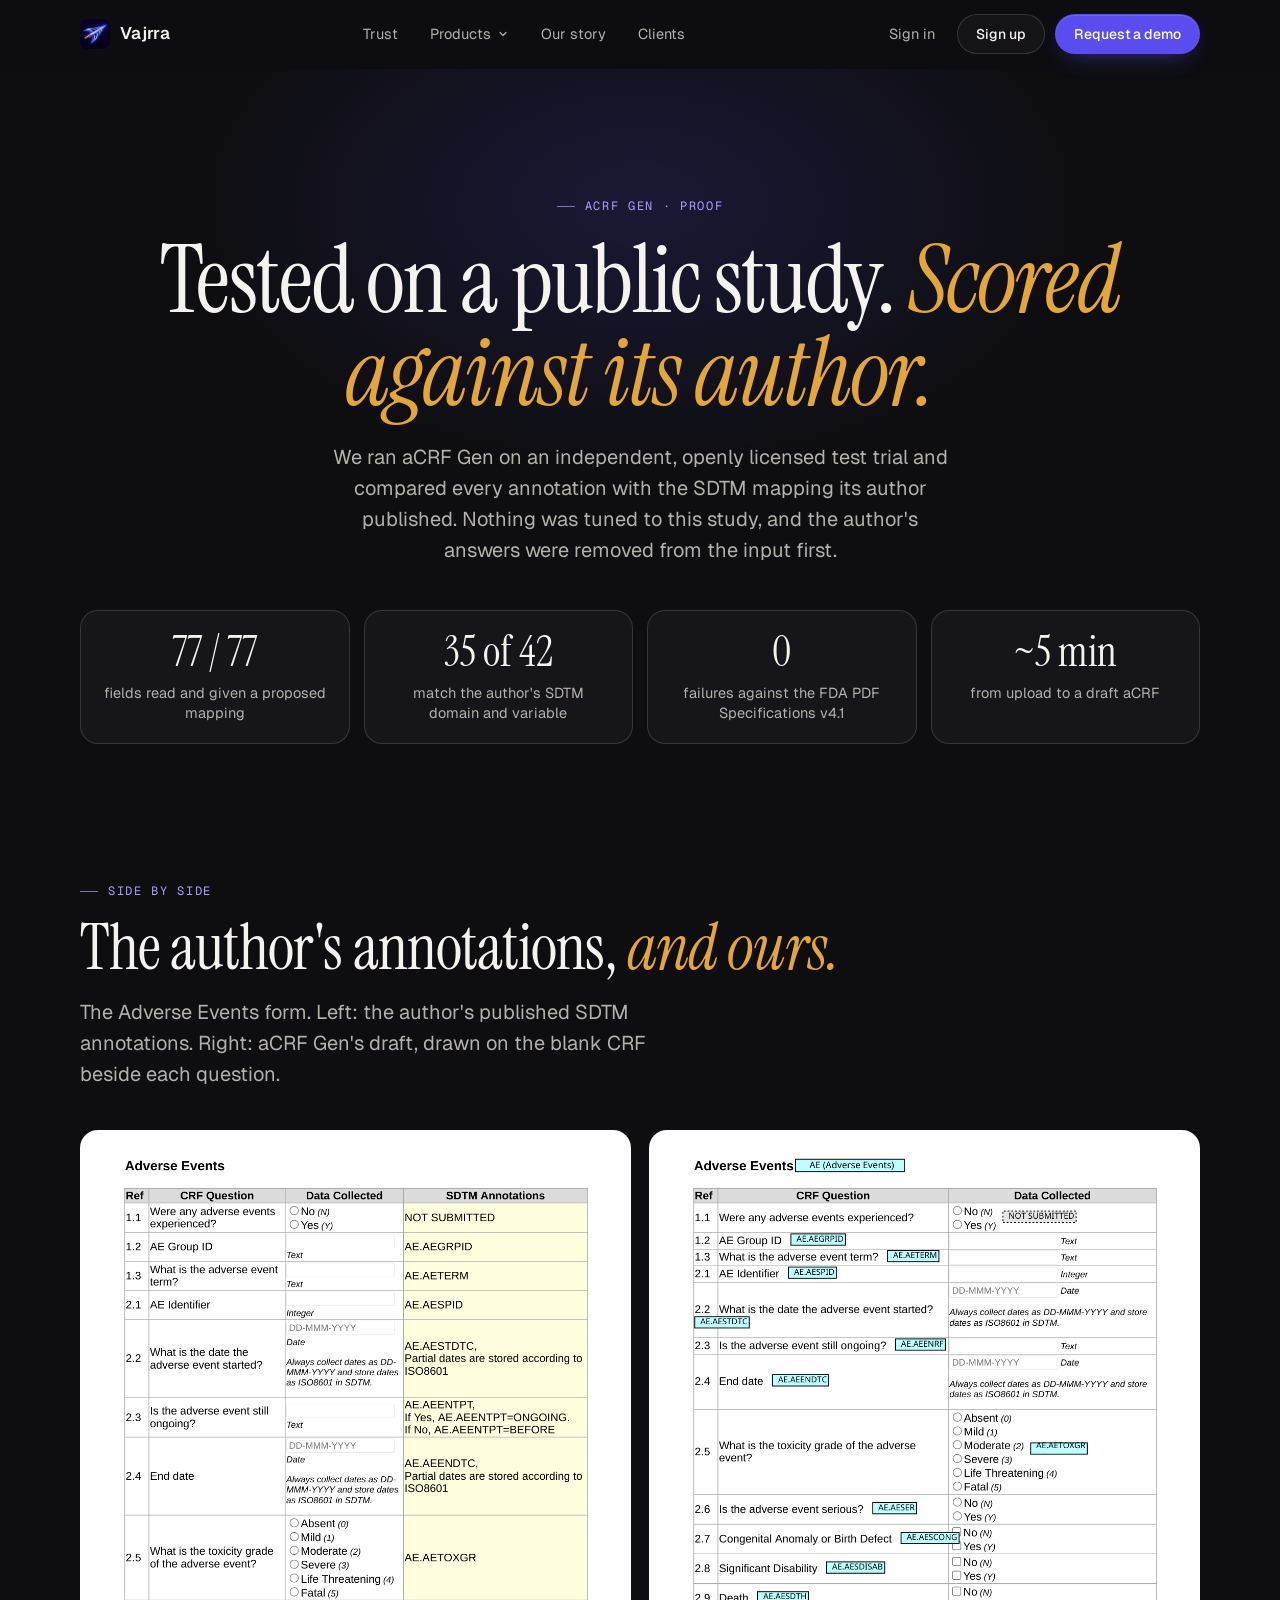
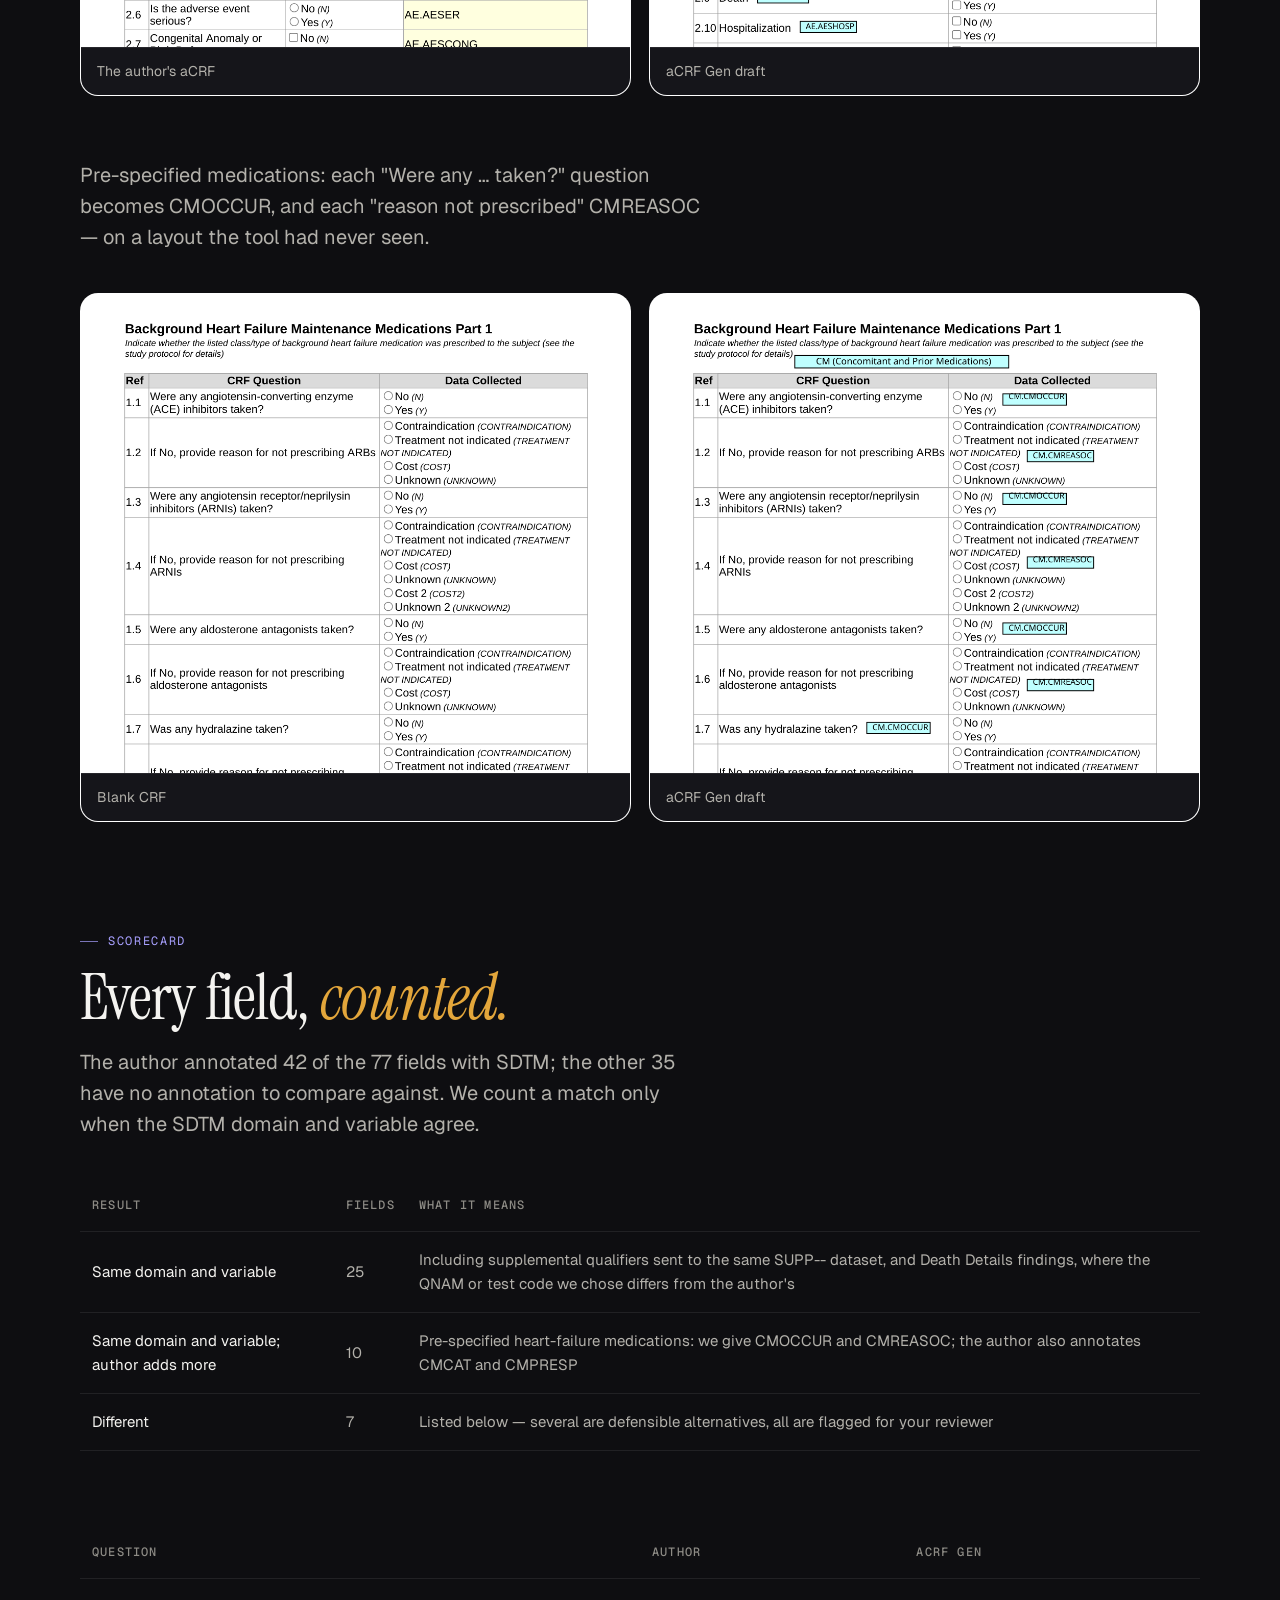
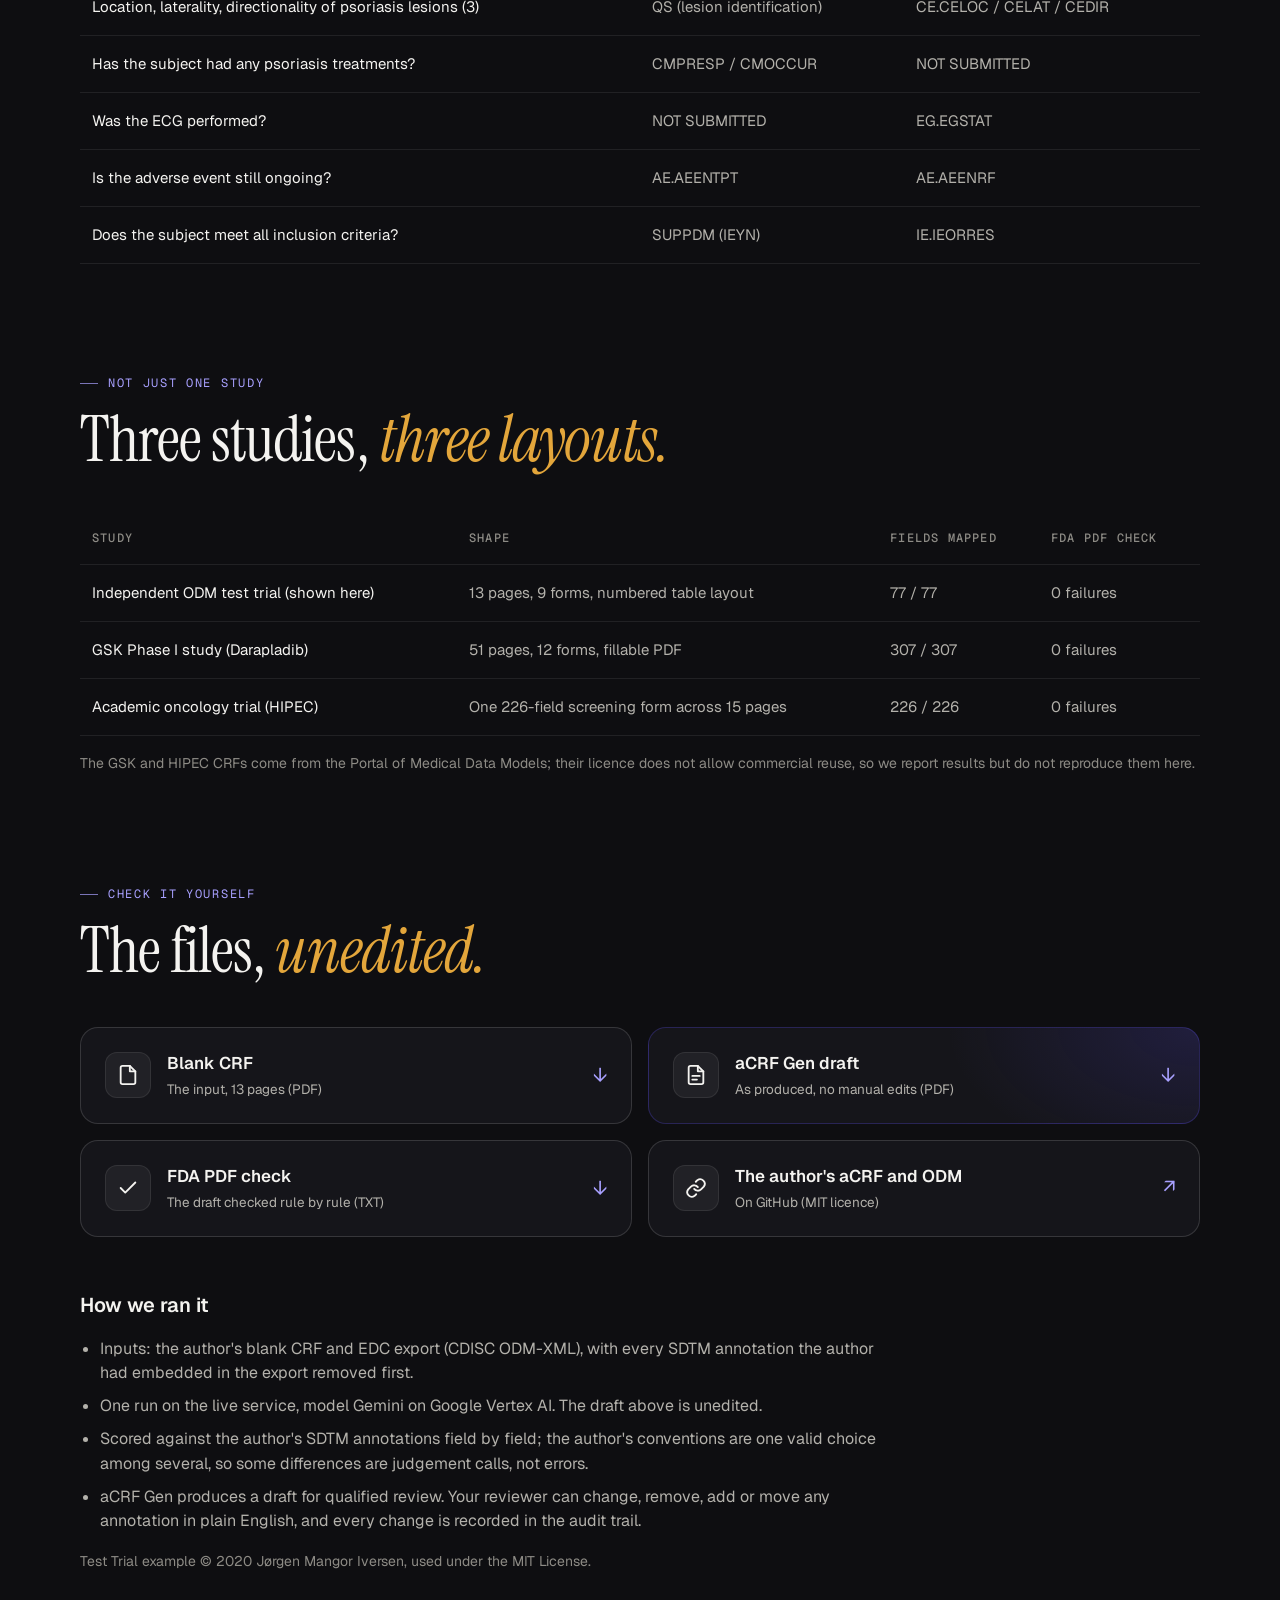
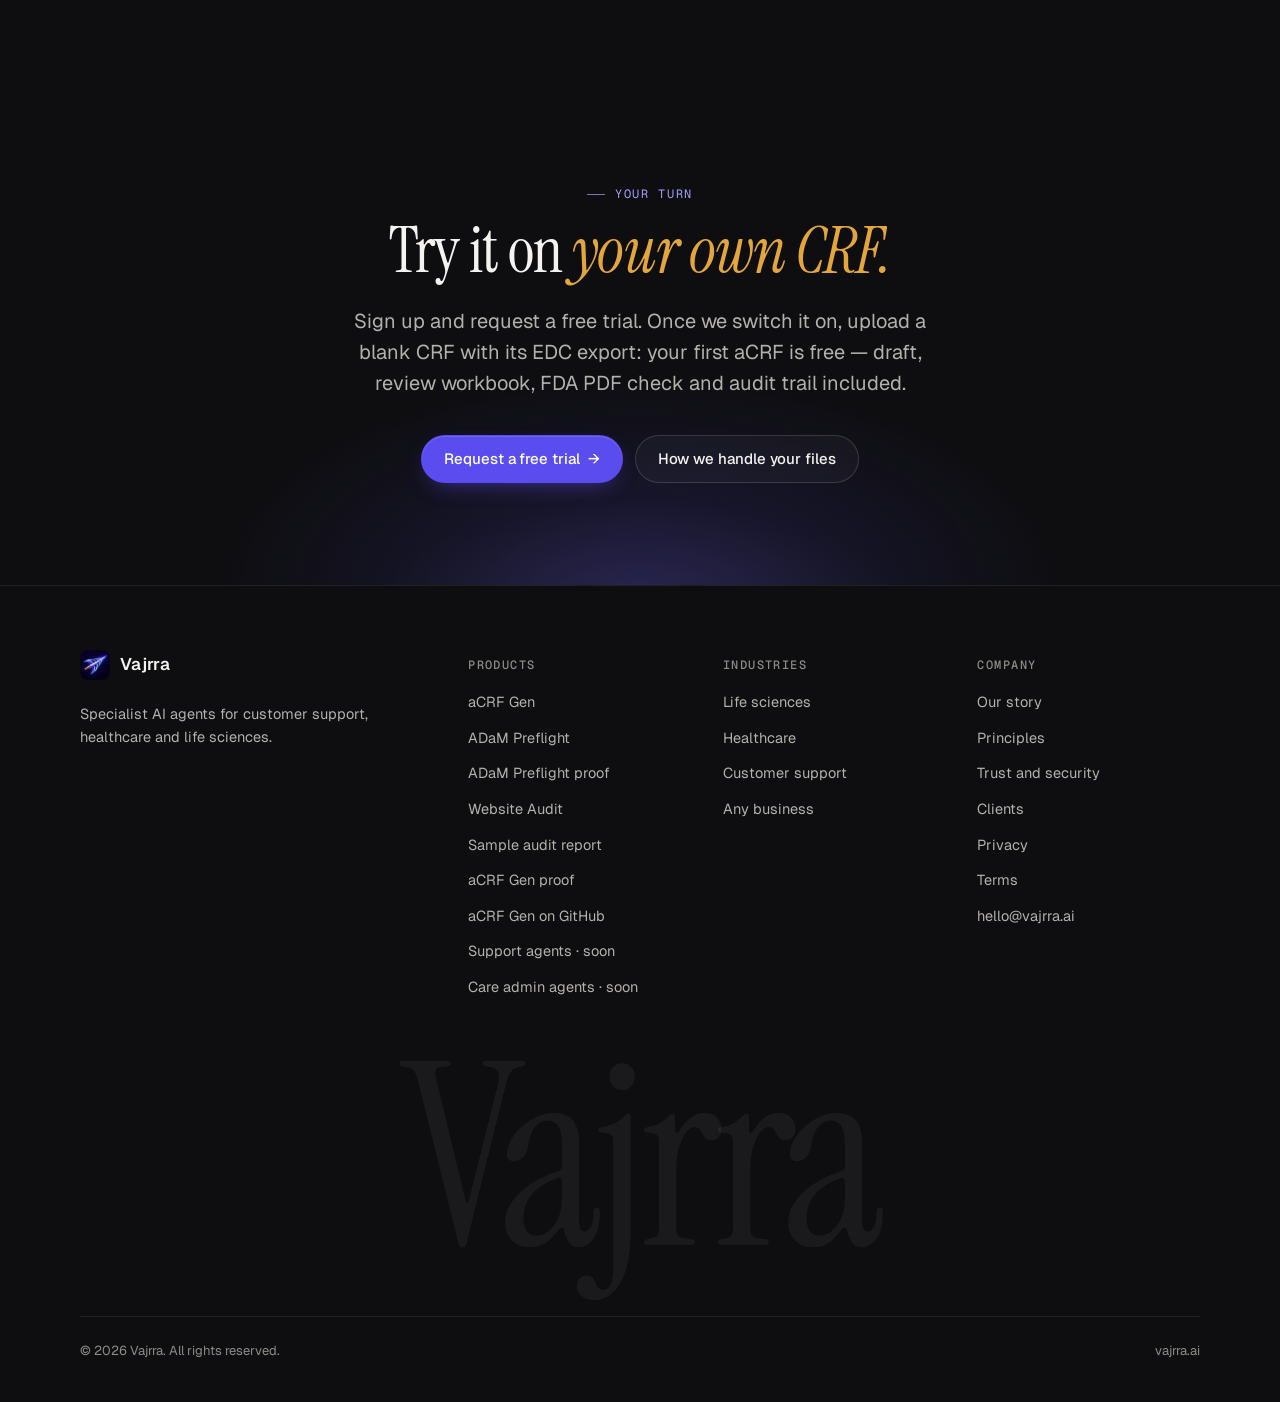
<file: proof.html>
<!doctype html>
<html lang="en">
<head>
  <meta charset="utf-8" />
  <meta name="viewport" content="width=device-width, initial-scale=1" />
  <title>aCRF Gen — proof on a public study · Vajrra</title>
  <meta name="description" content="aCRF Gen tested on an independent, openly licensed test trial and scored field by field against the author's SDTM annotations." />
  <meta name="theme-color" content="#0e0e11" />
  <link rel="canonical" href="https://vajrra.ai/proof.html" />
  <link rel="icon" type="image/png" sizes="32x32" href="assets/favicon-32.png" />
  <link rel="apple-touch-icon" href="assets/apple-touch-icon.png" />
  <meta property="og:type" content="product" />
  <meta property="og:site_name" content="Vajrra" />
  <meta property="og:title" content="aCRF Gen — proof on a public study · Vajrra" />
  <meta property="og:description" content="Annotated CRFs drafted by a specialist agent, reviewed by your team." />
  <meta property="og:url" content="https://vajrra.ai/proof.html" />
  <meta property="og:image" content="https://vajrra.ai/assets/og-image.jpg" />
  <meta name="twitter:card" content="summary_large_image" />
  <link rel="preconnect" href="https://fonts.googleapis.com" />
  <link rel="preconnect" href="https://fonts.gstatic.com" crossorigin />
  <link href="https://fonts.googleapis.com/css2?family=Geist:wght@400;500;600;700&family=Geist+Mono:wght@400;500&family=Instrument+Serif:ital@0;1&display=swap" rel="stylesheet" />
  <link rel="stylesheet" href="styles.css?v=10" />
</head>
<body>
  <a class="skip" href="#main">Skip to content</a>

  <header class="nav">
    <div class="wrap nav-inner">
      <a class="brand" href="index.html" aria-label="Vajrra home"><img src="assets/logo-mark.png" alt="" width="30" height="30" />Vajrra</a>
      <nav class="nav-links" aria-label="Primary">
        <a href="trust.html">Trust</a>
        <div class="nav-item">
          <button class="nav-trigger" aria-expanded="false" aria-controls="products-menu">Products <svg width="12" height="12" viewBox="0 0 24 24" fill="none" stroke="currentColor" stroke-width="2.4" stroke-linecap="round" stroke-linejoin="round" aria-hidden="true"><path d="m6 9 6 6 6-6"/></svg></button>
          <div class="nav-menu" id="products-menu">
            <div class="nav-menu-inner">
              <div class="menu-group">
                <span class="menu-label">Life sciences</span>
                <a class="menu-link" href="acrf.html"><strong>aCRF Gen <em class="badge">Early access</em></strong><small>SDTM-annotated CRFs, drafted in minutes.</small></a>
                <a class="menu-link" href="preflight.html"><strong>ADaM Preflight <em class="badge">Early access</em></strong><small>ADaM specs and datasets, checked against CDISC rules.</small></a>
              </div>
              <div class="menu-group">
                <span class="menu-label">Any business</span>
                <a class="menu-link" href="audit.html"><strong>Website Audit <em class="badge">New</em></strong><small>A scored SEO, speed and security report for any site.</small></a>
              </div>
              <div class="menu-group">
                <span class="menu-label">Customer support</span>
                <a class="menu-link soon" href="index.html#customer-support"><strong>Support agents <em class="badge soon">Releasing soon</em></strong><small>Resolve tickets from your own docs, with approvals.</small></a>
              </div>
              <div class="menu-group">
                <span class="menu-label">Healthcare</span>
                <a class="menu-link soon" href="index.html#healthcare"><strong>Care admin agents <em class="badge soon">Releasing soon</em></strong><small>Referrals, summaries and prior-auth packets, drafted.</small></a>
              </div>
            </div>
          </div>
        </div>
        <a href="index.html#story">Our story</a>
        <a href="client-ss-women-child-hospital.html">Clients</a>
      </nav>
      <div class="nav-cta">
        <a class="nav-signin" href="https://accounts.vajrra.ai/signin">Sign in</a>
        <a class="btn btn-ghost" href="https://accounts.vajrra.ai/signin?mode=signup">Sign up</a>
        <a class="btn btn-primary" href="acrf.html#demo">Request a demo</a>
        <button class="menu-toggle" aria-label="Open menu" aria-expanded="false" aria-controls="mobile-menu">
          <svg width="18" height="18" viewBox="0 0 24 24" fill="none" stroke="currentColor" stroke-width="2" stroke-linecap="round"><path d="M4 7h16M4 12h16M4 17h16"/></svg>
        </button>
      </div>
    </div>
    <div class="mobile-menu" id="mobile-menu">
      <span class="mobile-label">Products</span>
      <a href="acrf.html">aCRF Gen <em class="badge">Early access</em></a>
      <a href="preflight.html">ADaM Preflight <em class="badge">Early access</em></a>
      <a href="audit.html">Website Audit <em class="badge">New</em></a>
      <a href="index.html#customer-support">Support agents <em class="badge soon">Soon</em></a>
      <a href="index.html#healthcare">Care admin agents <em class="badge soon">Soon</em></a>
      <span class="mobile-label">Account</span>
      <a href="https://accounts.vajrra.ai/signin">Sign in</a>
      <a href="https://accounts.vajrra.ai/signin?mode=signup">Sign up</a>
      <span class="mobile-label">Company</span>
      <a href="trust.html">Trust</a>
      <a href="index.html#story">Our story</a>
      <a href="client-ss-women-child-hospital.html">Clients</a>
      <a href="acrf.html#demo">Request a demo</a>
    </div>
  </header>

  <main id="main">
    <section class="page-hero">
      <div class="wrap">
        <span class="eyebrow">aCRF Gen · Proof</span>
        <h1 class="display">Tested on a public study. <em>Scored against its author.</em></h1>
        <p class="lede">We ran aCRF Gen on an independent, openly licensed test trial and compared every annotation with the SDTM mapping its author published. Nothing was tuned to this study, and the author's answers were removed from the input first.</p>
        <div class="proof-stats">
          <div><b>77 / 77</b><span>fields read and given a proposed mapping</span></div>
          <div><b>35 of 42</b><span>match the author's SDTM domain and variable</span></div>
          <div><b>0</b><span>failures against the FDA PDF Specifications v4.1</span></div>
          <div><b>~5 min</b><span>from upload to a draft aCRF</span></div>
        </div>
      </div>
    </section>

    <section class="section" style="padding-top: clamp(30px, 5vw, 60px)">
      <div class="wrap">
        <div class="section-head reveal">
          <span class="eyebrow">Side by side</span>
          <h2 class="h2">The author's annotations, <em>and ours.</em></h2>
          <p class="lede">The Adverse Events form. Left: the author's published SDTM annotations. Right: aCRF Gen's draft, drawn on the blank CRF beside each question.</p>
        </div>
        <div class="compare reveal">
          <figure><img src="assets/proof/ae-author.png" alt="The author's annotated Adverse Events page with SDTM annotations in a column" loading="lazy" /><figcaption>The author's aCRF</figcaption></figure>
          <figure><img src="assets/proof/ae-vajrra.png" alt="aCRF Gen's draft of the same page, with an annotation box beside each question" loading="lazy" /><figcaption>aCRF Gen draft</figcaption></figure>
        </div>
        <div class="section-head reveal" style="margin-top: 64px">
          <p class="lede">Pre-specified medications: each "Were any … taken?" question becomes CMOCCUR, and each "reason not prescribed" CMREASOC — on a layout the tool had never seen.</p>
        </div>
        <div class="compare reveal">
          <figure><img src="assets/proof/cm-blank.png" alt="The blank Background Heart Failure Maintenance Medications form" loading="lazy" /><figcaption>Blank CRF</figcaption></figure>
          <figure><img src="assets/proof/cm-vajrra.png" alt="aCRF Gen's draft of the same form with CMOCCUR and CMREASOC annotations" loading="lazy" /><figcaption>aCRF Gen draft</figcaption></figure>
        </div>
      </div>
    </section>

    <section class="section" style="padding-top: 0">
      <div class="wrap">
        <div class="section-head reveal">
          <span class="eyebrow">Scorecard</span>
          <h2 class="h2">Every field, <em>counted.</em></h2>
          <p class="lede">The author annotated 42 of the 77 fields with SDTM; the other 35 have no annotation to compare against. We count a match only when the SDTM domain and variable agree.</p>
        </div>
        <div class="table-scroll reveal">
          <table class="platforms">
            <thead><tr><th>Result</th><th>Fields</th><th>What it means</th></tr></thead>
            <tbody>
              <tr><td>Same domain and variable</td><td>25</td><td>Including supplemental qualifiers sent to the same SUPP-- dataset, and Death Details findings, where the QNAM or test code we chose differs from the author's</td></tr>
              <tr><td>Same domain and variable; author adds more</td><td>10</td><td>Pre-specified heart-failure medications: we give CMOCCUR and CMREASOC; the author also annotates CMCAT and CMPRESP</td></tr>
              <tr><td>Different</td><td>7</td><td>Listed below — several are defensible alternatives, all are flagged for your reviewer</td></tr>
            </tbody>
          </table>
        </div>
        <div class="table-scroll reveal" style="margin-top: 36px">
          <table class="platforms">
            <thead><tr><th>Question</th><th>Author</th><th>aCRF Gen</th></tr></thead>
            <tbody>
              <tr><td>Location, laterality, directionality of psoriasis lesions (3)</td><td>QS (lesion identification)</td><td>CE.CELOC / CELAT / CEDIR</td></tr>
              <tr><td>Has the subject had any psoriasis treatments?</td><td>CMPRESP / CMOCCUR</td><td>NOT SUBMITTED</td></tr>
              <tr><td>Was the ECG performed?</td><td>NOT SUBMITTED</td><td>EG.EGSTAT</td></tr>
              <tr><td>Is the adverse event still ongoing?</td><td>AE.AEENTPT</td><td>AE.AEENRF</td></tr>
              <tr><td>Does the subject meet all inclusion criteria?</td><td>SUPPDM (IEYN)</td><td>IE.IEORRES</td></tr>
            </tbody>
          </table>
        </div>
      </div>
    </section>

    <section class="section" style="padding-top: 0">
      <div class="wrap">
        <div class="section-head reveal">
          <span class="eyebrow">Not just one study</span>
          <h2 class="h2">Three studies, <em>three layouts.</em></h2>
        </div>
        <div class="table-scroll reveal">
          <table class="platforms">
            <thead><tr><th>Study</th><th>Shape</th><th>Fields mapped</th><th>FDA PDF check</th></tr></thead>
            <tbody>
              <tr><td>Independent ODM test trial (shown here)</td><td>13 pages, 9 forms, numbered table layout</td><td>77 / 77</td><td>0 failures</td></tr>
              <tr><td>GSK Phase I study (Darapladib)</td><td>51 pages, 12 forms, fillable PDF</td><td>307 / 307</td><td>0 failures</td></tr>
              <tr><td>Academic oncology trial (HIPEC)</td><td>One 226-field screening form across 15 pages</td><td>226 / 226</td><td>0 failures</td></tr>
            </tbody>
          </table>
        </div>
        <p class="download-note reveal">The GSK and HIPEC CRFs come from the Portal of Medical Data Models; their licence does not allow commercial reuse, so we report results but do not reproduce them here.</p>
      </div>
    </section>

    <section class="section" style="padding-top: 0">
      <div class="wrap">
        <div class="section-head reveal">
          <span class="eyebrow">Check it yourself</span>
          <h2 class="h2">The files, <em>unedited.</em></h2>
        </div>
        <div class="downloads reveal">
          <a class="download-card" href="assets/proof/test-trial-blank-crf.pdf" download><span class="download-icon"><svg viewBox="0 0 24 24" fill="none" stroke="currentColor" stroke-width="2" stroke-linecap="round" stroke-linejoin="round"><path d="M14 2H6a2 2 0 0 0-2 2v16a2 2 0 0 0 2 2h12a2 2 0 0 0 2-2V8z"/><path d="M14 2v6h6"/></svg></span><span><strong>Blank CRF</strong><small>The input, 13 pages (PDF)</small></span><span class="arrow">↓</span></a>
          <a class="download-card primary" href="assets/proof/test-trial-acrf-draft-by-vajrra.pdf" download><span class="download-icon"><svg viewBox="0 0 24 24" fill="none" stroke="currentColor" stroke-width="2" stroke-linecap="round" stroke-linejoin="round"><path d="M14 2H6a2 2 0 0 0-2 2v16a2 2 0 0 0 2 2h12a2 2 0 0 0 2-2V8z"/><path d="M14 2v6h6M8 13h8M8 17h5"/></svg></span><span><strong>aCRF Gen draft</strong><small>As produced, no manual edits (PDF)</small></span><span class="arrow">↓</span></a>
          <a class="download-card" href="assets/proof/test-trial-fda-pdf-check.txt" download><span class="download-icon"><svg viewBox="0 0 24 24" fill="none" stroke="currentColor" stroke-width="2" stroke-linecap="round" stroke-linejoin="round"><path d="M20 6 9 17l-5-5"/></svg></span><span><strong>FDA PDF check</strong><small>The draft checked rule by rule (TXT)</small></span><span class="arrow">↓</span></a>
          <a class="download-card" href="https://github.com/jmangori/CDISC-ODM-XML-CRF-SDTM-Annotations/tree/master/examples" target="_blank" rel="noopener"><span class="download-icon"><svg viewBox="0 0 24 24" fill="none" stroke="currentColor" stroke-width="2" stroke-linecap="round" stroke-linejoin="round"><path d="M10 13a5 5 0 0 0 7.5.5l3-3a5 5 0 0 0-7-7l-1.7 1.7"/><path d="M14 11a5 5 0 0 0-7.5-.5l-3 3a5 5 0 0 0 7 7l1.7-1.7"/></svg></span><span><strong>The author's aCRF and ODM</strong><small>On GitHub (MIT licence)</small></span><span class="arrow">↗</span></a>
        </div>
        <h3 class="proof-h3 reveal">How we ran it</h3>
        <ul class="proof-list reveal">
          <li>Inputs: the author's blank CRF and EDC export (CDISC ODM-XML), with every SDTM annotation the author had embedded in the export removed first.</li>
          <li>One run on the live service, model Gemini on Google Vertex AI. The draft above is unedited.</li>
          <li>Scored against the author's SDTM annotations field by field; the author's conventions are one valid choice among several, so some differences are judgement calls, not errors.</li>
          <li>aCRF Gen produces a draft for qualified review. Your reviewer can change, remove, add or move any annotation in plain English, and every change is recorded in the audit trail.</li>
        </ul>
        <p class="download-note reveal">Test Trial example © 2020 Jørgen Mangor Iversen, used under the <a href="assets/proof/LICENSE-test-trial.txt">MIT License</a>.</p>
      </div>
    </section>

    <section class="section final" id="pilot">
      <div class="wrap reveal">
        <span class="eyebrow">Your turn</span>
        <h2 class="h2">Try it on <em>your own CRF.</em></h2>
        <p class="lede">Sign up and request a free trial. Once we switch it on, upload a blank CRF with its EDC export: your first aCRF is free — draft, review workbook, FDA PDF check and audit trail included.</p>
        <div class="cta-row" style="justify-content: center">
          <a class="btn btn-primary" href="https://accounts.vajrra.ai/signin?mode=signup&amp;next=%2Facrf">Request a free trial <span class="arrow" aria-hidden="true">→</span></a>
          <a class="btn btn-ghost" href="trust.html">How we handle your files</a>
        </div>
      </div>
    </section>
  </main>

  <footer class="footer">
    <div class="wrap">
      <div class="footer-grid">
        <div>
          <a class="brand" href="index.html"><img src="assets/logo-mark.png" alt="" width="30" height="30" />Vajrra</a>
          <p>Specialist AI agents for customer support, healthcare and life sciences.</p>
        </div>
        <div>
          <h4>Products</h4>
          <ul><li><a href="acrf.html">aCRF Gen</a></li><li><a href="preflight.html">ADaM Preflight</a></li><li><a href="preflight-proof.html">ADaM Preflight proof</a></li><li><a href="audit.html">Website Audit</a></li><li><a href="sample-report.html">Sample audit report</a></li><li><a href="proof.html">aCRF Gen proof</a></li><li><a href="https://github.com/himanshuoo7/CRF_Annotation" rel="noopener">aCRF Gen on GitHub</a></li><li><a href="index.html#customer-support">Support agents · soon</a></li><li><a href="index.html#healthcare">Care admin agents · soon</a></li></ul>
        </div>
        <div>
          <h4>Industries</h4>
          <ul><li><a href="index.html#life-sciences">Life sciences</a></li><li><a href="index.html#healthcare">Healthcare</a></li><li><a href="index.html#customer-support">Customer support</a></li><li><a href="index.html#website-audit">Any business</a></li></ul>
        </div>
        <div>
          <h4>Company</h4>
          <ul><li><a href="index.html#story">Our story</a></li><li><a href="index.html#principles">Principles</a></li><li><a href="trust.html">Trust and security</a></li><li><a href="client-ss-women-child-hospital.html">Clients</a></li><li><a href="privacy.html">Privacy</a></li><li><a href="terms.html">Terms</a></li><li><a href="mailto:hello@vajrra.ai">hello@vajrra.ai</a></li></ul>
        </div>
      </div>
      <div class="wordmark" aria-hidden="true">Vajrra</div>
      <div class="footer-base">
        <span>© <span data-year>2026</span> Vajrra. All rights reserved.</span>
        <span>vajrra.ai</span>
      </div>
    </div>
  </footer>

  <script src="main.js?v=8" defer></script>
</body>
</html>
</file>
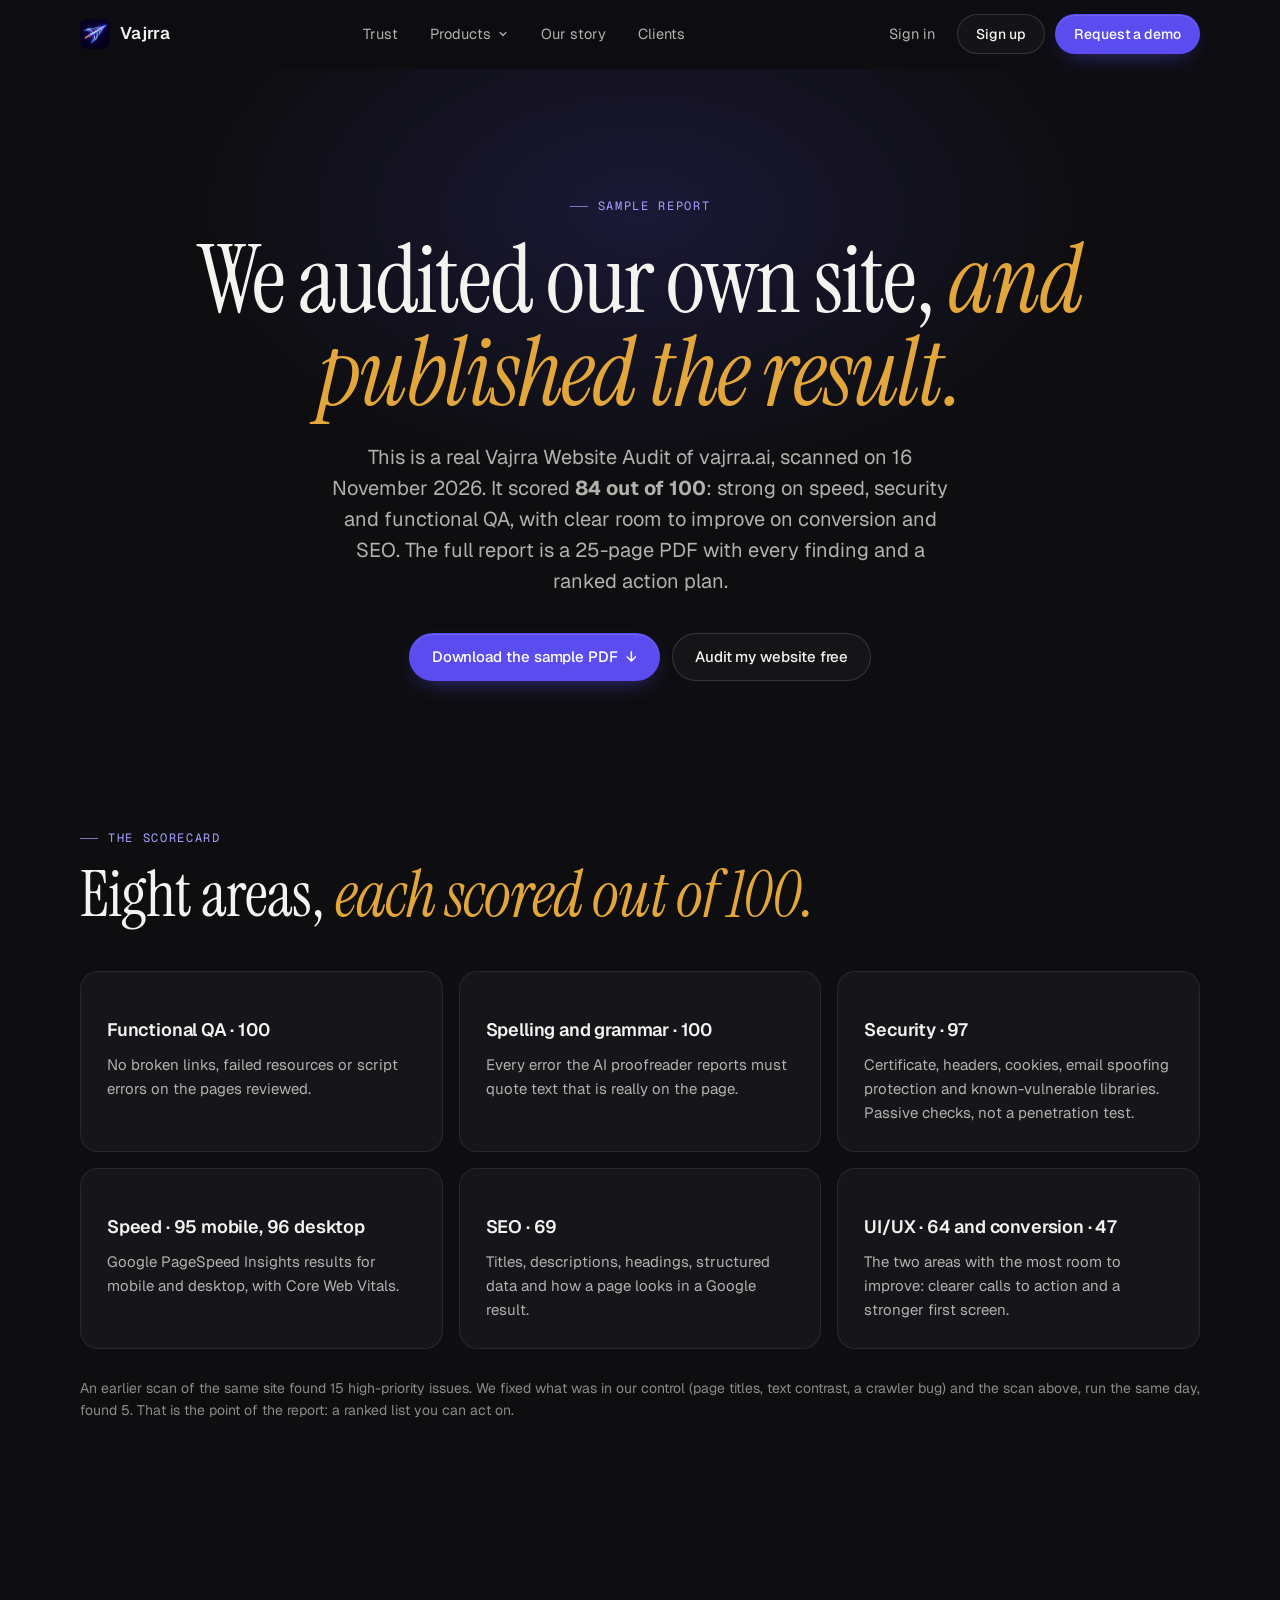
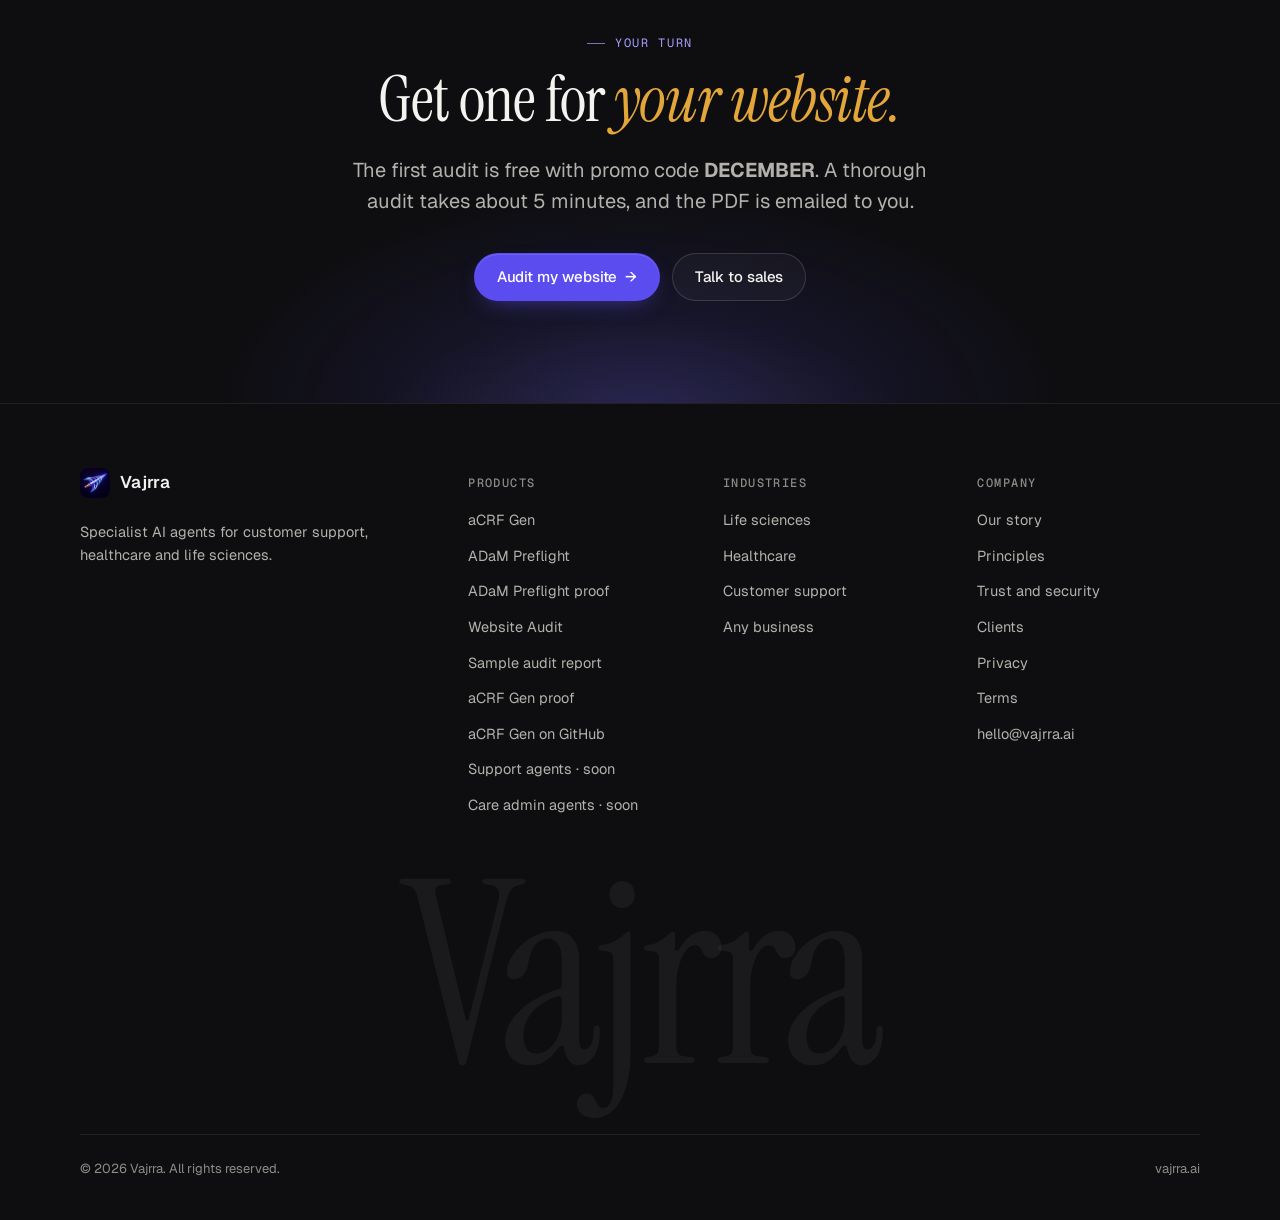
<file: sample-report.html>
<!doctype html>
<html lang="en">
<head>
  <meta charset="utf-8" />
  <meta name="viewport" content="width=device-width, initial-scale=1" />
  <title>Sample website audit report: vajrra.ai · Vajrra</title>
  <meta name="description" content="See a real Vajrra Website Audit: we audited our own site and published the full scored PDF, with the issues found and the fixes ranked." />
  <meta name="theme-color" content="#0e0e11" />
  <link rel="canonical" href="https://vajrra.ai/sample-report.html" />
  <link rel="icon" type="image/png" sizes="32x32" href="assets/favicon-32.png" />
  <link rel="apple-touch-icon" href="assets/apple-touch-icon.png" />
  <meta property="og:type" content="product" />
  <meta property="og:site_name" content="Vajrra" />
  <meta property="og:title" content="Sample website audit report: vajrra.ai" />
  <meta property="og:description" content="We audited our own site with Vajrra Website Audit and published the full PDF." />
  <meta property="og:url" content="https://vajrra.ai/sample-report.html" />
  <meta property="og:image" content="https://vajrra.ai/assets/og-image.jpg" />
  <meta name="twitter:card" content="summary_large_image" />
  <link rel="preconnect" href="https://fonts.googleapis.com" />
  <link rel="preconnect" href="https://fonts.gstatic.com" crossorigin />
  <link href="https://fonts.googleapis.com/css2?family=Geist:wght@400;500;600;700&family=Geist+Mono:wght@400;500&family=Instrument+Serif:ital@0;1&display=swap" rel="stylesheet" />
  <link rel="stylesheet" href="styles.css?v=10" />
</head>
<body>
  <a class="skip" href="#main">Skip to content</a>

  <header class="nav">
    <div class="wrap nav-inner">
      <a class="brand" href="index.html" aria-label="Vajrra home"><img src="assets/logo-mark.png" alt="" width="30" height="30" />Vajrra</a>
      <nav class="nav-links" aria-label="Primary">
        <a href="trust.html">Trust</a>
        <div class="nav-item">
          <button class="nav-trigger" aria-expanded="false" aria-controls="products-menu">Products <svg width="12" height="12" viewBox="0 0 24 24" fill="none" stroke="currentColor" stroke-width="2.4" stroke-linecap="round" stroke-linejoin="round" aria-hidden="true"><path d="m6 9 6 6 6-6"/></svg></button>
          <div class="nav-menu" id="products-menu">
            <div class="nav-menu-inner">
              <div class="menu-group">
                <span class="menu-label">Life sciences</span>
                <a class="menu-link" href="acrf.html"><strong>aCRF Gen <em class="badge">Early access</em></strong><small>SDTM-annotated CRFs, drafted in minutes.</small></a>
                <a class="menu-link" href="preflight.html"><strong>ADaM Preflight <em class="badge">Early access</em></strong><small>ADaM specs and datasets, checked against CDISC rules.</small></a>
              </div>
              <div class="menu-group">
                <span class="menu-label">Any business</span>
                <a class="menu-link" href="audit.html"><strong>Website Audit <em class="badge">New</em></strong><small>A scored SEO, speed and security report for any site.</small></a>
              </div>
              <div class="menu-group">
                <span class="menu-label">Customer support</span>
                <a class="menu-link soon" href="index.html#customer-support"><strong>Support agents <em class="badge soon">Releasing soon</em></strong><small>Resolve tickets from your own docs, with approvals.</small></a>
              </div>
              <div class="menu-group">
                <span class="menu-label">Healthcare</span>
                <a class="menu-link soon" href="index.html#healthcare"><strong>Care admin agents <em class="badge soon">Releasing soon</em></strong><small>Referrals, summaries and prior-auth packets, drafted.</small></a>
              </div>
            </div>
          </div>
        </div>
        <a href="index.html#story">Our story</a>
        <a href="client-ss-women-child-hospital.html">Clients</a>
      </nav>
      <div class="nav-cta">
        <a class="nav-signin" href="https://accounts.vajrra.ai/signin">Sign in</a>
        <a class="btn btn-ghost" href="https://accounts.vajrra.ai/signin?mode=signup">Sign up</a>
        <a class="btn btn-primary" href="#demo">Request a demo</a>
        <button class="menu-toggle" aria-label="Open menu" aria-expanded="false" aria-controls="mobile-menu">
          <svg width="18" height="18" viewBox="0 0 24 24" fill="none" stroke="currentColor" stroke-width="2" stroke-linecap="round"><path d="M4 7h16M4 12h16M4 17h16"/></svg>
        </button>
      </div>
    </div>
    <div class="mobile-menu" id="mobile-menu">
      <span class="mobile-label">Products</span>
      <a href="acrf.html">aCRF Gen <em class="badge">Early access</em></a>
      <a href="preflight.html">ADaM Preflight <em class="badge">Early access</em></a>
      <a href="audit.html">Website Audit <em class="badge">New</em></a>
      <a href="index.html#customer-support">Support agents <em class="badge soon">Soon</em></a>
      <a href="index.html#healthcare">Care admin agents <em class="badge soon">Soon</em></a>
      <span class="mobile-label">Account</span>
      <a href="https://accounts.vajrra.ai/signin">Sign in</a>
      <a href="https://accounts.vajrra.ai/signin?mode=signup">Sign up</a>
      <span class="mobile-label">Company</span>
      <a href="trust.html">Trust</a>
      <a href="index.html#story">Our story</a>
      <a href="client-ss-women-child-hospital.html">Clients</a>
      <a href="#demo">Request a demo</a>
    </div>
  </header>

  <main id="main">
    <section class="page-hero">
      <div class="wrap">
        <span class="eyebrow">Sample report</span>
        <h1 class="display">We audited our own site, <em>and published the result.</em></h1>
        <p class="lede">This is a real Vajrra Website Audit of vajrra.ai, scanned on 16 November 2026. It scored <strong>84 out of 100</strong>: strong on speed, security and functional QA, with clear room to improve on conversion and SEO. The full report is a 25-page PDF with every finding and a ranked action plan.</p>
        <div class="cta-row">
          <a class="btn btn-primary" href="assets/sample/vajrra-ai-website-audit.pdf" download>Download the sample PDF <span class="arrow" aria-hidden="true">↓</span></a>
          <a class="btn btn-ghost" href="audit.html">Audit my website free</a>
        </div>
      </div>
    </section>

    <section class="section" id="scores" style="padding-top: clamp(40px, 6vw, 70px)">
      <div class="wrap">
        <div class="section-head reveal">
          <span class="eyebrow">The scorecard</span>
          <h2 class="h2">Eight areas, <em>each scored out of 100.</em></h2>
        </div>
        <div class="tiles">
          <div class="tile reveal"><h3>Functional QA · 100</h3><p>No broken links, failed resources or script errors on the pages reviewed.</p></div>
          <div class="tile reveal"><h3>Spelling and grammar · 100</h3><p>Every error the AI proofreader reports must quote text that is really on the page.</p></div>
          <div class="tile reveal"><h3>Security · 97</h3><p>Certificate, headers, cookies, email spoofing protection and known-vulnerable libraries. Passive checks, not a penetration test.</p></div>
          <div class="tile reveal"><h3>Speed · 95 mobile, 96 desktop</h3><p>Google PageSpeed Insights results for mobile and desktop, with Core Web Vitals.</p></div>
          <div class="tile reveal"><h3>SEO · 69</h3><p>Titles, descriptions, headings, structured data and how a page looks in a Google result.</p></div>
          <div class="tile reveal"><h3>UI/UX · 64 and conversion · 47</h3><p>The two areas with the most room to improve: clearer calls to action and a stronger first screen.</p></div>
        </div>
        <p class="download-note" style="margin-top: 28px">An earlier scan of the same site found 15 high-priority issues. We fixed what was in our control (page titles, text contrast, a crawler bug) and the scan above, run the same day, found 5. That is the point of the report: a ranked list you can act on.</p>
      </div>
    </section>

    <section class="section final" id="demo">
      <div class="wrap reveal">
        <span class="eyebrow">Your turn</span>
        <h2 class="h2">Get one for <em>your website.</em></h2>
        <p class="lede">The first audit is free with promo code <strong>DECEMBER</strong>. A thorough audit takes about 5 minutes, and the PDF is emailed to you.</p>
        <div class="cta-row" style="justify-content: center">
          <a class="btn btn-primary" href="https://accounts.vajrra.ai/signin?mode=signup&amp;next=%2Fseo">Audit my website <span class="arrow" aria-hidden="true">→</span></a>
          <a class="btn btn-ghost" href="mailto:hello@vajrra.ai?subject=Website%20audit">Talk to sales</a>
        </div>
      </div>
    </section>
  </main>

  <footer class="footer">
    <div class="wrap">
      <div class="footer-grid">
        <div>
          <a class="brand" href="index.html"><img src="assets/logo-mark.png" alt="" width="30" height="30" />Vajrra</a>
          <p>Specialist AI agents for customer support, healthcare and life sciences.</p>
        </div>
        <div>
          <h4>Products</h4>
          <ul><li><a href="acrf.html">aCRF Gen</a></li><li><a href="preflight.html">ADaM Preflight</a></li><li><a href="preflight-proof.html">ADaM Preflight proof</a></li><li><a href="audit.html">Website Audit</a></li><li><a href="sample-report.html">Sample audit report</a></li><li><a href="proof.html">aCRF Gen proof</a></li><li><a href="https://github.com/himanshuoo7/CRF_Annotation" rel="noopener">aCRF Gen on GitHub</a></li><li><a href="index.html#customer-support">Support agents · soon</a></li><li><a href="index.html#healthcare">Care admin agents · soon</a></li></ul>
        </div>
        <div>
          <h4>Industries</h4>
          <ul><li><a href="index.html#life-sciences">Life sciences</a></li><li><a href="index.html#healthcare">Healthcare</a></li><li><a href="index.html#customer-support">Customer support</a></li><li><a href="index.html#website-audit">Any business</a></li></ul>
        </div>
        <div>
          <h4>Company</h4>
          <ul><li><a href="index.html#story">Our story</a></li><li><a href="index.html#principles">Principles</a></li><li><a href="trust.html">Trust and security</a></li><li><a href="client-ss-women-child-hospital.html">Clients</a></li><li><a href="privacy.html">Privacy</a></li><li><a href="terms.html">Terms</a></li><li><a href="mailto:hello@vajrra.ai">hello@vajrra.ai</a></li></ul>
        </div>
      </div>
      <div class="wordmark" aria-hidden="true">Vajrra</div>
      <div class="footer-base">
        <span>© <span data-year>2026</span> Vajrra. All rights reserved.</span>
        <span>vajrra.ai</span>
      </div>
    </div>
  </footer>

  <script src="main.js?v=8" defer></script>
</body>
</html>
</file>
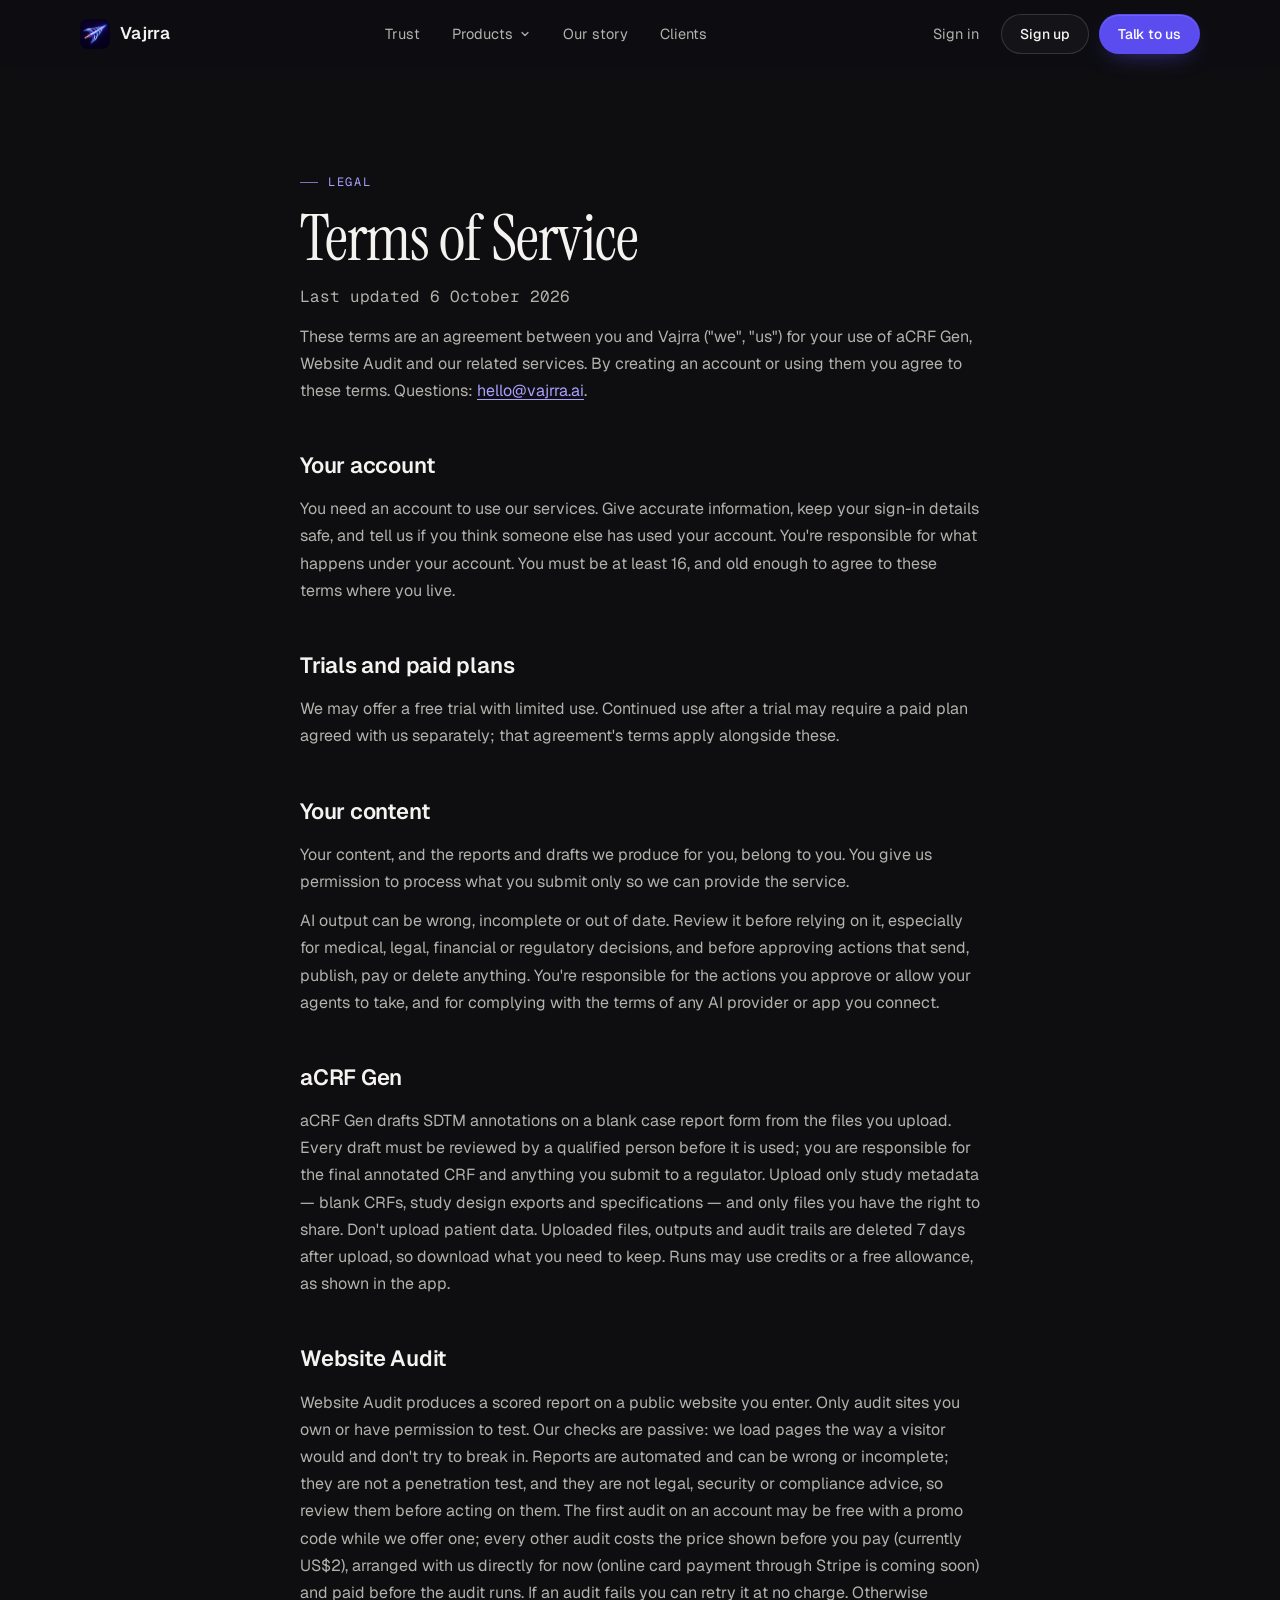
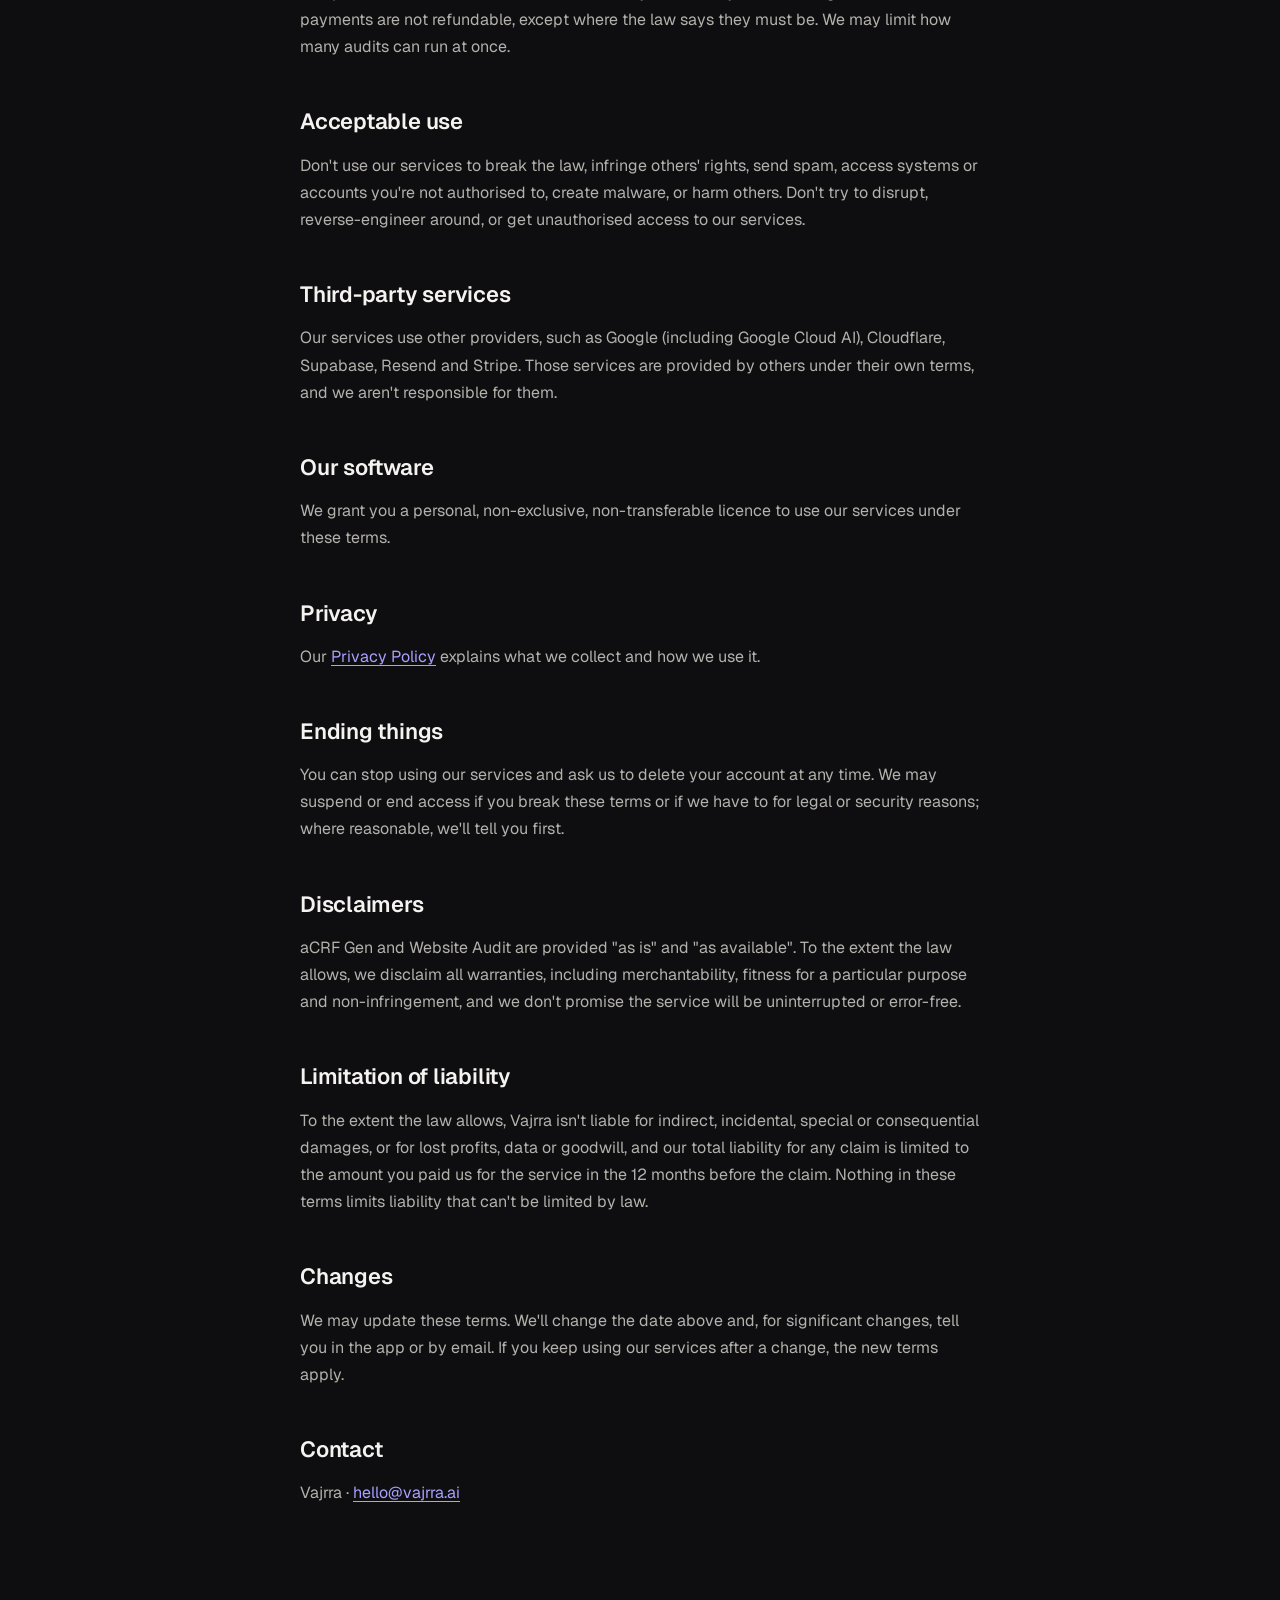
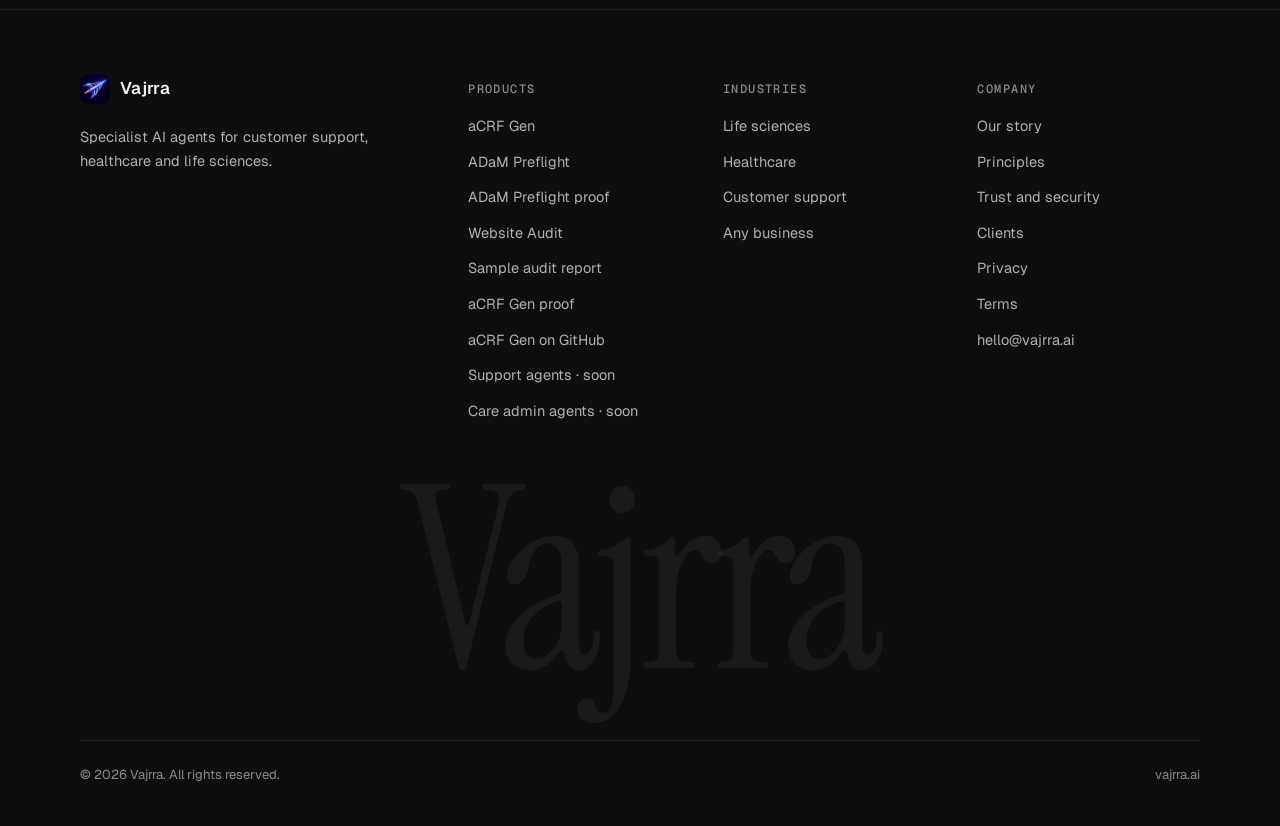
<file: terms.html>
<!doctype html>
<html lang="en">
<head>
  <meta charset="utf-8" />
  <meta name="viewport" content="width=device-width, initial-scale=1" />
  <title>Terms of Service — aCRF Gen, Website Audit · Vajrra</title>
  <meta name="description" content="The terms for aCRF Gen, Website Audit and Vajrra services: your account, paid audits, your content, acceptable use, and our liability." />
  <meta name="theme-color" content="#0e0e11" />
  <link rel="canonical" href="https://vajrra.ai/terms.html" />
  <link rel="icon" type="image/png" sizes="32x32" href="assets/favicon-32.png" />
  <link rel="apple-touch-icon" href="assets/apple-touch-icon.png" />
  <meta property="og:type" content="product" />
  <meta property="og:site_name" content="Vajrra" />
  <meta property="og:title" content="Terms of Service — aCRF Gen and Website Audit · Vajrra" />
  <meta property="og:description" content="The terms for aCRF Gen, Website Audit and Vajrra services: your account, trials and paid plans, your content, acceptable use, and our liability." />
  <meta property="og:url" content="https://vajrra.ai/terms.html" />
  <meta property="og:image" content="https://vajrra.ai/assets/og-image.jpg" />
  <meta name="twitter:card" content="summary_large_image" />
  <link rel="preconnect" href="https://fonts.googleapis.com" />
  <link rel="preconnect" href="https://fonts.gstatic.com" crossorigin />
  <link href="https://fonts.googleapis.com/css2?family=Geist:wght@400;500;600;700&family=Geist+Mono:wght@400;500&family=Instrument+Serif:ital@0;1&display=swap" rel="stylesheet" />
  <link rel="stylesheet" href="styles.css?v=10" />
</head>
<body>
  <a class="skip" href="#main">Skip to content</a>

  <header class="nav">
    <div class="wrap nav-inner">
      <a class="brand" href="index.html" aria-label="Vajrra home"><img src="assets/logo-mark.png" alt="" width="30" height="30" />Vajrra</a>
      <nav class="nav-links" aria-label="Primary">
        <a href="trust.html">Trust</a>
        <div class="nav-item">
          <button class="nav-trigger" aria-expanded="false" aria-controls="products-menu">Products <svg width="12" height="12" viewBox="0 0 24 24" fill="none" stroke="currentColor" stroke-width="2.4" stroke-linecap="round" stroke-linejoin="round" aria-hidden="true"><path d="m6 9 6 6 6-6"/></svg></button>
          <div class="nav-menu" id="products-menu">
            <div class="nav-menu-inner">
              <div class="menu-group">
                <span class="menu-label">Life sciences</span>
                <a class="menu-link" href="acrf.html"><strong>aCRF Gen <em class="badge">Early access</em></strong><small>SDTM-annotated CRFs, drafted in minutes.</small></a>
                <a class="menu-link" href="preflight.html"><strong>ADaM Preflight <em class="badge">Early access</em></strong><small>ADaM specs and datasets, checked against CDISC rules.</small></a>
              </div>
              <div class="menu-group">
                <span class="menu-label">Any business</span>
                <a class="menu-link" href="audit.html"><strong>Website Audit <em class="badge">New</em></strong><small>A scored SEO, speed and security report for any site.</small></a>
              </div>
              <div class="menu-group">
                <span class="menu-label">Customer support</span>
                <a class="menu-link soon" href="index.html#customer-support"><strong>Support agents <em class="badge soon">Releasing soon</em></strong><small>Resolve tickets from your own docs, with approvals.</small></a>
              </div>
              <div class="menu-group">
                <span class="menu-label">Healthcare</span>
                <a class="menu-link soon" href="index.html#healthcare"><strong>Care admin agents <em class="badge soon">Releasing soon</em></strong><small>Referrals, summaries and prior-auth packets, drafted.</small></a>
              </div>
            </div>
          </div>
        </div>
        <a href="index.html#story">Our story</a>
        <a href="client-ss-women-child-hospital.html">Clients</a>
      </nav>
      <div class="nav-cta">
        <a class="nav-signin" href="https://accounts.vajrra.ai/signin">Sign in</a>
        <a class="btn btn-ghost" href="https://accounts.vajrra.ai/signin?mode=signup">Sign up</a>
        <a class="btn btn-primary" href="index.html#contact">Talk to us</a>
        <button class="menu-toggle" aria-label="Open menu" aria-expanded="false" aria-controls="mobile-menu">
          <svg width="18" height="18" viewBox="0 0 24 24" fill="none" stroke="currentColor" stroke-width="2" stroke-linecap="round"><path d="M4 7h16M4 12h16M4 17h16"/></svg>
        </button>
      </div>
    </div>
    <div class="mobile-menu" id="mobile-menu">
      <span class="mobile-label">Products</span>
      <a href="acrf.html">aCRF Gen <em class="badge">Early access</em></a>
      <a href="preflight.html">ADaM Preflight <em class="badge">Early access</em></a>
      <a href="audit.html">Website Audit <em class="badge">New</em></a>
      <a href="index.html#customer-support">Support agents <em class="badge soon">Soon</em></a>
      <a href="index.html#healthcare">Care admin agents <em class="badge soon">Soon</em></a>
      <span class="mobile-label">Account</span>
      <a href="https://accounts.vajrra.ai/signin">Sign in</a>
      <a href="https://accounts.vajrra.ai/signin?mode=signup">Sign up</a>
      <span class="mobile-label">Company</span>
      <a href="trust.html">Trust</a>
      <a href="index.html#story">Our story</a>
      <a href="client-ss-women-child-hospital.html">Clients</a>
      <a href="index.html#contact">Talk to us</a>
    </div>
  </header>

  <main id="main">
    <section class="section legal" style="padding-top: clamp(56px, 8vw, 96px)">
      <div class="wrap">
        <span class="eyebrow">Legal</span>
        <h1 class="h2">Terms of Service</h1>
        <p class="legal-updated">Last updated 6 October 2026</p>
        <p>These terms are an agreement between you and Vajrra ("we", "us") for your use of aCRF Gen, Website Audit and our related services. By creating an account or using them you agree to these terms. Questions: <a href="mailto:hello@vajrra.ai">hello@vajrra.ai</a>.</p>

        <h2>Your account</h2>
        <p>You need an account to use our services. Give accurate information, keep your sign-in details safe, and tell us if you think someone else has used your account. You're responsible for what happens under your account. You must be at least 16, and old enough to agree to these terms where you live.</p>

        <h2>Trials and paid plans</h2>
        <p>We may offer a free trial with limited use. Continued use after a trial may require a paid plan agreed with us separately; that agreement's terms apply alongside these.</p>
        <h2>Your content</h2>
        <p>Your content, and the reports and drafts we produce for you, belong to you. You give us permission to process what you submit only so we can provide the service.</p>
        <p>AI output can be wrong, incomplete or out of date. Review it before relying on it, especially for medical, legal, financial or regulatory decisions, and before approving actions that send, publish, pay or delete anything. You're responsible for the actions you approve or allow your agents to take, and for complying with the terms of any AI provider or app you connect.</p>

        <h2>aCRF Gen</h2>
        <p>aCRF Gen drafts SDTM annotations on a blank case report form from the files you upload. Every draft must be reviewed by a qualified person before it is used; you are responsible for the final annotated CRF and anything you submit to a regulator. Upload only study metadata — blank CRFs, study design exports and specifications — and only files you have the right to share. Don't upload patient data. Uploaded files, outputs and audit trails are deleted 7 days after upload, so download what you need to keep. Runs may use credits or a free allowance, as shown in the app.</p>

        <h2>Website Audit</h2>
        <p>Website Audit produces a scored report on a public website you enter. Only audit sites you own or have permission to test. Our checks are passive: we load pages the way a visitor would and don't try to break in. Reports are automated and can be wrong or incomplete; they are not a penetration test, and they are not legal, security or compliance advice, so review them before acting on them. The first audit on an account may be free with a promo code while we offer one; every other audit costs the price shown before you pay (currently US$2), arranged with us directly for now (online card payment through Stripe is coming soon) and paid before the audit runs. If an audit fails you can retry it at no charge. Otherwise payments are not refundable, except where the law says they must be. We may limit how many audits can run at once.</p>

        <h2>Acceptable use</h2>
        <p>Don't use our services to break the law, infringe others' rights, send spam, access systems or accounts you're not authorised to, create malware, or harm others. Don't try to disrupt, reverse-engineer around, or get unauthorised access to our services.</p>

        <h2>Third-party services</h2>
        <p>Our services use other providers, such as Google (including Google Cloud AI), Cloudflare, Supabase, Resend and Stripe. Those services are provided by others under their own terms, and we aren't responsible for them.</p>

        <h2>Our software</h2>
        <p>We grant you a personal, non-exclusive, non-transferable licence to use our services under these terms.</p>

        <h2>Privacy</h2>
        <p>Our <a href="privacy.html">Privacy Policy</a> explains what we collect and how we use it.</p>

        <h2>Ending things</h2>
        <p>You can stop using our services and ask us to delete your account at any time. We may suspend or end access if you break these terms or if we have to for legal or security reasons; where reasonable, we'll tell you first.</p>

        <h2>Disclaimers</h2>
        <p>aCRF Gen and Website Audit are provided "as is" and "as available". To the extent the law allows, we disclaim all warranties, including merchantability, fitness for a particular purpose and non-infringement, and we don't promise the service will be uninterrupted or error-free.</p>

        <h2>Limitation of liability</h2>
        <p>To the extent the law allows, Vajrra isn't liable for indirect, incidental, special or consequential damages, or for lost profits, data or goodwill, and our total liability for any claim is limited to the amount you paid us for the service in the 12 months before the claim. Nothing in these terms limits liability that can't be limited by law.</p>

        <h2>Changes</h2>
        <p>We may update these terms. We'll change the date above and, for significant changes, tell you in the app or by email. If you keep using our services after a change, the new terms apply.</p>

        <h2>Contact</h2>
        <p>Vajrra · <a href="mailto:hello@vajrra.ai">hello@vajrra.ai</a></p>

      </div>
    </section>
  </main>

  <footer class="footer">
    <div class="wrap">
      <div class="footer-grid">
        <div>
          <a class="brand" href="index.html"><img src="assets/logo-mark.png" alt="" width="30" height="30" />Vajrra</a>
          <p>Specialist AI agents for customer support, healthcare and life sciences.</p>
        </div>
        <div>
          <h4>Products</h4>
          <ul><li><a href="acrf.html">aCRF Gen</a></li><li><a href="preflight.html">ADaM Preflight</a></li><li><a href="preflight-proof.html">ADaM Preflight proof</a></li><li><a href="audit.html">Website Audit</a></li><li><a href="sample-report.html">Sample audit report</a></li><li><a href="proof.html">aCRF Gen proof</a></li><li><a href="https://github.com/himanshuoo7/CRF_Annotation" rel="noopener">aCRF Gen on GitHub</a></li><li><a href="index.html#customer-support">Support agents · soon</a></li><li><a href="index.html#healthcare">Care admin agents · soon</a></li></ul>
        </div>
        <div>
          <h4>Industries</h4>
          <ul><li><a href="index.html#life-sciences">Life sciences</a></li><li><a href="index.html#healthcare">Healthcare</a></li><li><a href="index.html#customer-support">Customer support</a></li><li><a href="index.html#website-audit">Any business</a></li></ul>
        </div>
        <div>
          <h4>Company</h4>
          <ul><li><a href="index.html#story">Our story</a></li><li><a href="index.html#principles">Principles</a></li><li><a href="trust.html">Trust and security</a></li><li><a href="client-ss-women-child-hospital.html">Clients</a></li><li><a href="privacy.html">Privacy</a></li><li><a href="terms.html">Terms</a></li><li><a href="mailto:hello@vajrra.ai">hello@vajrra.ai</a></li></ul>
        </div>
      </div>
      <div class="wordmark" aria-hidden="true">Vajrra</div>
      <div class="footer-base">
        <span>© <span data-year>2026</span> Vajrra. All rights reserved.</span>
        <span>vajrra.ai</span>
      </div>
    </div>
  </footer>

  <script src="main.js?v=8" defer></script>
</body>
</html>
</file>
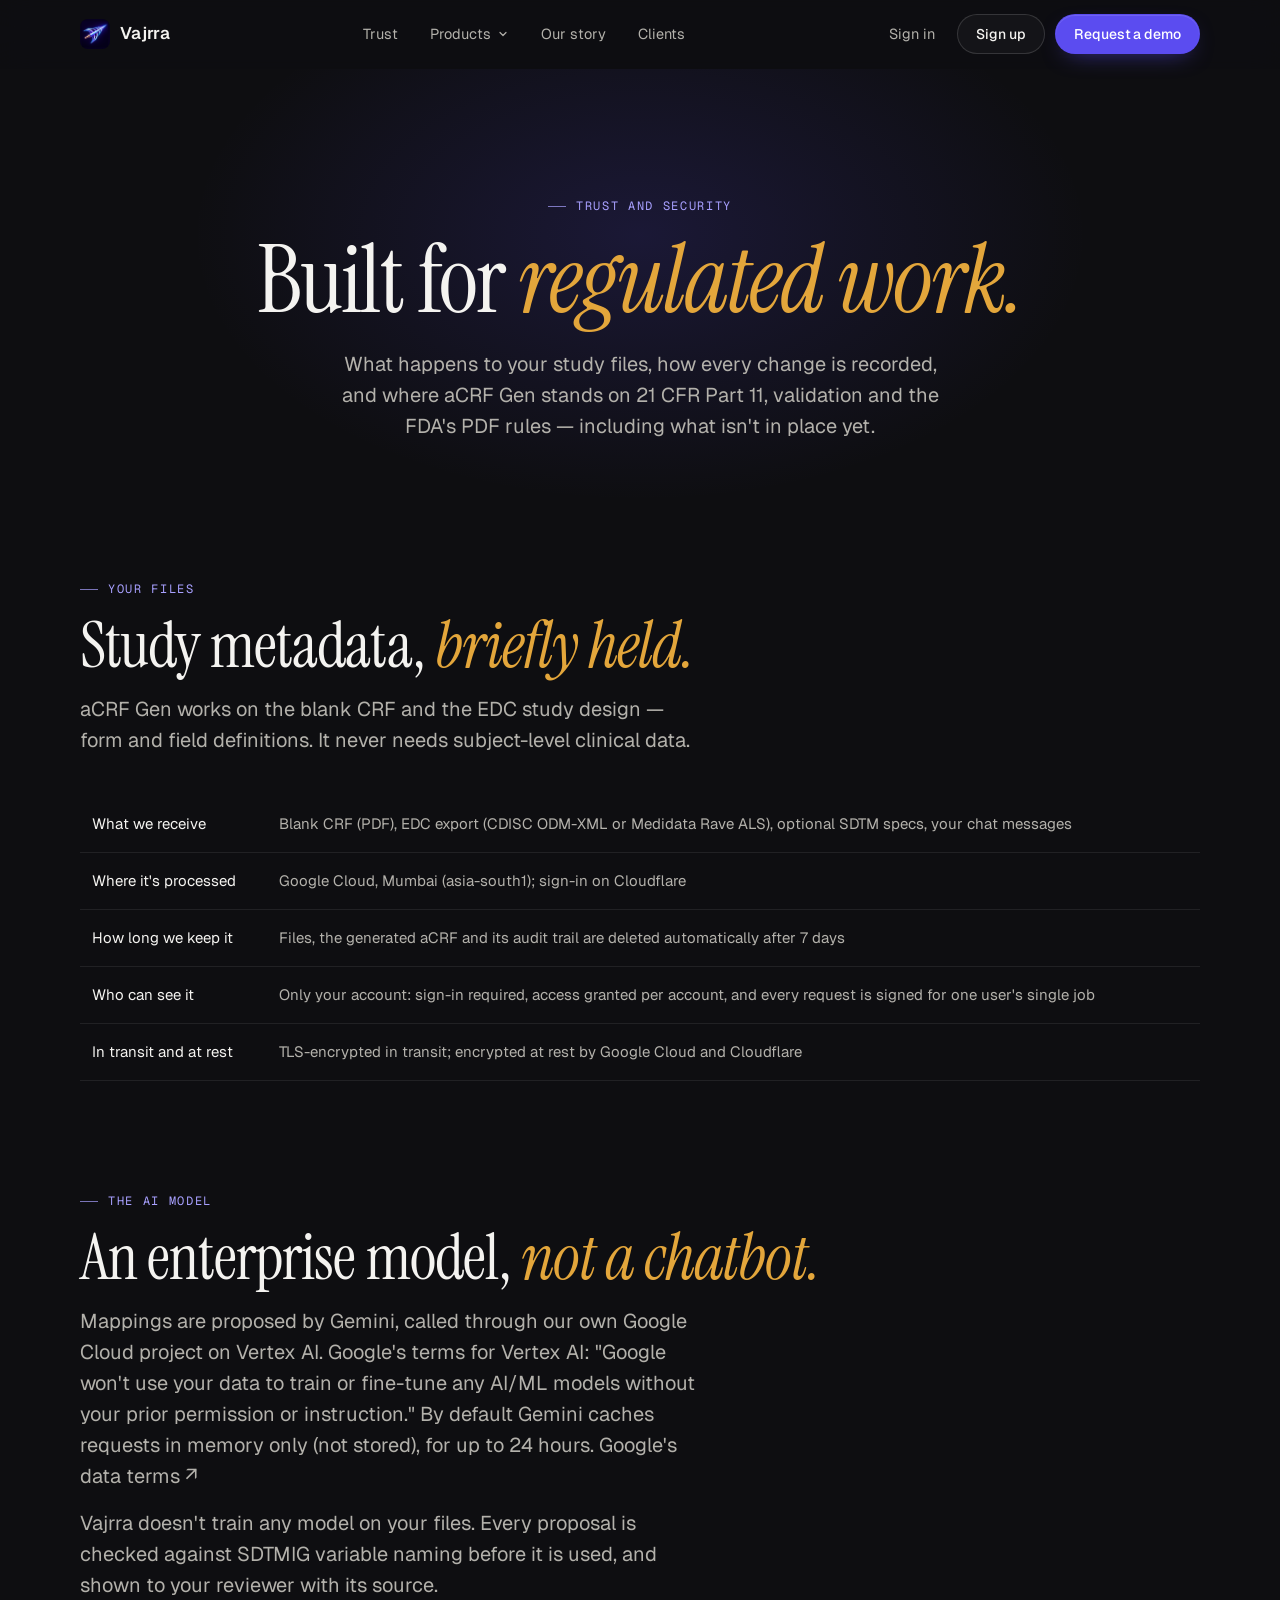
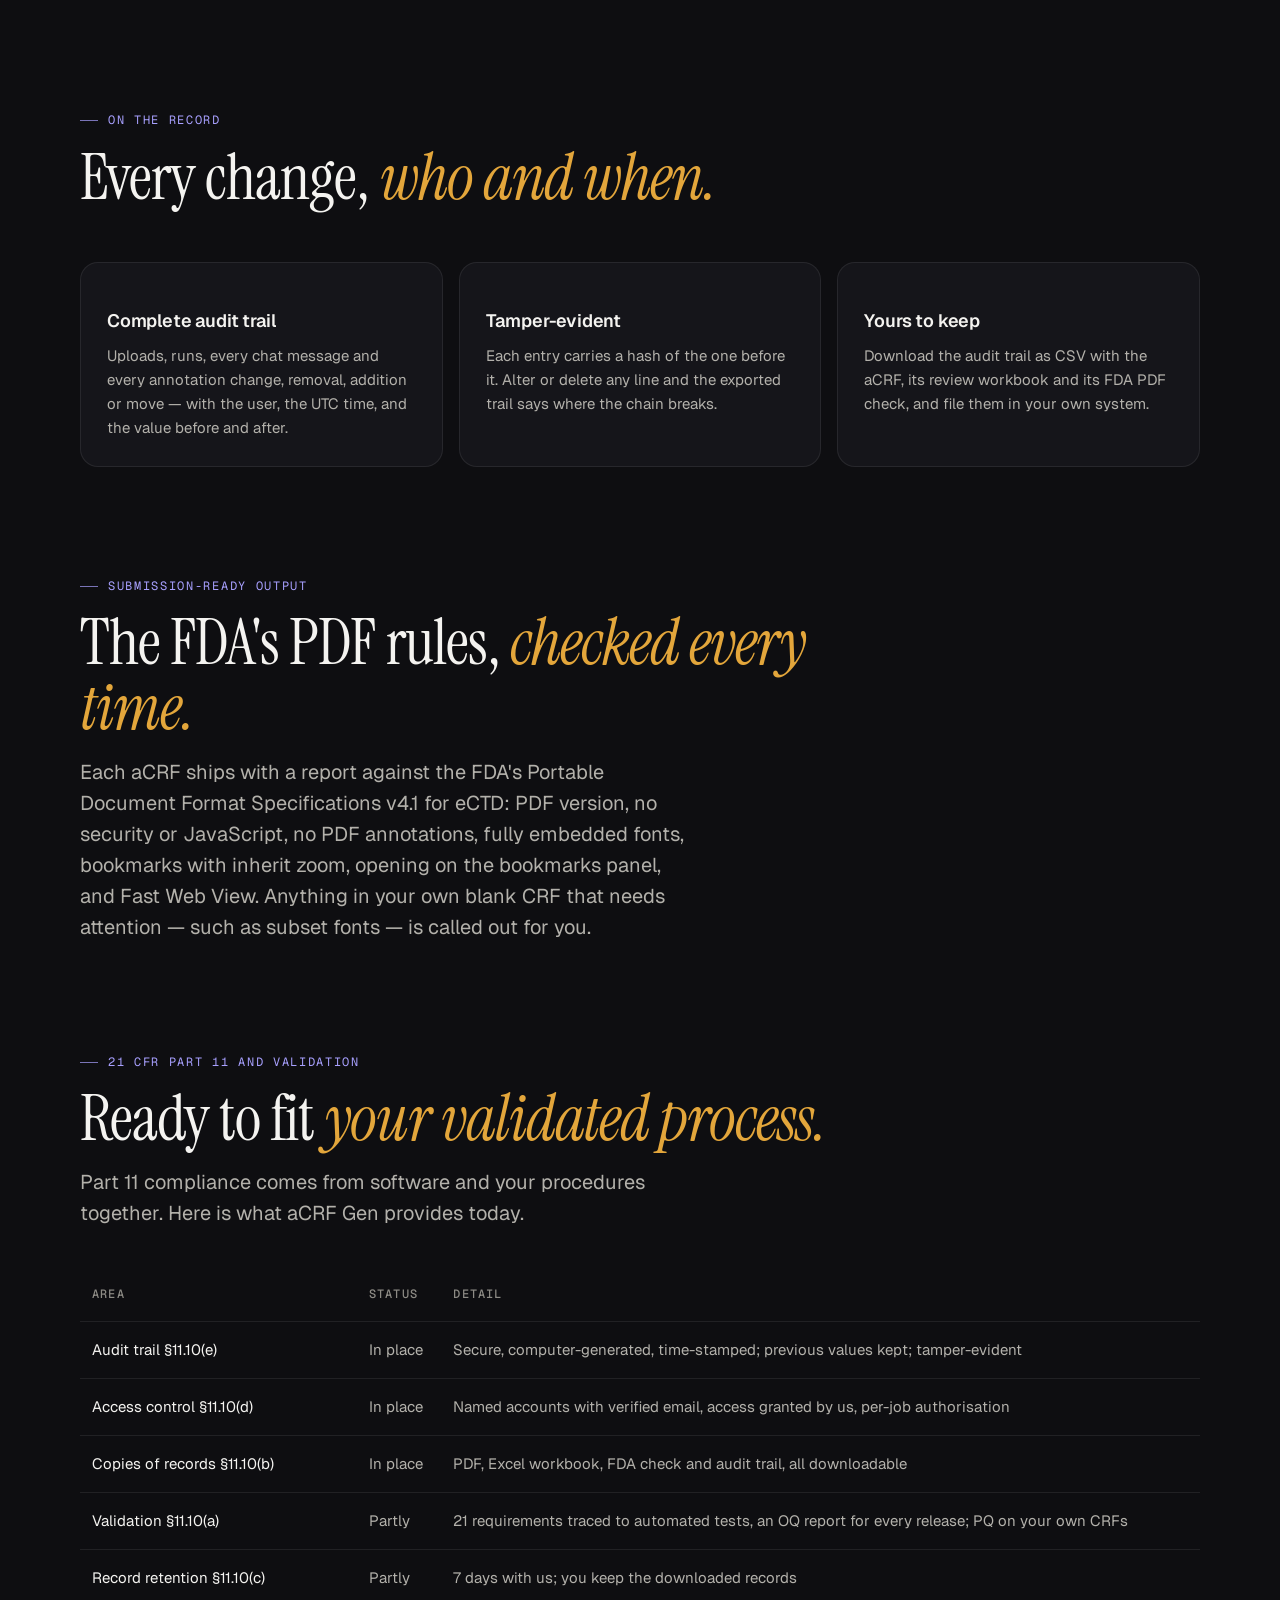
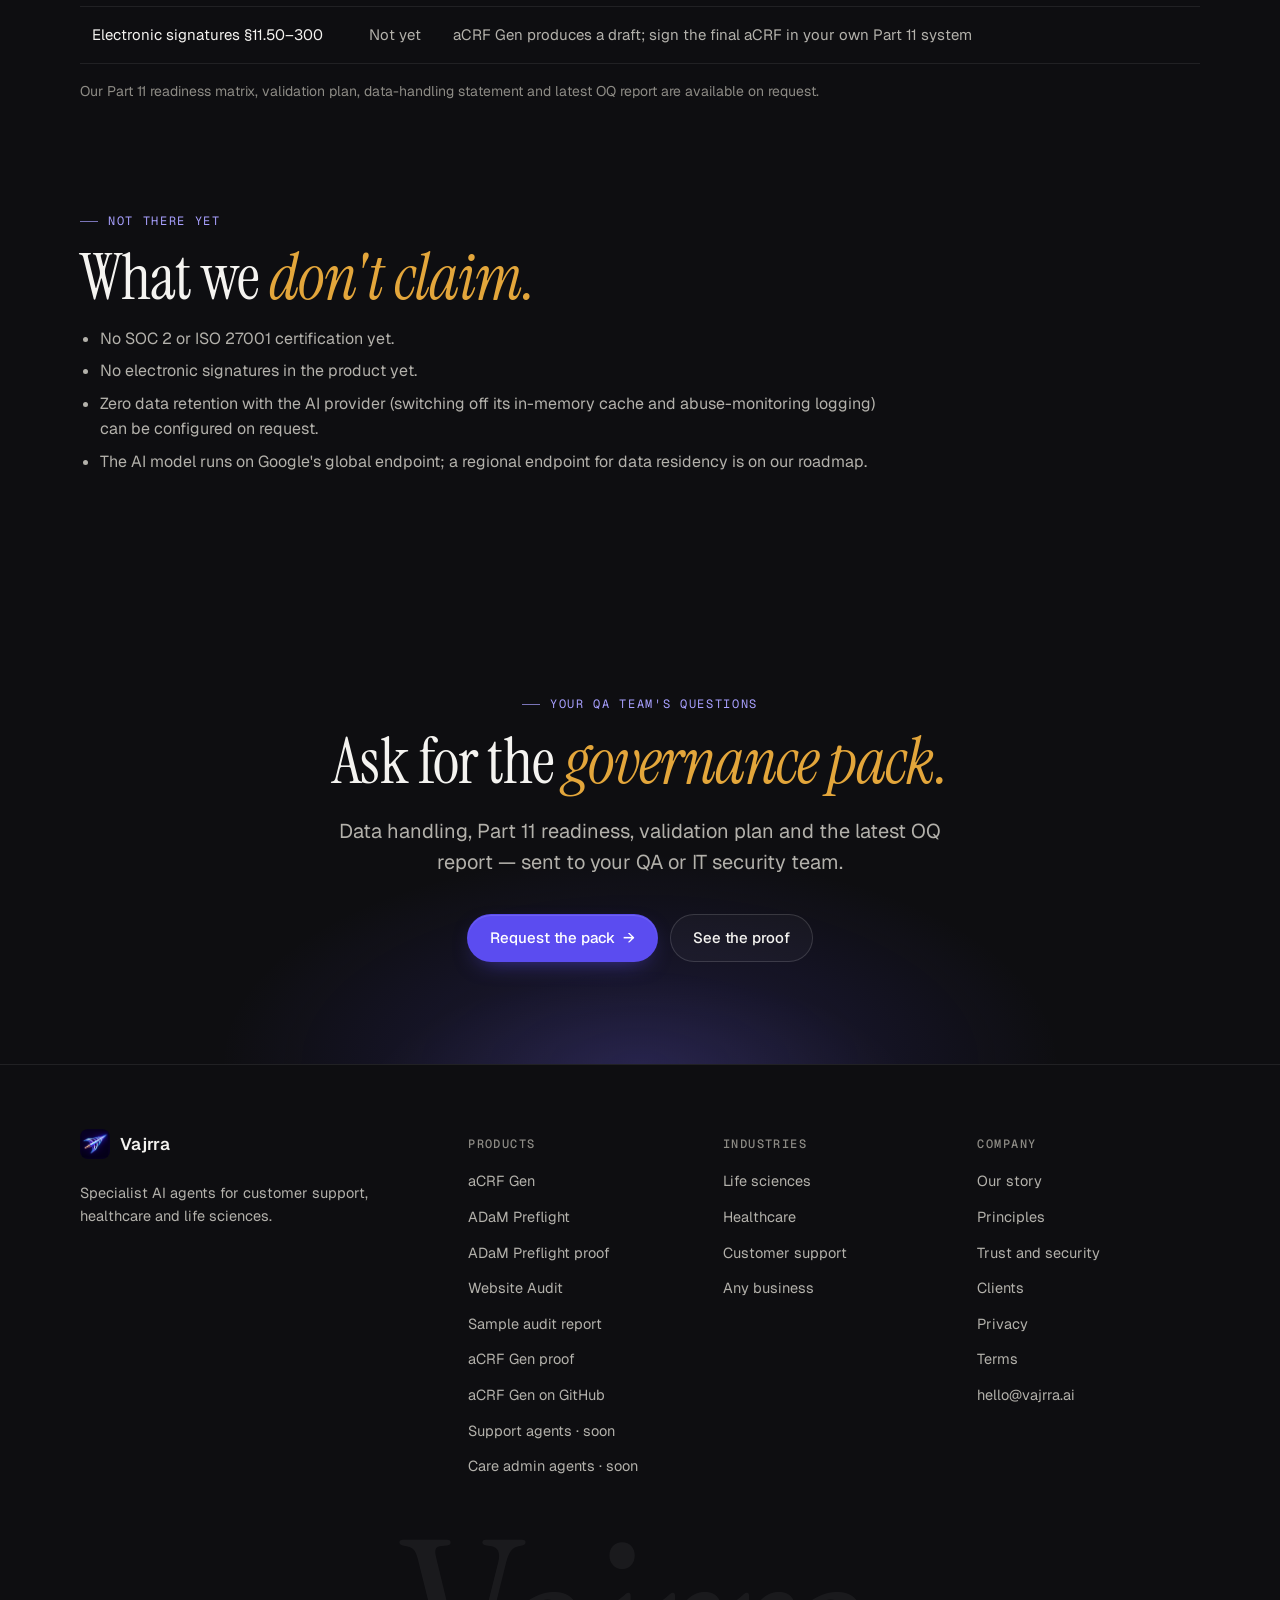
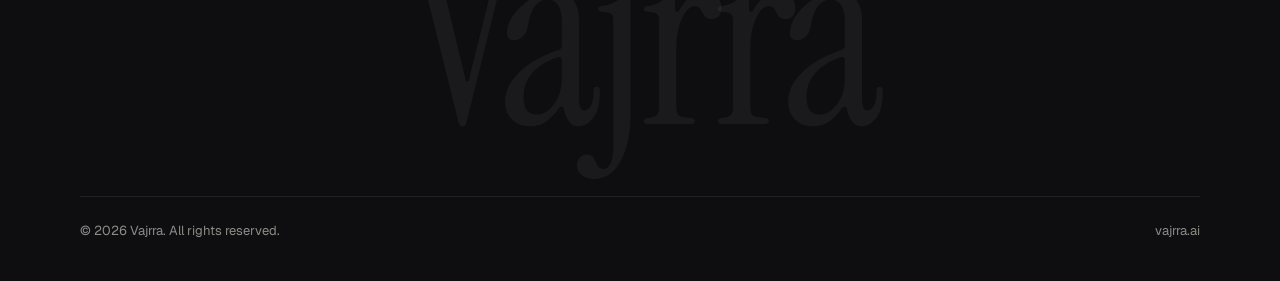
<file: trust.html>
<!doctype html>
<html lang="en">
<head>
  <meta charset="utf-8" />
  <meta name="viewport" content="width=device-width, initial-scale=1" />
  <title>Trust and security — aCRF Gen data handling · Vajrra</title>
  <meta name="description" content="How aCRF Gen handles your study files, records every change, and supports your validation and 21 CFR Part 11 obligations." />
  <meta name="theme-color" content="#0e0e11" />
  <link rel="canonical" href="https://vajrra.ai/trust.html" />
  <link rel="icon" type="image/png" sizes="32x32" href="assets/favicon-32.png" />
  <link rel="apple-touch-icon" href="assets/apple-touch-icon.png" />
  <meta property="og:type" content="product" />
  <meta property="og:site_name" content="Vajrra" />
  <meta property="og:title" content="Trust and security · Vajrra" />
  <meta property="og:description" content="Annotated CRFs drafted by a specialist agent, reviewed by your team." />
  <meta property="og:url" content="https://vajrra.ai/trust.html" />
  <meta property="og:image" content="https://vajrra.ai/assets/og-image.jpg" />
  <meta name="twitter:card" content="summary_large_image" />
  <link rel="preconnect" href="https://fonts.googleapis.com" />
  <link rel="preconnect" href="https://fonts.gstatic.com" crossorigin />
  <link href="https://fonts.googleapis.com/css2?family=Geist:wght@400;500;600;700&family=Geist+Mono:wght@400;500&family=Instrument+Serif:ital@0;1&display=swap" rel="stylesheet" />
  <link rel="stylesheet" href="styles.css?v=10" />
</head>
<body>
  <a class="skip" href="#main">Skip to content</a>

  <header class="nav">
    <div class="wrap nav-inner">
      <a class="brand" href="index.html" aria-label="Vajrra home"><img src="assets/logo-mark.png" alt="" width="30" height="30" />Vajrra</a>
      <nav class="nav-links" aria-label="Primary">
        <a href="trust.html">Trust</a>
        <div class="nav-item">
          <button class="nav-trigger" aria-expanded="false" aria-controls="products-menu">Products <svg width="12" height="12" viewBox="0 0 24 24" fill="none" stroke="currentColor" stroke-width="2.4" stroke-linecap="round" stroke-linejoin="round" aria-hidden="true"><path d="m6 9 6 6 6-6"/></svg></button>
          <div class="nav-menu" id="products-menu">
            <div class="nav-menu-inner">
              <div class="menu-group">
                <span class="menu-label">Life sciences</span>
                <a class="menu-link" href="acrf.html"><strong>aCRF Gen <em class="badge">Early access</em></strong><small>SDTM-annotated CRFs, drafted in minutes.</small></a>
                <a class="menu-link" href="preflight.html"><strong>ADaM Preflight <em class="badge">Early access</em></strong><small>ADaM specs and datasets, checked against CDISC rules.</small></a>
              </div>
              <div class="menu-group">
                <span class="menu-label">Any business</span>
                <a class="menu-link" href="audit.html"><strong>Website Audit <em class="badge">New</em></strong><small>A scored SEO, speed and security report for any site.</small></a>
              </div>
              <div class="menu-group">
                <span class="menu-label">Customer support</span>
                <a class="menu-link soon" href="index.html#customer-support"><strong>Support agents <em class="badge soon">Releasing soon</em></strong><small>Resolve tickets from your own docs, with approvals.</small></a>
              </div>
              <div class="menu-group">
                <span class="menu-label">Healthcare</span>
                <a class="menu-link soon" href="index.html#healthcare"><strong>Care admin agents <em class="badge soon">Releasing soon</em></strong><small>Referrals, summaries and prior-auth packets, drafted.</small></a>
              </div>
            </div>
          </div>
        </div>
        <a href="index.html#story">Our story</a>
        <a href="client-ss-women-child-hospital.html">Clients</a>
      </nav>
      <div class="nav-cta">
        <a class="nav-signin" href="https://accounts.vajrra.ai/signin">Sign in</a>
        <a class="btn btn-ghost" href="https://accounts.vajrra.ai/signin?mode=signup">Sign up</a>
        <a class="btn btn-primary" href="acrf.html#demo">Request a demo</a>
        <button class="menu-toggle" aria-label="Open menu" aria-expanded="false" aria-controls="mobile-menu">
          <svg width="18" height="18" viewBox="0 0 24 24" fill="none" stroke="currentColor" stroke-width="2" stroke-linecap="round"><path d="M4 7h16M4 12h16M4 17h16"/></svg>
        </button>
      </div>
    </div>
    <div class="mobile-menu" id="mobile-menu">
      <span class="mobile-label">Products</span>
      <a href="acrf.html">aCRF Gen <em class="badge">Early access</em></a>
      <a href="preflight.html">ADaM Preflight <em class="badge">Early access</em></a>
      <a href="audit.html">Website Audit <em class="badge">New</em></a>
      <a href="index.html#customer-support">Support agents <em class="badge soon">Soon</em></a>
      <a href="index.html#healthcare">Care admin agents <em class="badge soon">Soon</em></a>
      <span class="mobile-label">Account</span>
      <a href="https://accounts.vajrra.ai/signin">Sign in</a>
      <a href="https://accounts.vajrra.ai/signin?mode=signup">Sign up</a>
      <span class="mobile-label">Company</span>
      <a href="trust.html">Trust</a>
      <a href="index.html#story">Our story</a>
      <a href="client-ss-women-child-hospital.html">Clients</a>
      <a href="acrf.html#demo">Request a demo</a>
    </div>
  </header>

  <main id="main">
    <section class="page-hero">
      <div class="wrap">
        <span class="eyebrow">Trust and security</span>
        <h1 class="display">Built for <em>regulated work.</em></h1>
        <p class="lede">What happens to your study files, how every change is recorded, and where aCRF Gen stands on 21 CFR Part 11, validation and the FDA's PDF rules — including what isn't in place yet.</p>
      </div>
    </section>

    <section class="section" style="padding-top: clamp(30px, 5vw, 60px)">
      <div class="wrap">
        <div class="section-head reveal">
          <span class="eyebrow">Your files</span>
          <h2 class="h2">Study metadata, <em>briefly held.</em></h2>
          <p class="lede">aCRF Gen works on the blank CRF and the EDC study design — form and field definitions. It never needs subject-level clinical data.</p>
        </div>
        <div class="table-scroll reveal">
          <table class="platforms">
            <tbody>
              <tr><td>What we receive</td><td>Blank CRF (PDF), EDC export (CDISC ODM-XML or Medidata Rave ALS), optional SDTM specs, your chat messages</td></tr>
              <tr><td>Where it's processed</td><td>Google Cloud, Mumbai (asia-south1); sign-in on Cloudflare</td></tr>
              <tr><td>How long we keep it</td><td>Files, the generated aCRF and its audit trail are deleted automatically after 7 days</td></tr>
              <tr><td>Who can see it</td><td>Only your account: sign-in required, access granted per account, and every request is signed for one user's single job</td></tr>
              <tr><td>In transit and at rest</td><td>TLS-encrypted in transit; encrypted at rest by Google Cloud and Cloudflare</td></tr>
            </tbody>
          </table>
        </div>
      </div>
    </section>

    <section class="section" style="padding-top: 0">
      <div class="wrap">
        <div class="section-head reveal">
          <span class="eyebrow">The AI model</span>
          <h2 class="h2">An enterprise model, <em>not a chatbot.</em></h2>
          <p class="lede">Mappings are proposed by Gemini, called through our own Google Cloud project on Vertex AI. Google's terms for Vertex AI: "Google won't use your data to train or fine-tune any AI/ML models without your prior permission or instruction." By default Gemini caches requests in memory only (not stored), for up to 24 hours. <a href="https://docs.cloud.google.com/vertex-ai/generative-ai/docs/vertex-ai-zero-data-retention" target="_blank" rel="noopener">Google's data terms ↗</a></p>
          <p class="lede">Vajrra doesn't train any model on your files. Every proposal is checked against SDTMIG variable naming before it is used, and shown to your reviewer with its source.</p>
        </div>
      </div>
    </section>

    <section class="section" style="padding-top: 0">
      <div class="wrap">
        <div class="section-head reveal">
          <span class="eyebrow">On the record</span>
          <h2 class="h2">Every change, <em>who and when.</em></h2>
        </div>
        <div class="feature-grid">
          <div class="tile reveal"><h3>Complete audit trail</h3><p>Uploads, runs, every chat message and every annotation change, removal, addition or move — with the user, the UTC time, and the value before and after.</p></div>
          <div class="tile reveal"><h3>Tamper-evident</h3><p>Each entry carries a hash of the one before it. Alter or delete any line and the exported trail says where the chain breaks.</p></div>
          <div class="tile reveal"><h3>Yours to keep</h3><p>Download the audit trail as CSV with the aCRF, its review workbook and its FDA PDF check, and file them in your own system.</p></div>
        </div>
      </div>
    </section>

    <section class="section" style="padding-top: 0">
      <div class="wrap">
        <div class="section-head reveal">
          <span class="eyebrow">Submission-ready output</span>
          <h2 class="h2">The FDA's PDF rules, <em>checked every time.</em></h2>
          <p class="lede">Each aCRF ships with a report against the FDA's Portable Document Format Specifications v4.1 for eCTD: PDF version, no security or JavaScript, no PDF annotations, fully embedded fonts, bookmarks with inherit zoom, opening on the bookmarks panel, and Fast Web View. Anything in your own blank CRF that needs attention — such as subset fonts — is called out for you.</p>
        </div>
      </div>
    </section>

    <section class="section" style="padding-top: 0">
      <div class="wrap">
        <div class="section-head reveal">
          <span class="eyebrow">21 CFR Part 11 and validation</span>
          <h2 class="h2">Ready to fit <em>your validated process.</em></h2>
          <p class="lede">Part 11 compliance comes from software and your procedures together. Here is what aCRF Gen provides today.</p>
        </div>
        <div class="table-scroll reveal">
          <table class="platforms">
            <thead><tr><th>Area</th><th>Status</th><th>Detail</th></tr></thead>
            <tbody>
              <tr><td>Audit trail §11.10(e)</td><td>In place</td><td>Secure, computer-generated, time-stamped; previous values kept; tamper-evident</td></tr>
              <tr><td>Access control §11.10(d)</td><td>In place</td><td>Named accounts with verified email, access granted by us, per-job authorisation</td></tr>
              <tr><td>Copies of records §11.10(b)</td><td>In place</td><td>PDF, Excel workbook, FDA check and audit trail, all downloadable</td></tr>
              <tr><td>Validation §11.10(a)</td><td>Partly</td><td>21 requirements traced to automated tests, an OQ report for every release; PQ on your own CRFs</td></tr>
              <tr><td>Record retention §11.10(c)</td><td>Partly</td><td>7 days with us; you keep the downloaded records</td></tr>
              <tr><td>Electronic signatures §11.50–300</td><td>Not yet</td><td>aCRF Gen produces a draft; sign the final aCRF in your own Part 11 system</td></tr>
            </tbody>
          </table>
        </div>
        <p class="download-note reveal">Our Part 11 readiness matrix, validation plan, data-handling statement and latest OQ report are available on request.</p>
      </div>
    </section>

    <section class="section" style="padding-top: 0">
      <div class="wrap">
        <div class="section-head reveal">
          <span class="eyebrow">Not there yet</span>
          <h2 class="h2">What we <em>don't claim.</em></h2>
        </div>
        <ul class="proof-list reveal">
          <li>No SOC 2 or ISO 27001 certification yet.</li>
          <li>No electronic signatures in the product yet.</li>
          <li>Zero data retention with the AI provider (switching off its in-memory cache and abuse-monitoring logging) can be configured on request.</li>
          <li>The AI model runs on Google's global endpoint; a regional endpoint for data residency is on our roadmap.</li>
        </ul>
      </div>
    </section>

    <section class="section final">
      <div class="wrap reveal">
        <span class="eyebrow">Your QA team's questions</span>
        <h2 class="h2">Ask for the <em>governance pack.</em></h2>
        <p class="lede">Data handling, Part 11 readiness, validation plan and the latest OQ report — sent to your QA or IT security team.</p>
        <div class="cta-row" style="justify-content: center">
          <a class="btn btn-primary" href="mailto:hello@vajrra.ai?subject=aCRF%20Gen%20governance%20pack">Request the pack <span class="arrow" aria-hidden="true">→</span></a>
          <a class="btn btn-ghost" href="proof.html">See the proof</a>
        </div>
      </div>
    </section>
  </main>

  <footer class="footer">
    <div class="wrap">
      <div class="footer-grid">
        <div>
          <a class="brand" href="index.html"><img src="assets/logo-mark.png" alt="" width="30" height="30" />Vajrra</a>
          <p>Specialist AI agents for customer support, healthcare and life sciences.</p>
        </div>
        <div>
          <h4>Products</h4>
          <ul><li><a href="acrf.html">aCRF Gen</a></li><li><a href="preflight.html">ADaM Preflight</a></li><li><a href="preflight-proof.html">ADaM Preflight proof</a></li><li><a href="audit.html">Website Audit</a></li><li><a href="sample-report.html">Sample audit report</a></li><li><a href="proof.html">aCRF Gen proof</a></li><li><a href="https://github.com/himanshuoo7/CRF_Annotation" rel="noopener">aCRF Gen on GitHub</a></li><li><a href="index.html#customer-support">Support agents · soon</a></li><li><a href="index.html#healthcare">Care admin agents · soon</a></li></ul>
        </div>
        <div>
          <h4>Industries</h4>
          <ul><li><a href="index.html#life-sciences">Life sciences</a></li><li><a href="index.html#healthcare">Healthcare</a></li><li><a href="index.html#customer-support">Customer support</a></li><li><a href="index.html#website-audit">Any business</a></li></ul>
        </div>
        <div>
          <h4>Company</h4>
          <ul><li><a href="index.html#story">Our story</a></li><li><a href="index.html#principles">Principles</a></li><li><a href="trust.html">Trust and security</a></li><li><a href="client-ss-women-child-hospital.html">Clients</a></li><li><a href="privacy.html">Privacy</a></li><li><a href="terms.html">Terms</a></li><li><a href="mailto:hello@vajrra.ai">hello@vajrra.ai</a></li></ul>
        </div>
      </div>
      <div class="wordmark" aria-hidden="true">Vajrra</div>
      <div class="footer-base">
        <span>© <span data-year>2026</span> Vajrra. All rights reserved.</span>
        <span>vajrra.ai</span>
      </div>
    </div>
  </footer>

  <script src="main.js?v=8" defer></script>
</body>
</html>
</file>
<file: styles.css>
/* Vajrra — site styles. Charcoal ground, a single indigo accent, gold for
   emphasis (the vajra's grip). Editorial serif for display, Geist for
   everything else. */

:root {
  /* Refined dark: neutral charcoal ground, one indigo accent, vajra gold for
     emphasis. No gradient text, no neon glow. */
  --bg: #0e0e11;
  --bg-2: #15151a;
  --bg-3: #1c1c23;
  --surface: rgba(255, 255, 255, 0.03);
  --surface-2: rgba(255, 255, 255, 0.055);
  --line: rgba(255, 255, 255, 0.08);
  --line-2: rgba(255, 255, 255, 0.14);
  --text: #f4f3f0;
  --muted: #b3b1ab;
  --faint: #8d8b85;
  --accent: #5b4cf0;        /* fills: primary buttons, markers */
  --accent-hover: #6b5df7;
  --accent-text: #a8a0ff;   /* accent on dark text: links, labels */
  --gold: #e3a63b;
  --ok: #5dd39e;
  --cream: #f6f1e7;
  --cream-ink: #1b1530;
  --cream-muted: #5f5876;
  /* legacy names, kept so older markup still resolves */
  --violet: var(--accent);
  --violet-2: var(--accent-text);
  --blue: var(--accent);
  --cyan: var(--accent-text);

  --serif: "Instrument Serif", "Times New Roman", serif;
  --sans: "Geist", ui-sans-serif, system-ui, -apple-system, "Segoe UI", sans-serif;
  --mono: "Geist Mono", ui-monospace, "SF Mono", Menlo, monospace;

  --radius: 18px;
  --radius-lg: 28px;
  --max: 1200px;
  --gutter: clamp(16px, 4vw, 40px);
}

* { box-sizing: border-box; }
html { scroll-behavior: smooth; -webkit-text-size-adjust: 100%; }
body {
  margin: 0;
  background: var(--bg);
  color: var(--text);
  font-family: var(--sans);
  font-size: 16px;
  line-height: 1.6;
  -webkit-font-smoothing: antialiased;
  overflow-x: hidden;
}
img { max-width: 100%; display: block; }
a { color: inherit; text-decoration: none; }
button { font: inherit; }
:focus-visible { outline: 2px solid var(--accent-text); outline-offset: 3px; border-radius: 8px; }

.wrap { width: 100%; max-width: var(--max); margin: 0 auto; padding: 0 var(--gutter); }
.skip { position: absolute; left: -9999px; }
.skip:focus { left: 16px; top: 16px; z-index: 100; background: var(--text); color: var(--bg); padding: 8px 14px; border-radius: 10px; }

/* ---------- type ---------- */
.eyebrow {
  display: inline-flex; align-items: center; gap: 10px;
  font-family: var(--mono); font-size: 12px; letter-spacing: 0.14em; text-transform: uppercase;
  color: var(--violet-2);
}
.eyebrow::before { content: ""; width: 18px; height: 1px; background: currentColor; opacity: 0.7; }
.display {
  font-family: var(--serif); font-weight: 400;
  font-size: clamp(44px, 7.4vw, 96px); line-height: 0.98; letter-spacing: -0.02em;
  margin: 18px 0 0;
}
.display em, .h2 em { font-style: italic; color: var(--gold); }
.h2 {
  font-family: var(--serif); font-weight: 400;
  font-size: clamp(36px, 5vw, 64px); line-height: 1.02; letter-spacing: -0.015em;
  margin: 14px 0 0;
}
.lede { color: var(--muted); font-size: clamp(17px, 1.6vw, 20px); line-height: 1.55; max-width: 620px; margin: 22px 0 0; }
.section-head { max-width: 760px; }
.section-head .lede { margin-top: 16px; }

/* ---------- buttons ---------- */
.btn {
  display: inline-flex; align-items: center; justify-content: center; gap: 8px;
  height: 48px; padding: 0 22px; border-radius: 999px;
  font-size: 15px; font-weight: 500; letter-spacing: -0.005em;
  border: 1px solid transparent; cursor: pointer;
  transition: transform 0.2s ease, background 0.2s ease, border-color 0.2s ease, box-shadow 0.2s ease;
}
.btn:hover { transform: translateY(-1px); }
.btn-primary {
  background: var(--accent); color: #fff;
  box-shadow: 0 1px 0 rgba(255, 255, 255, 0.12) inset, 0 8px 24px -12px rgba(91, 76, 240, 0.8);
}
.btn-primary:hover { background: var(--accent-hover); }
.btn-ghost { background: var(--surface); border-color: var(--line-2); color: var(--text); }
.btn-ghost:hover { background: var(--surface-2); border-color: rgba(255, 255, 255, 0.28); }
.btn .arrow { transition: transform 0.2s ease; }
.btn:hover .arrow { transform: translateX(3px); }
.cta-row { display: flex; flex-wrap: wrap; gap: 12px; margin-top: 36px; }

/* ---------- nav ---------- */
.nav {
  position: sticky; top: 0; z-index: 50;
  backdrop-filter: saturate(160%) blur(16px); -webkit-backdrop-filter: saturate(160%) blur(16px);
  background: rgba(14, 14, 17, 0.6);
  border-bottom: 1px solid transparent;
  transition: border-color 0.3s ease, background 0.3s ease;
}
.nav.scrolled { border-bottom-color: var(--line); background: rgba(14, 14, 17, 0.82); }
.nav-inner { display: flex; align-items: center; justify-content: space-between; height: 68px; gap: 24px; }
.brand { display: inline-flex; align-items: center; gap: 10px; font-weight: 600; letter-spacing: 0.02em; font-size: 17px; }
.brand img { width: 30px; height: 30px; border-radius: 8px; }
.nav-links { display: flex; align-items: center; gap: 4px; }
.nav-links a { padding: 8px 14px; border-radius: 999px; color: var(--muted); font-size: 14.5px; transition: color 0.2s, background 0.2s; }
.nav-links a:hover, .nav-links a[aria-current="page"] { color: var(--text); background: var(--surface-2); }
.nav-cta { display: flex; align-items: center; gap: 10px; }
.nav .btn { height: 40px; padding: 0 18px; font-size: 14px; }
.nav-signin { padding: 8px 12px; border-radius: 999px; color: var(--muted); font-size: 14.5px; transition: color 0.2s, background 0.2s; }
.nav-signin:hover { color: var(--text); background: var(--surface-2); }
.nav-signin.signed-in { display: inline-flex; align-items: center; gap: 8px; color: var(--text); padding: 5px 12px 5px 5px; border: 1px solid var(--line-2); }
.nav-initial { display: grid; place-items: center; width: 28px; height: 28px; border-radius: 50%; background: var(--accent); color: #fff; font-size: 13px; font-weight: 700; }
/* products dropdown */
.nav-item { position: relative; }
.nav-trigger {
  display: inline-flex; align-items: center; gap: 6px; padding: 8px 14px; border-radius: 999px; border: 0; background: transparent;
  color: var(--muted); font-size: 14.5px; cursor: pointer; transition: color 0.2s, background 0.2s;
}
.nav-trigger svg { transition: transform 0.2s ease; }
.nav-trigger:hover, .nav-item.open .nav-trigger { color: var(--text); background: var(--surface-2); }
.nav-item.open .nav-trigger svg { transform: rotate(180deg); }
.nav-menu {
  position: absolute; top: 100%; left: 50%; width: min(620px, calc(100vw - 32px)); padding-top: 12px;
  transform: translate(-50%, 6px); opacity: 0; visibility: hidden; transition: opacity 0.18s ease, transform 0.18s ease, visibility 0.18s;
}
.nav-item.open .nav-menu { opacity: 1; visibility: visible; transform: translate(-50%, 0); }
.nav-menu-inner {
  display: grid; grid-template-columns: repeat(2, 1fr); gap: 6px; padding: 10px; border-radius: 20px;
  border: 1px solid var(--line-2); background: var(--bg-2); box-shadow: 0 30px 80px -20px rgba(0, 0, 0, 0.7), 0 0 60px -30px rgba(91, 76, 240, 0.33);
}
.menu-group { padding: 10px 12px 12px; border-radius: 14px; }
.menu-group.platform { grid-column: 1 / -1; background: radial-gradient(320px 120px at 100% 0%, rgba(91, 76, 240, 0.121), transparent 70%), var(--surface); border: 1px solid var(--line); }
.menu-label { display: block; font-family: var(--mono); font-size: 11px; letter-spacing: 0.12em; text-transform: uppercase; color: var(--faint); margin-bottom: 6px; }
.menu-link { display: block; margin: 0 -8px; padding: 8px; border-radius: 10px; transition: background 0.2s; }
.menu-link:hover { background: var(--surface-2); }
.menu-link strong { display: flex; flex-wrap: wrap; align-items: center; gap: 4px 8px; font-size: 15px; font-weight: 600; color: var(--text); }
.menu-link small { display: block; margin-top: 2px; color: var(--muted); font-size: 13px; line-height: 1.45; }
.menu-link.soon strong { color: var(--muted); }
.badge { font-style: normal; font-family: var(--mono); font-size: 10px; font-weight: 500; letter-spacing: 0.08em; text-transform: uppercase; padding: 2px 7px; border-radius: 999px; border: 1px solid rgba(93, 211, 158, 0.4); color: var(--ok); }
.badge.soon { border-color: var(--line-2); color: var(--faint); }
.mobile-menu .mobile-label { padding: 14px 4px 2px; font-family: var(--mono); font-size: 11px; letter-spacing: 0.12em; text-transform: uppercase; color: var(--faint); }
.mobile-menu .badge { margin-left: 8px; vertical-align: middle; }

.menu-toggle { display: none; width: 42px; height: 42px; border-radius: 12px; border: 1px solid var(--line-2); background: var(--surface); color: var(--text); cursor: pointer; align-items: center; justify-content: center; }
.mobile-menu { display: none; }

/* ---------- hero ---------- */
.hero { position: relative; padding: clamp(40px, 7vw, 88px) 0 clamp(32px, 5vw, 64px); overflow: hidden; }
.hero::before {
  content: ""; position: absolute; inset: -20% -10% auto -10%; height: 900px; z-index: -1;
  background:
    radial-gradient(600px 400px at 72% 38%, rgba(91, 76, 240, 0.176), transparent 70%),
    radial-gradient(500px 360px at 90% 10%, rgba(91, 76, 240, 0.063), transparent 70%),
    radial-gradient(700px 500px at 10% 0%, rgba(91, 76, 240, 0.066), transparent 70%);
}
.hero-grid { display: grid; grid-template-columns: 1.08fr 1fr; gap: clamp(32px, 5vw, 64px); align-items: center; }
.hero-copy .lede { max-width: 560px; }
.hero-note { margin-top: 22px; font-size: 13px; color: var(--faint); font-family: var(--mono); letter-spacing: 0.02em; }

.hero-visual { position: relative; aspect-ratio: 1 / 1; max-width: 560px; justify-self: end; width: 100%; }
.hero-art {
  position: absolute; inset: 0; border-radius: var(--radius-lg); overflow: hidden;
  -webkit-mask-image: radial-gradient(closest-side, #000 62%, transparent 100%);
  mask-image: radial-gradient(closest-side, #000 62%, transparent 100%);
}
.hero-art img { width: 100%; height: 100%; object-fit: cover; transform: scale(1.12); animation: float 9s ease-in-out infinite; }
@keyframes float { 0%, 100% { transform: scale(1.12) translate(0, 0); } 50% { transform: scale(1.12) translate(-6px, -10px); } }
@keyframes pulse { 0%, 100% { opacity: 0.5; } 50% { opacity: 1; } }


/* ---------- works-with strip ---------- */
.works { border-top: 1px solid var(--line); border-bottom: 1px solid var(--line); padding: 26px 0; }
.works-inner { display: flex; align-items: center; gap: 28px; }
.works-label { flex: none; font-family: var(--mono); font-size: 12px; letter-spacing: 0.12em; text-transform: uppercase; color: var(--faint); }
.marquee { flex: 1; overflow: hidden; -webkit-mask-image: linear-gradient(90deg, transparent, #000 8%, #000 92%, transparent); mask-image: linear-gradient(90deg, transparent, #000 8%, #000 92%, transparent); }
.marquee-track { display: flex; gap: 56px; width: max-content; animation: scroll 36s linear infinite; }
.marquee-track span { font-size: 19px; font-weight: 500; color: var(--muted); letter-spacing: -0.01em; white-space: nowrap; }
@keyframes scroll { to { transform: translateX(-50%); } }

/* ---------- sections ---------- */
section { position: relative; }
.section { padding: clamp(64px, 8vw, 112px) 0; }
.section-tight { padding-top: clamp(32px, 4vw, 56px); }

/* stats */
.stats { display: grid; grid-template-columns: repeat(3, 1fr); gap: 1px; background: var(--line); border: 1px solid var(--line); border-radius: var(--radius-lg); overflow: hidden; margin-top: 56px; }
.stat { background: var(--bg); padding: 30px 26px; }
.stat strong { display: block; font-family: var(--serif); font-weight: 400; font-size: clamp(40px, 5vw, 58px); line-height: 1; letter-spacing: -0.02em; }
.stat span { display: block; margin-top: 10px; color: var(--muted); font-size: 14.5px; }

/* industries */
.tabs { display: flex; flex-wrap: wrap; gap: 8px; margin-top: 44px; }
.tab {
  padding: 10px 18px; border-radius: 999px; border: 1px solid var(--line-2); background: transparent;
  color: var(--muted); font-size: 14.5px; cursor: pointer; transition: all 0.2s ease;
}
.tab:hover { color: var(--text); border-color: rgba(255, 255, 255, 0.3); }
.tab[aria-selected="true"] { background: var(--accent); color: #fff; border-color: var(--accent); }
.panel {
  margin-top: 22px; display: grid; grid-template-columns: 1fr 1.1fr; gap: 0;
  border: 1px solid var(--line); border-radius: var(--radius-lg); overflow: hidden;
  background: linear-gradient(180deg, var(--bg-2), var(--bg));
}
.panel[hidden] { display: none; }
.panel-copy { padding: clamp(28px, 4vw, 48px); }
.panel-copy h3 { font-family: var(--serif); font-weight: 400; font-size: clamp(30px, 3.6vw, 44px); line-height: 1.05; margin: 12px 0 0; letter-spacing: -0.01em; }
.panel-copy > p { color: var(--muted); margin: 14px 0 0; }
.uses { list-style: none; padding: 0; margin: 26px 0 0; display: grid; gap: 12px; }
.uses li { display: grid; grid-template-columns: 22px 1fr; gap: 10px; font-size: 15px; }
.uses li::before { content: ""; width: 14px; height: 14px; margin-top: 5px; border-radius: 4px; background: var(--gold); }
.panel-visual { position: relative; border-left: 1px solid var(--line); padding: clamp(24px, 3.4vw, 40px); display: flex; flex-direction: column; justify-content: center; gap: 12px; background:
  radial-gradient(400px 300px at 80% 20%, rgba(91, 76, 240, 0.099), transparent 70%); }
.msg { max-width: 88%; padding: 12px 14px; border-radius: 16px; font-size: 14px; line-height: 1.5; border: 1px solid var(--line); }
.msg.user { align-self: flex-end; background: var(--surface-2); border-bottom-right-radius: 6px; }
.msg.bot { align-self: flex-start; background: rgba(91, 76, 240, 0.066); border-color: rgba(91, 76, 240, 0.165); border-bottom-left-radius: 6px; }
.msg .tag { display: block; font-family: var(--mono); font-size: 11px; letter-spacing: 0.06em; color: var(--violet-2); margin-bottom: 4px; }
.approval { align-self: flex-start; width: 88%; border: 1px solid rgba(227, 166, 59, 0.35); background: rgba(227, 166, 59, 0.08); border-radius: 14px; padding: 12px 14px; font-size: 13.5px; }
.approval b { color: var(--gold); font-weight: 600; }
.approval .row { display: flex; gap: 8px; margin-top: 10px; }
.approval .row span { padding: 5px 12px; border-radius: 8px; font-size: 12px; font-weight: 600; }
.approval .row span:first-child { background: var(--text); color: var(--bg); }
.approval .row span:last-child { border: 1px solid var(--line-2); color: var(--muted); }

/* products */
.products { display: grid; grid-template-columns: 1.55fr 1fr; gap: 18px; margin-top: 52px; }
.product {
  position: relative; border-radius: var(--radius-lg); border: 1px solid var(--line); overflow: hidden;
  padding: clamp(28px, 4vw, 44px); background: var(--bg-2); min-height: 420px; display: flex; flex-direction: column;
  transition: border-color 0.3s ease, transform 0.3s ease;
}
.product:hover { border-color: var(--line-2); }
.product.flagship {
  background:
    radial-gradient(500px 360px at 90% 0%, rgba(91, 76, 240, 0.193), transparent 70%),
    radial-gradient(420px 300px at 0% 100%, rgba(91, 76, 240, 0.056), transparent 70%),
    var(--bg-2);
}
.pill { display: inline-flex; align-items: center; gap: 8px; align-self: flex-start; padding: 5px 12px; border-radius: 999px; font-family: var(--mono); font-size: 11.5px; letter-spacing: 0.06em; text-transform: uppercase; border: 1px solid var(--line-2); color: var(--muted); }
.pill .live { width: 7px; height: 7px; border-radius: 50%; background: var(--ok); box-shadow: 0 0 0 3px rgba(93, 211, 158, 0.18); }
.product h3 { font-family: var(--serif); font-weight: 400; font-size: clamp(40px, 4.6vw, 60px); line-height: 1; margin: 22px 0 0; letter-spacing: -0.015em; }
.product .sub { color: var(--muted); margin: 8px 0 0; font-size: 15px; font-family: var(--mono); letter-spacing: 0.02em; }
.product > p { color: var(--muted); margin: 18px 0 0; max-width: 520px; }
.feature-chips { display: flex; flex-wrap: wrap; gap: 8px; margin-top: 24px; }
.feature-chips span { padding: 7px 12px; border-radius: 10px; background: var(--surface-2); border: 1px solid var(--line); font-size: 13.5px; }
.product .btn { margin-top: auto; align-self: flex-start; }
.product .spacer { flex: 1; min-height: 28px; }
.product.soon { background: repeating-linear-gradient(135deg, rgba(255, 255, 255, 0.02) 0 12px, transparent 12px 24px), var(--bg-2); }
.product.soon h3 { color: var(--muted); }
.forge { display: grid; gap: 10px; margin-top: 22px; }
.forge div { display: flex; justify-content: space-between; align-items: center; padding: 12px 14px; border: 1px dashed var(--line-2); border-radius: 12px; color: var(--faint); font-size: 14px; }
.forge div span:last-child { font-family: var(--mono); font-size: 11.5px; letter-spacing: 0.08em; text-transform: uppercase; }

/* products by customer */
.astras { display: grid; grid-template-columns: repeat(3, 1fr); gap: 18px; margin-top: 52px; }
.astra { min-height: 380px; }
.astra h3 { font-size: clamp(34px, 3.4vw, 46px); }
.astra-top { display: flex; align-items: center; justify-content: space-between; gap: 12px; }
.astra-for { font-family: var(--mono); font-size: 11.5px; letter-spacing: 0.1em; text-transform: uppercase; color: var(--violet-2); }
.product.soon .astra-for { color: var(--faint); }
.platform-band { display: grid; grid-template-columns: 1.4fr 1fr; gap: 28px; align-items: center; margin-top: 18px; min-height: 0; }
.platform-band .cta-row { margin-top: 0; justify-content: flex-end; }
.platform-band h3 { margin-top: 14px; }

/* aCRF page: an annotated CRF page, drawn in HTML */
.crf-mock { max-width: 820px; margin: clamp(48px, 7vw, 80px) auto 0; text-align: left; border-radius: 18px; overflow: hidden; border: 1px solid var(--line-2); box-shadow: 0 40px 120px -40px rgba(91, 76, 240, 0.303); }
.crf-mock .app-bar { background: var(--bg-3); }
.crf-page { background: #fbfaf7; color: #1b1530; padding: clamp(20px, 4vw, 36px); display: grid; gap: 14px; }
.crf-title { display: flex; justify-content: space-between; align-items: baseline; gap: 12px; flex-wrap: wrap; border-bottom: 2px solid #1b1530; padding-bottom: 10px; }
.crf-title b { font-size: 17px; }
.crf-title span { font-family: var(--mono); font-size: 12px; color: #5f5876; }
.crf-row { display: grid; grid-template-columns: 1fr 1.1fr; gap: 14px; align-items: center; font-size: 14px; }
.crf-field { display: flex; justify-content: space-between; gap: 10px; padding: 8px 0; border-bottom: 1px dashed rgba(27, 21, 48, 0.25); }
.crf-field i { font-style: normal; color: #8a839f; font-family: var(--mono); font-size: 12px; }
.anno { justify-self: start; font-family: var(--mono); font-size: 12px; padding: 5px 9px; border-radius: 6px; border: 1.5px solid; background: #fff; line-height: 1.4; }
.anno.vs { border-color: #2f7fe0; color: #1d5fb0; background: #eef5ff; }
.anno.dm { border-color: #c2851f; color: #8a5a10; background: #fff6e6; }
.anno.err { border-color: #d6455d; color: #a3243b; background: #fdeef1; }
.anno.warn { border-color: #c2851f; color: #8a5a10; background: #fff6e6; }
.anno.note { border-style: dashed; border-color: #8a839f; color: #5f5876; background: #f4f2f8; }

/* principles bento */
.bento { display: grid; grid-template-columns: repeat(6, 1fr); gap: 16px; margin-top: 52px; }
.tile { grid-column: span 2; border: 1px solid var(--line); border-radius: var(--radius); padding: 26px; background: var(--bg-2); position: relative; overflow: hidden; }
.tile.wide { grid-column: span 3; }
.tile .icon { width: 42px; height: 42px; border-radius: 12px; display: grid; place-items: center; background: rgba(91, 76, 240, 0.14); border: 1px solid rgba(168, 160, 255, 0.28); color: var(--accent-text); }
.tile h3 { font-size: 18px; font-weight: 600; margin: 18px 0 0; letter-spacing: -0.01em; }
.tile p { color: var(--muted); margin: 8px 0 0; font-size: 15px; }

/* steps */
.steps { display: grid; grid-template-columns: repeat(3, 1fr); gap: 16px; margin-top: 52px; counter-reset: step; }
.step { padding: 28px; border-top: 1px solid var(--line-2); }
.step::before { counter-increment: step; content: "0" counter(step); font-family: var(--mono); font-size: 13px; color: var(--violet-2); letter-spacing: 0.1em; }
.step h3 { font-family: var(--serif); font-weight: 400; font-size: 32px; line-height: 1.05; margin: 16px 0 0; }
.step p { color: var(--muted); margin: 10px 0 0; }

/* origin */
.origin { background: var(--bg-2); border-top: 1px solid var(--line); border-bottom: 1px solid var(--line); }
.origin-grid { display: grid; grid-template-columns: 1fr 1fr; gap: clamp(32px, 6vw, 88px); align-items: start; }
.origin p { color: var(--muted); font-size: 17.5px; line-height: 1.7; margin: 0 0 18px; }
.origin .quote { font-family: var(--serif); font-size: clamp(26px, 2.8vw, 34px); line-height: 1.2; color: var(--text); margin: 28px 0 0; padding-left: 20px; border-left: 2px solid var(--gold); }
.glossary { display: grid; gap: 14px; margin-top: 8px; }
.glossary div { padding: 18px 20px; border: 1px solid var(--line-2); border-radius: 16px; background: var(--surface); }
.glossary dt { font-family: var(--serif); font-size: 26px; color: var(--text); }
.glossary dt small { font-family: var(--sans); font-size: 16px; color: var(--gold); margin-left: 10px; }
.glossary dd { margin: 4px 0 0; color: var(--muted); font-size: 15px; }

/* final CTA */
.final { text-align: center; overflow: hidden; }
.final::before { content: ""; position: absolute; inset: 0; z-index: -1; background:
  radial-gradient(600px 300px at 50% 100%, rgba(91, 76, 240, 0.193), transparent 70%),
  radial-gradient(400px 200px at 50% 110%, rgba(168, 160, 255, 0.125), transparent 70%); }
.final .h2 { max-width: 820px; margin-left: auto; margin-right: auto; }
.final .lede { margin-left: auto; margin-right: auto; }
.contact-form { display: flex; gap: 10px; max-width: 520px; margin: 36px auto 0; padding: 6px; border-radius: 999px; background: var(--surface-2); border: 1px solid var(--line-2); }
.contact-form input { flex: 1; min-width: 0; background: transparent; border: 0; color: var(--text); font: inherit; font-size: 15px; padding: 0 18px; }
.contact-form input::placeholder { color: var(--faint); }
.contact-form input:focus { outline: none; }
.contact-form:focus-within { border-color: var(--violet-2); }
.form-note { margin-top: 14px; font-size: 13px; color: var(--faint); min-height: 20px; }

/* footer */
.footer { border-top: 1px solid var(--line); padding: 64px 0 40px; }
.footer-grid { display: grid; grid-template-columns: 1.6fr repeat(3, 1fr); gap: 32px; }
.footer p { color: var(--muted); font-size: 14.5px; max-width: 320px; margin: 14px 0 0; }
.footer h4 { font-family: var(--mono); font-size: 12px; font-weight: 500; letter-spacing: 0.12em; text-transform: uppercase; color: var(--faint); margin: 6px 0 14px; }
.footer ul { list-style: none; padding: 0; margin: 0; display: grid; gap: 10px; }
.footer ul a { color: var(--muted); font-size: 14.5px; transition: color 0.2s; }
.footer ul a:hover { color: var(--text); }
.footer-base { display: flex; justify-content: space-between; flex-wrap: wrap; gap: 12px; margin-top: 56px; padding-top: 24px; border-top: 1px solid var(--line); color: var(--faint); font-size: 13px; }
.wordmark { font-family: var(--serif); font-size: clamp(90px, 20vw, 280px); line-height: 0.8; letter-spacing: -0.03em; text-align: center; margin-top: 56px; color: rgba(255, 255, 255, 0.05); user-select: none; }

/* product page */
.page-hero { padding: clamp(64px, 10vw, 120px) 0 clamp(40px, 6vw, 70px); text-align: center; overflow: hidden; }
.page-hero::before { content: ""; position: absolute; inset: -10% 0 auto; height: 700px; z-index: -1; background:
  radial-gradient(640px 380px at 50% 30%, rgba(91, 76, 240, 0.165), transparent 70%); }
.page-hero .lede { margin-left: auto; margin-right: auto; }
.page-hero .cta-row { justify-content: center; }
.app-frame {
  margin: clamp(48px, 7vw, 80px) auto 0; max-width: 1040px; border-radius: 20px; border: 1px solid var(--line-2);
  background: linear-gradient(180deg, var(--bg-3), var(--bg-2)); box-shadow: 0 40px 120px -40px rgba(91, 76, 240, 0.303); overflow: hidden; text-align: left;
}
.app-bar { display: flex; align-items: center; gap: 7px; padding: 12px 16px; border-bottom: 1px solid var(--line); }
.app-bar i { width: 11px; height: 11px; border-radius: 50%; background: rgba(255, 255, 255, 0.14); }
.app-bar b { margin-left: 12px; font-size: 12.5px; font-weight: 500; color: var(--faint); }
.app-body { display: grid; grid-template-columns: 250px 1fr; min-height: 420px; }
.app-side { border-right: 1px solid var(--line); padding: 12px; display: grid; align-content: start; gap: 4px; }
.contact { display: flex; gap: 10px; align-items: center; padding: 10px; border-radius: 12px; font-size: 13.5px; }
.contact.active { background: var(--surface-2); }
.contact .av { width: 34px; height: 34px; border-radius: 10px; flex: none; display: grid; place-items: center; font-size: 13px; font-weight: 700; color: var(--bg); }
.contact small { display: block; color: var(--faint); font-size: 12px; white-space: nowrap; overflow: hidden; text-overflow: ellipsis; max-width: 160px; }
.app-chat { padding: 22px; display: flex; flex-direction: column; gap: 12px; justify-content: flex-end; }
.feature-grid { display: grid; grid-template-columns: repeat(3, 1fr); gap: 16px; margin-top: 52px; }
.feature-grid .tile { grid-column: auto; }
.platforms { width: 100%; border-collapse: collapse; margin-top: 40px; font-size: 15px; }
.platforms th, .platforms td { text-align: left; padding: 16px 12px; border-bottom: 1px solid var(--line); }
.platforms th { font-family: var(--mono); font-size: 12px; font-weight: 500; letter-spacing: 0.1em; text-transform: uppercase; color: var(--faint); }
.platforms td:first-child { color: var(--text); }
.platforms td { color: var(--muted); }
.table-scroll { overflow-x: auto; }

/* ---------- home: hero trust row ---------- */
.hero-trust { list-style: none; padding: 0; margin: 28px 0 0; display: flex; flex-wrap: wrap; gap: 10px 22px; color: var(--muted); font-size: 14px; }
.hero-trust li { display: inline-flex; align-items: center; gap: 8px; }
.hero-trust li::before { content: ""; width: 16px; height: 16px; flex: none; border-radius: 50%; background: rgba(93, 211, 158, 0.14) url("data:image/svg+xml,%3Csvg xmlns='http://www.w3.org/2000/svg' viewBox='0 0 24 24' fill='none' stroke='%235dd39e' stroke-width='3' stroke-linecap='round' stroke-linejoin='round'%3E%3Cpath d='M20 6 9 17l-5-5'/%3E%3C/svg%3E") center / 10px no-repeat; }

/* ---------- home: live products ---------- */
.live-grid { display: grid; grid-template-columns: 1fr 1fr; gap: 18px; margin-top: 44px; }
.live-card {
  display: flex; flex-direction: column; padding: clamp(24px, 3.4vw, 36px); border-radius: var(--radius-lg); border: 1px solid var(--line-2);
  background: radial-gradient(460px 300px at 100% 0%, rgba(91, 76, 240, 0.154), transparent 70%), var(--bg-2);
  transition: border-color 0.3s ease, transform 0.3s ease;
}
.live-card:hover { border-color: rgba(168, 160, 255, 0.45); transform: translateY(-2px); }
.live-card h3 { font-family: var(--serif); font-weight: 400; font-size: clamp(36px, 3.8vw, 50px); line-height: 1; letter-spacing: -0.015em; margin: 20px 0 0; }
.live-card > p { color: var(--muted); margin: 12px 0 0; }
.facts { list-style: none; padding: 0; margin: 20px 0 0; display: grid; gap: 8px; font-size: 14.5px; }
.facts li { display: grid; grid-template-columns: 18px 1fr; gap: 8px; color: var(--text); }
.facts li::before { content: ""; width: 8px; height: 8px; margin-top: 8px; border-radius: 2px; background: var(--gold); }
.facts strong { font-family: var(--mono); font-weight: 500; color: var(--gold); }
.card-actions { display: flex; flex-wrap: wrap; align-items: center; gap: 12px 20px; margin-top: auto; padding-top: 28px; }
.text-link { display: inline-block; color: var(--violet-2); font-size: 15px; font-weight: 500; transition: color 0.2s; }
.text-link:hover { color: var(--text); }
/* product previews */
.mini-crf, .mini-scores { margin-top: 22px; border-radius: 14px; border: 1px solid var(--line-2); }
.mini-crf { background: #fbfaf7; color: var(--cream-ink); padding: 14px 16px; display: grid; gap: 2px; font-size: 13.5px; }
.mini-crf-title { display: flex; justify-content: space-between; align-items: center; padding-bottom: 8px; margin-bottom: 4px; border-bottom: 2px solid var(--cream-ink); }
.mini-crf-title b { font-size: 13px; letter-spacing: 0.06em; text-transform: uppercase; }
.mini-crf-row { display: flex; justify-content: space-between; align-items: center; gap: 12px; padding: 6px 0; border-bottom: 1px dashed rgba(27, 21, 48, 0.2); }
.mini-crf-row:last-child { border-bottom: 0; }
.mini-crf .anno { font-size: 11px; padding: 3px 7px; white-space: nowrap; }
.mini-scores { background: var(--bg); padding: 14px 16px; display: grid; gap: 10px; }
.mini-score { display: grid; grid-template-columns: 92px 1fr 30px; align-items: center; gap: 12px; font-size: 13.5px; color: var(--muted); }
.mini-score i { height: 8px; border-radius: 999px; background: linear-gradient(var(--accent-hover), var(--accent-hover)) 0 0 / var(--v) 100% no-repeat, var(--surface-2); }
.mini-score i.warn { background: linear-gradient(var(--gold), var(--gold)) 0 0 / var(--v) 100% no-repeat, var(--surface-2); }
.mini-score b { font-family: var(--mono); font-weight: 500; color: var(--text); text-align: right; }
/* releasing soon */
.soon-list { margin-top: 18px; border: 1px solid var(--line); border-radius: var(--radius-lg); padding: 8px clamp(20px, 3vw, 32px); background: var(--bg-2); }
.soon-label { display: block; padding: 16px 0 4px; font-family: var(--mono); font-size: 11.5px; letter-spacing: 0.12em; text-transform: uppercase; color: var(--faint); }
.soon-row { display: grid; grid-template-columns: 220px 1fr auto; align-items: center; gap: 24px; padding: 18px 0; border-top: 1px solid var(--line); }
.soon-label + .soon-row { border-top: 0; }
.soon-row strong { display: block; font-size: 17px; font-weight: 600; }
.soon-row .astra-for { color: var(--faint); }
.soon-row p { margin: 0; color: var(--muted); font-size: 15px; }
.btn-sm { height: 40px; padding: 0 16px; font-size: 14px; }

/* ---------- home: principles ---------- */
.principles-grid { display: grid; grid-template-columns: 1.1fr 1fr; gap: clamp(32px, 6vw, 80px); align-items: center; }
.principles { display: grid; grid-template-columns: 1fr 1fr; gap: 26px 28px; margin: 40px 0 28px; }
.principle { display: grid; grid-template-columns: 38px 1fr; gap: 14px; align-items: start; }
.principle .icon { width: 38px; height: 38px; border-radius: 11px; display: grid; place-items: center; background: rgba(91, 76, 240, 0.14); border: 1px solid rgba(168, 160, 255, 0.28); color: var(--accent-text); }
.principle h3 { font-size: 16.5px; font-weight: 600; margin: 0; letter-spacing: -0.01em; }
.principle p { color: var(--muted); margin: 4px 0 0; font-size: 14.5px; line-height: 1.55; }
.principles-visual { border: 1px solid var(--line); border-left: 1px solid var(--line); border-radius: var(--radius-lg); background: radial-gradient(400px 300px at 80% 20%, rgba(91, 76, 240, 0.099), transparent 70%), var(--bg-2); min-height: 380px; }
.visual-caption { margin: 8px 0 0; color: var(--faint); font-size: 13px; font-family: var(--mono); }

/* ---------- home: contact card ---------- */
.contact-card { display: grid; gap: 16px; max-width: 560px; margin: 36px auto 0; padding: clamp(20px, 3vw, 28px); text-align: left; border-radius: var(--radius-lg); border: 1px solid var(--line-2); background: rgba(21, 21, 26, 0.85); }
.field { display: grid; gap: 6px; }
.field label { font-size: 14px; font-weight: 500; }
.field label span { color: var(--faint); font-weight: 400; }
.field input, .field textarea { width: 100%; padding: 12px 14px; border-radius: 12px; border: 1px solid var(--line-2); background: var(--surface); color: var(--text); font: inherit; font-size: 15px; resize: vertical; transition: border-color 0.2s; }
.field input::placeholder, .field textarea::placeholder { color: var(--faint); }
.field input:focus, .field textarea:focus { outline: none; border-color: var(--violet-2); box-shadow: 0 0 0 3px rgba(91, 76, 240, 0.138); }
.field input[aria-invalid="true"] { border-color: #ff8a8a; }
.contact-card .btn { justify-self: start; }
.contact-card .form-note { margin: 0; }
.contact-card .form-note a { color: var(--violet-2); text-decoration: underline; text-underline-offset: 3px; }

/* card grid used on audit, sample report and case study pages */
.tiles { display: grid; grid-template-columns: repeat(3, 1fr); gap: 16px; margin-top: 44px; }
.tiles .tile { grid-column: auto; }

/* reveal on scroll */
.reveal { opacity: 0; transform: translateY(18px); transition: opacity 0.8s ease, transform 0.8s ease; }
.reveal.in { opacity: 1; transform: none; }


/* downloads */
.downloads { display: grid; grid-template-columns: 1fr 1fr; gap: 16px; margin-top: 44px; }
.download-card {
  display: grid; grid-template-columns: auto 1fr auto; align-items: center; gap: 16px;
  padding: 22px 24px; border-radius: var(--radius); border: 1px solid var(--line-2); background: var(--bg-2);
  transition: border-color 0.2s ease, transform 0.2s ease, background 0.2s ease;
}
.download-card:hover { transform: translateY(-2px); border-color: rgba(255, 255, 255, 0.3); }
.download-card.primary {
  background: radial-gradient(360px 200px at 100% 0%, rgba(91, 76, 240, 0.165), transparent 70%), var(--bg-2);
  border-color: rgba(91, 76, 240, 0.275);
}
.download-card strong { display: block; font-size: 17px; font-weight: 600; }
.download-card small { display: block; margin-top: 2px; color: var(--muted); font-size: 13.5px; }
.download-icon { width: 46px; height: 46px; border-radius: 12px; display: grid; place-items: center; background: var(--surface-2); border: 1px solid var(--line); }
.download-icon svg { width: 22px; height: 22px; }
.download-card .arrow { font-size: 20px; color: var(--violet-2); }
.download-note { margin: 16px 0 0; color: var(--faint); font-size: 14px; }
.download-note b { color: var(--muted); font-weight: 500; }
.install-steps { margin: 36px 0 0; padding: 0; list-style: none; counter-reset: install; display: grid; grid-template-columns: repeat(3, 1fr); gap: 16px; }
.install-steps li { counter-increment: install; padding: 22px; border-top: 1px solid var(--line-2); color: var(--muted); font-size: 15px; }
.install-steps li::before { content: "0" counter(install); display: block; margin-bottom: 10px; font-family: var(--mono); font-size: 13px; letter-spacing: 0.1em; color: var(--violet-2); }
.install-steps b { color: var(--text); font-weight: 600; }
.btn svg { flex: none; }

/* ---------- responsive ---------- */
@media (max-width: 980px) {
  .hero-grid, .origin-grid, .products, .panel, .astras, .platform-band { grid-template-columns: 1fr; }
  .platform-band .cta-row { justify-content: flex-start; }
  .hero-visual { justify-self: center; max-width: 480px; }
  .panel-visual { border-left: 0; border-top: 1px solid var(--line); }
  .bento { grid-template-columns: repeat(2, 1fr); }
  .tile, .tile.wide { grid-column: span 1; }
  .steps, .feature-grid, .install-steps { grid-template-columns: 1fr; }
  .footer-grid { grid-template-columns: 1fr 1fr; }
  .footer-grid > :first-child { grid-column: 1 / -1; }
  .app-body { grid-template-columns: 1fr; }
  .app-side { display: none; }
  .live-grid, .principles-grid { grid-template-columns: 1fr; }
  .tiles { grid-template-columns: 1fr 1fr; }
  .soon-row { grid-template-columns: 1fr auto; }
  .soon-row p { grid-column: 1 / -1; grid-row: 2; }
}
@media (max-width: 760px) {
  .stats { grid-template-columns: 1fr; }
  .nav-links, .nav-cta .btn-ghost, .nav-signin { display: none; }
  .menu-toggle { display: inline-flex; }
  .mobile-menu.open { display: grid; gap: 4px; padding: 8px var(--gutter) 18px; border-top: 1px solid var(--line); }
  .mobile-menu a { padding: 12px 4px; font-size: 17px; color: var(--muted); border-bottom: 1px solid var(--line); }
  .works-inner { flex-direction: column; align-items: flex-start; gap: 14px; }
  .marquee { width: 100%; }
  .bento { grid-template-columns: 1fr; }
  .downloads { grid-template-columns: 1fr; }
  .crf-row { grid-template-columns: 1fr; gap: 6px; }
  .contact-form { flex-direction: column; border-radius: 20px; }
  .contact-form input { height: 46px; }
  .contact-form .btn { width: 100%; }
  .principles, .tiles { grid-template-columns: 1fr; }
  .soon-row { grid-template-columns: 1fr; gap: 10px; }
  .soon-row p { grid-row: auto; }
  .soon-row .btn { justify-self: start; }
  .contact-card .btn { width: 100%; }
  .hero-visual { max-width: 320px; }
  .nav-menu-inner { grid-template-columns: 1fr; }
}
@media (max-width: 480px) {
  .stats { grid-template-columns: 1fr; }
  .footer-grid { grid-template-columns: 1fr; }
  .nav-cta .btn-primary { display: none; }
}
@media (prefers-reduced-motion: reduce) {
  *, *::before, *::after { animation: none !important; transition: none !important; scroll-behavior: auto !important; }
  .reveal { opacity: 1; transform: none; }
}

/* legal pages (privacy.html, terms.html) */
.legal .wrap { max-width: 760px; }
.legal-updated { margin: 14px 0 0; color: var(--faint); font-family: var(--mono); font-size: 13px; }
.legal h2 { font-size: 22px; font-weight: 600; letter-spacing: -0.01em; margin: 44px 0 0; }
.legal h3 { font-size: 16px; font-weight: 600; margin: 26px 0 0; }
.legal p, .legal li { color: var(--muted); font-size: 16px; line-height: 1.7; }
.legal p { margin: 12px 0 0; }
.legal ul { margin: 12px 0 0; padding-left: 20px; display: grid; gap: 6px; }
.legal a { color: var(--violet-2); text-decoration: underline; text-underline-offset: 3px; }
.legal strong { color: var(--text); font-weight: 600; }

/* proof */
.proof-stats { display: grid; grid-template-columns: repeat(4, 1fr); gap: 14px; margin-top: 44px; }
.proof-stats div { padding: 20px 22px; border: 1px solid var(--line-2); border-radius: var(--radius); background: var(--bg-2); }
.proof-stats b { display: block; font-family: var(--serif); font-weight: 400; font-size: clamp(30px, 3.4vw, 42px); line-height: 1; }
.proof-stats span { display: block; margin-top: 10px; color: var(--muted); font-size: 14.5px; line-height: 1.4; }
.compare { display: grid; grid-template-columns: 1fr 1fr; gap: 18px; margin-top: 40px; }
.compare figure { margin: 0; border: 1px solid var(--line-2); border-radius: var(--radius); overflow: hidden; background: #fff; }
.compare img { display: block; width: 100%; height: auto; }
.compare figcaption { padding: 12px 16px; background: var(--bg-2); color: var(--muted); font-size: 14px; border-top: 1px solid var(--line); }
.proof-h3 { font-size: 20px; font-weight: 600; margin: 52px 0 0; }
.proof-list { margin: 16px 0 0; padding-left: 20px; color: var(--muted); max-width: 820px; }
.proof-list li { margin: 8px 0; line-height: 1.55; }
@media (max-width: 860px) { .proof-stats { grid-template-columns: 1fr 1fr; } .compare { grid-template-columns: 1fr; } }

/* account menu (signed in) */
.account { position: relative; }
.account .nav-signin.signed-in { cursor: pointer; user-select: none; }
.account-menu { position: absolute; right: 0; top: calc(100% + 8px); min-width: 220px; padding: 8px; border-radius: 14px; border: 1px solid var(--line-2); background: var(--bg-2); box-shadow: 0 20px 50px -20px rgba(0, 0, 0, 0.7); display: none; z-index: 60; }
.account.open .account-menu { display: block; }
.account-email { display: block; padding: 8px 10px 10px; color: var(--faint); font-size: 13px; border-bottom: 1px solid var(--line); margin-bottom: 6px; overflow: hidden; text-overflow: ellipsis; white-space: nowrap; }
.account-menu form, .mobile-signout { margin: 0; }
.account-menu button, .mobile-signout button { width: 100%; text-align: left; padding: 9px 10px; border: 0; border-radius: 10px; background: none; color: var(--text); font: inherit; font-size: 14.5px; cursor: pointer; }
.account-menu button:hover { background: var(--surface-2); }
.mobile-signout button { padding: 12px 0; color: var(--muted); font-size: 16px; }

/* ADaM Preflight: install line */
.code-block { max-width: 640px; margin: 28px 0 0; padding: 16px 20px; border: 1px solid var(--line-2); border-radius: 12px; background: var(--bg-2); overflow-x: auto; }
.code-block code { font-family: var(--mono); font-size: 14px; color: var(--text); white-space: pre; }
</file>
